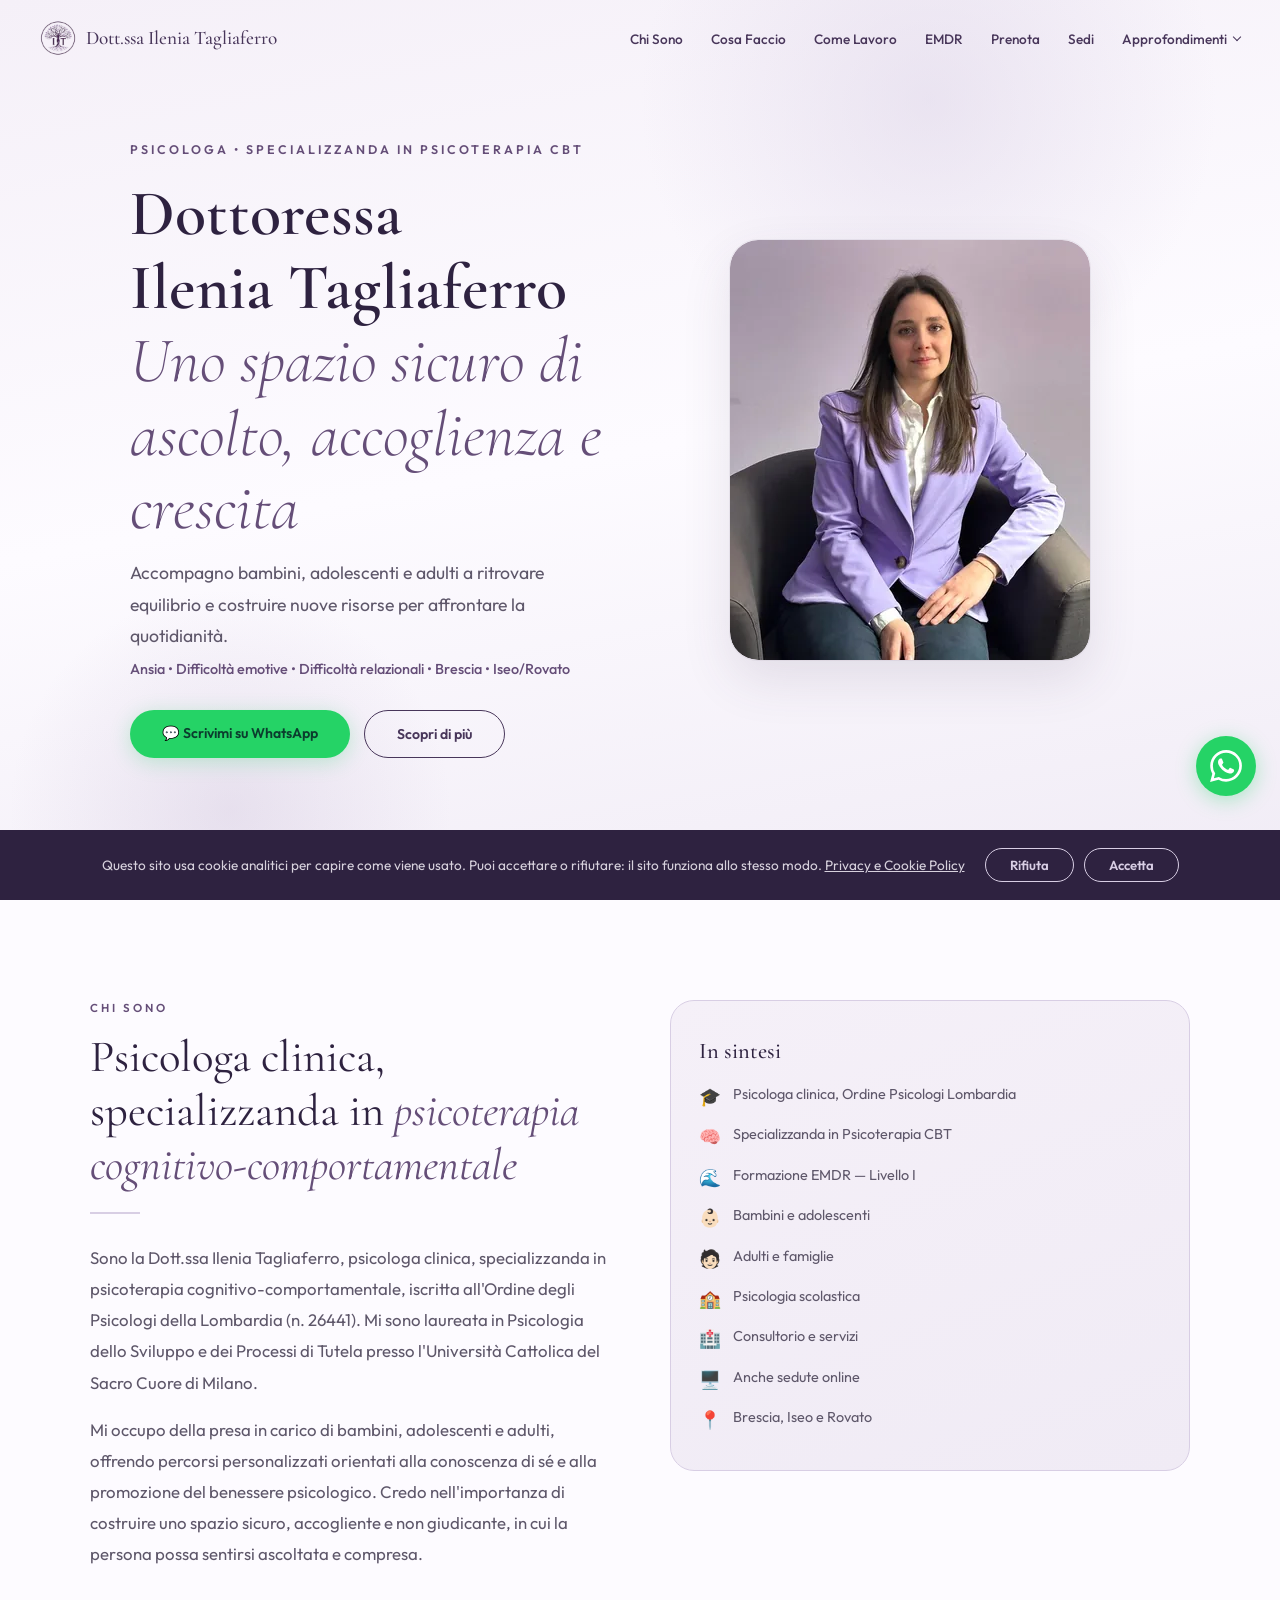
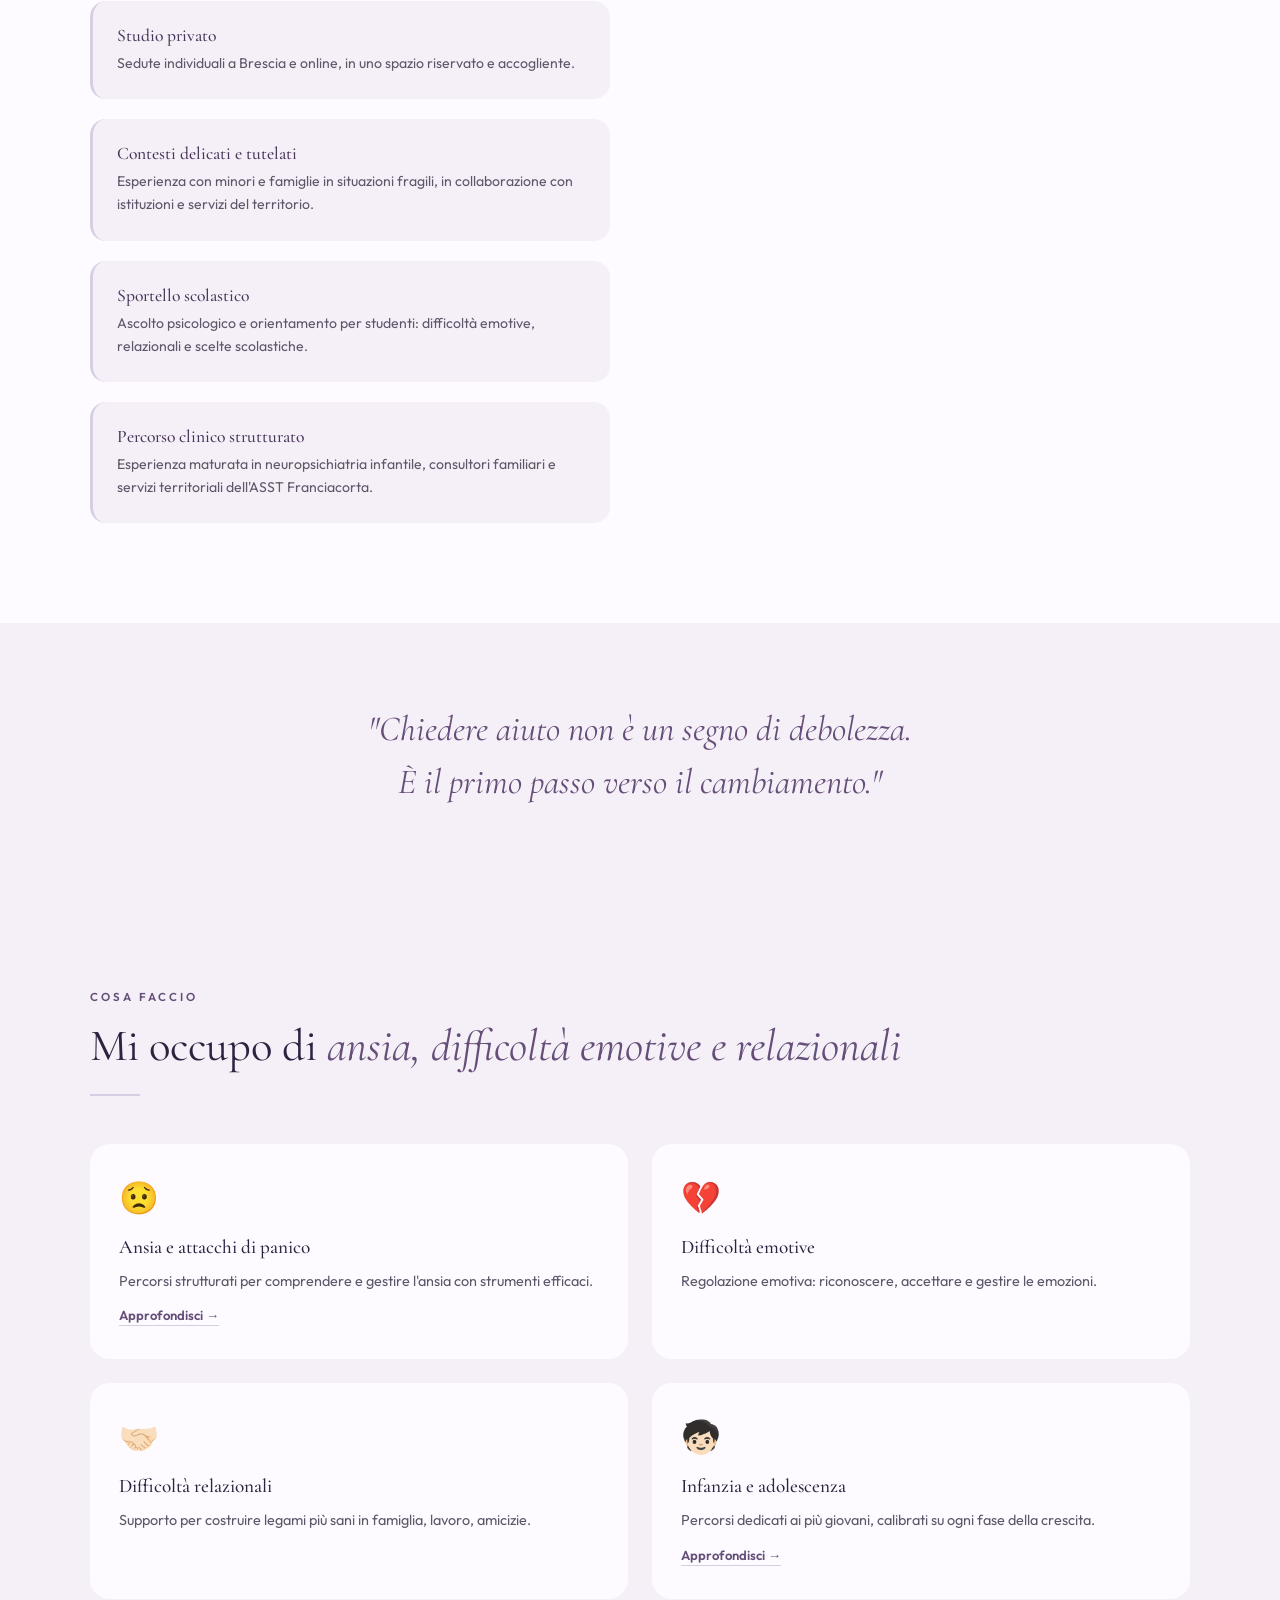
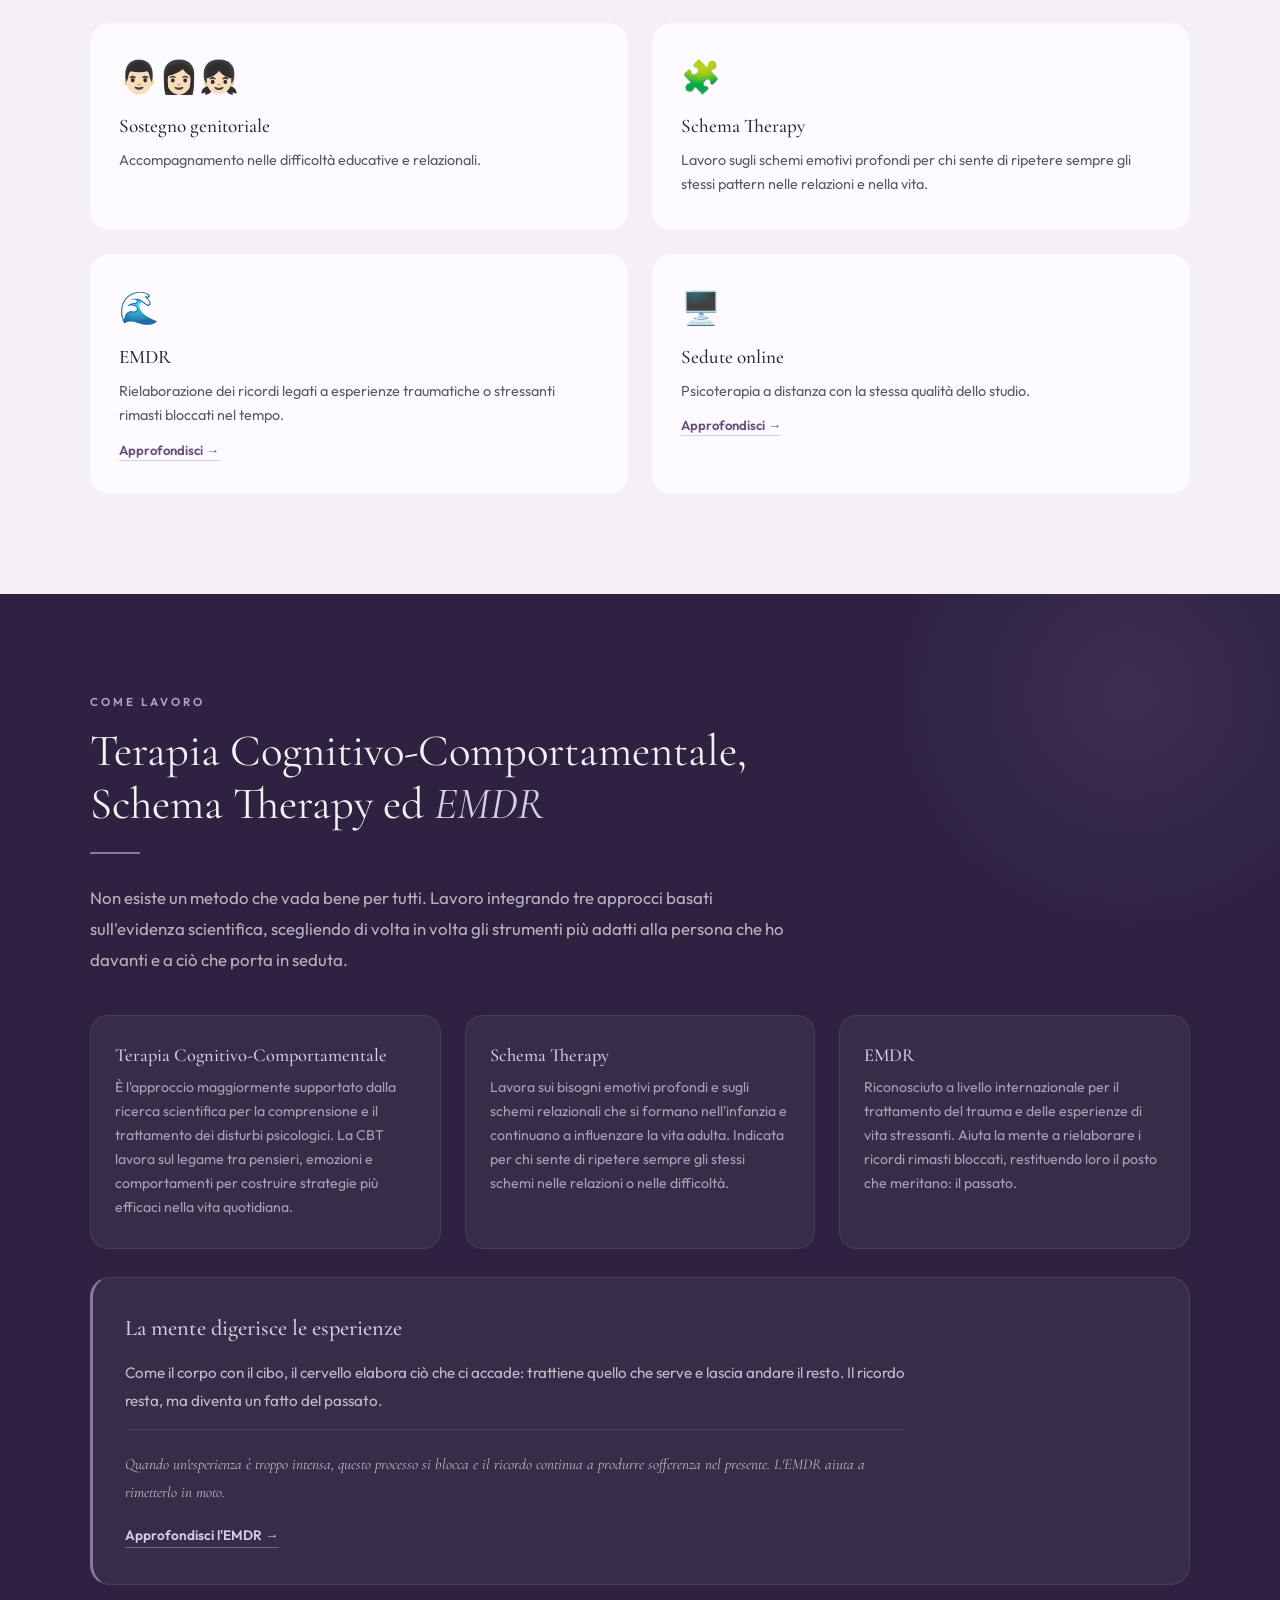
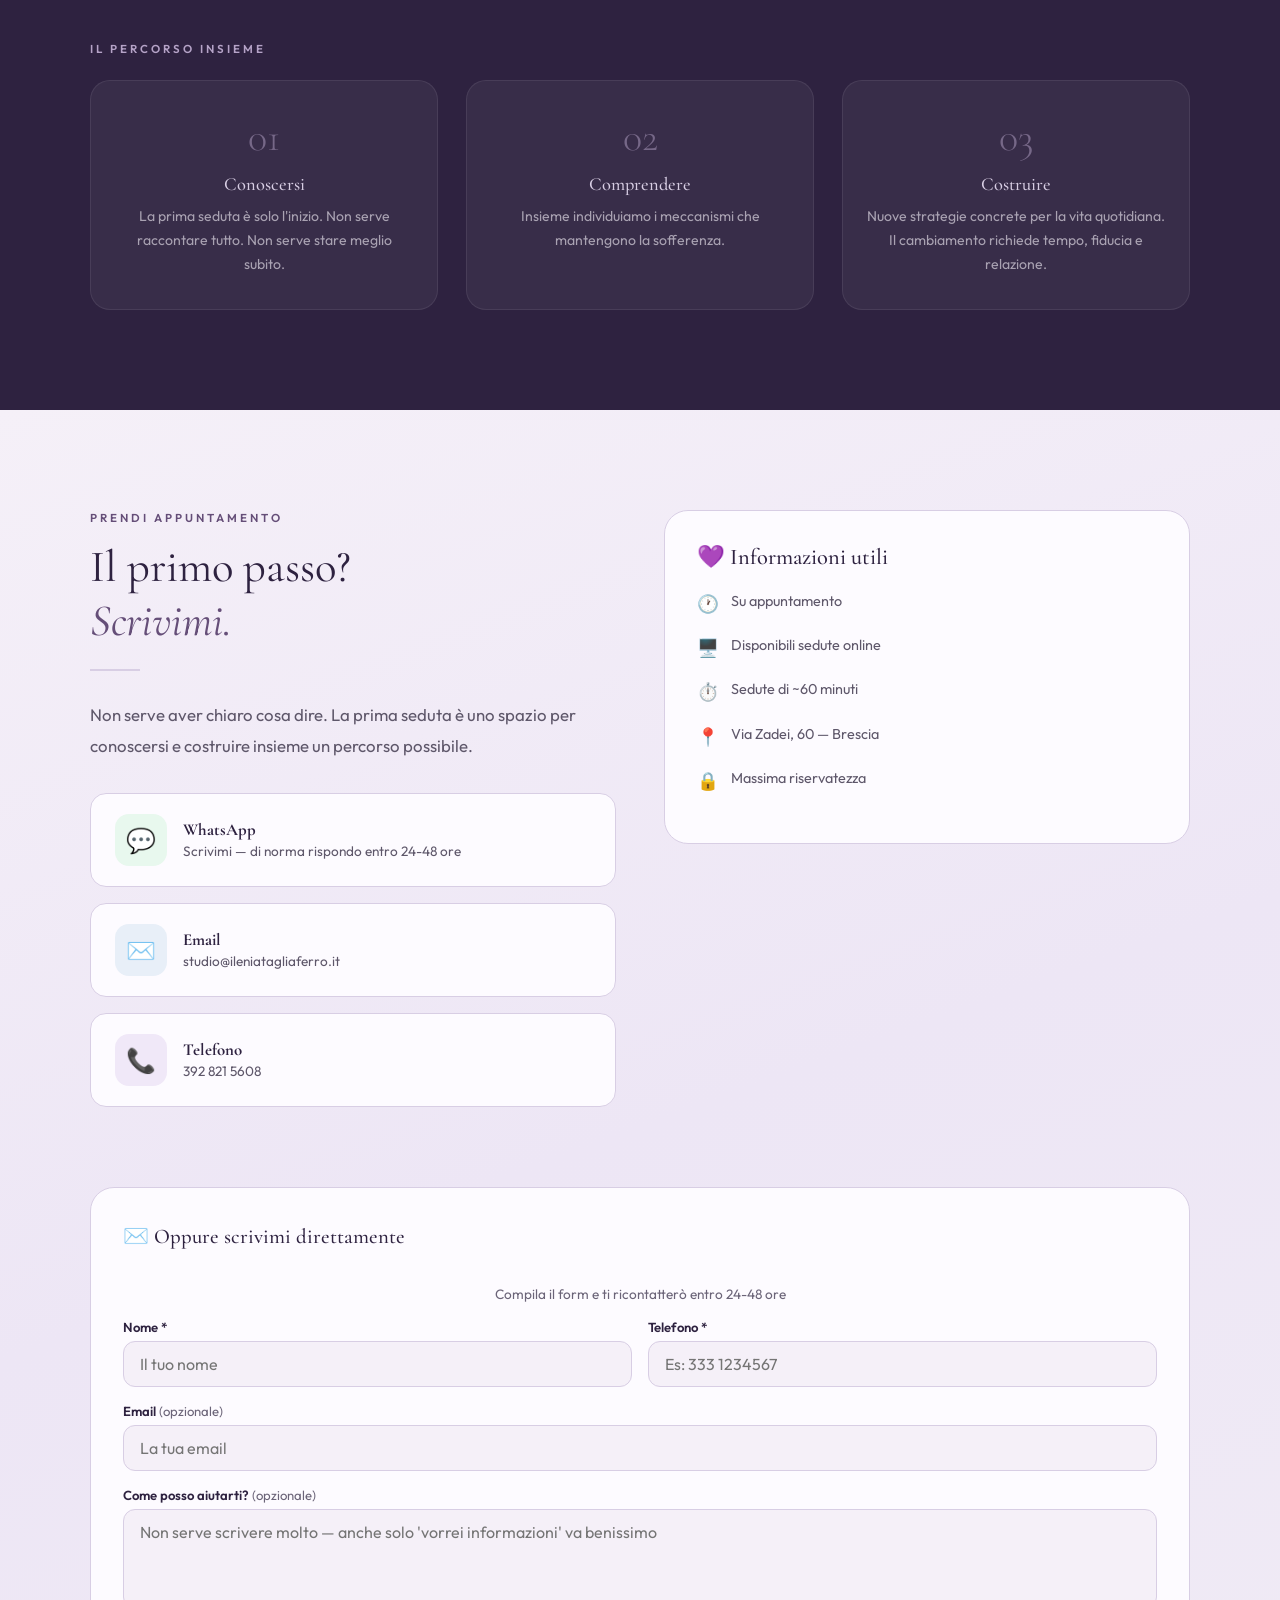
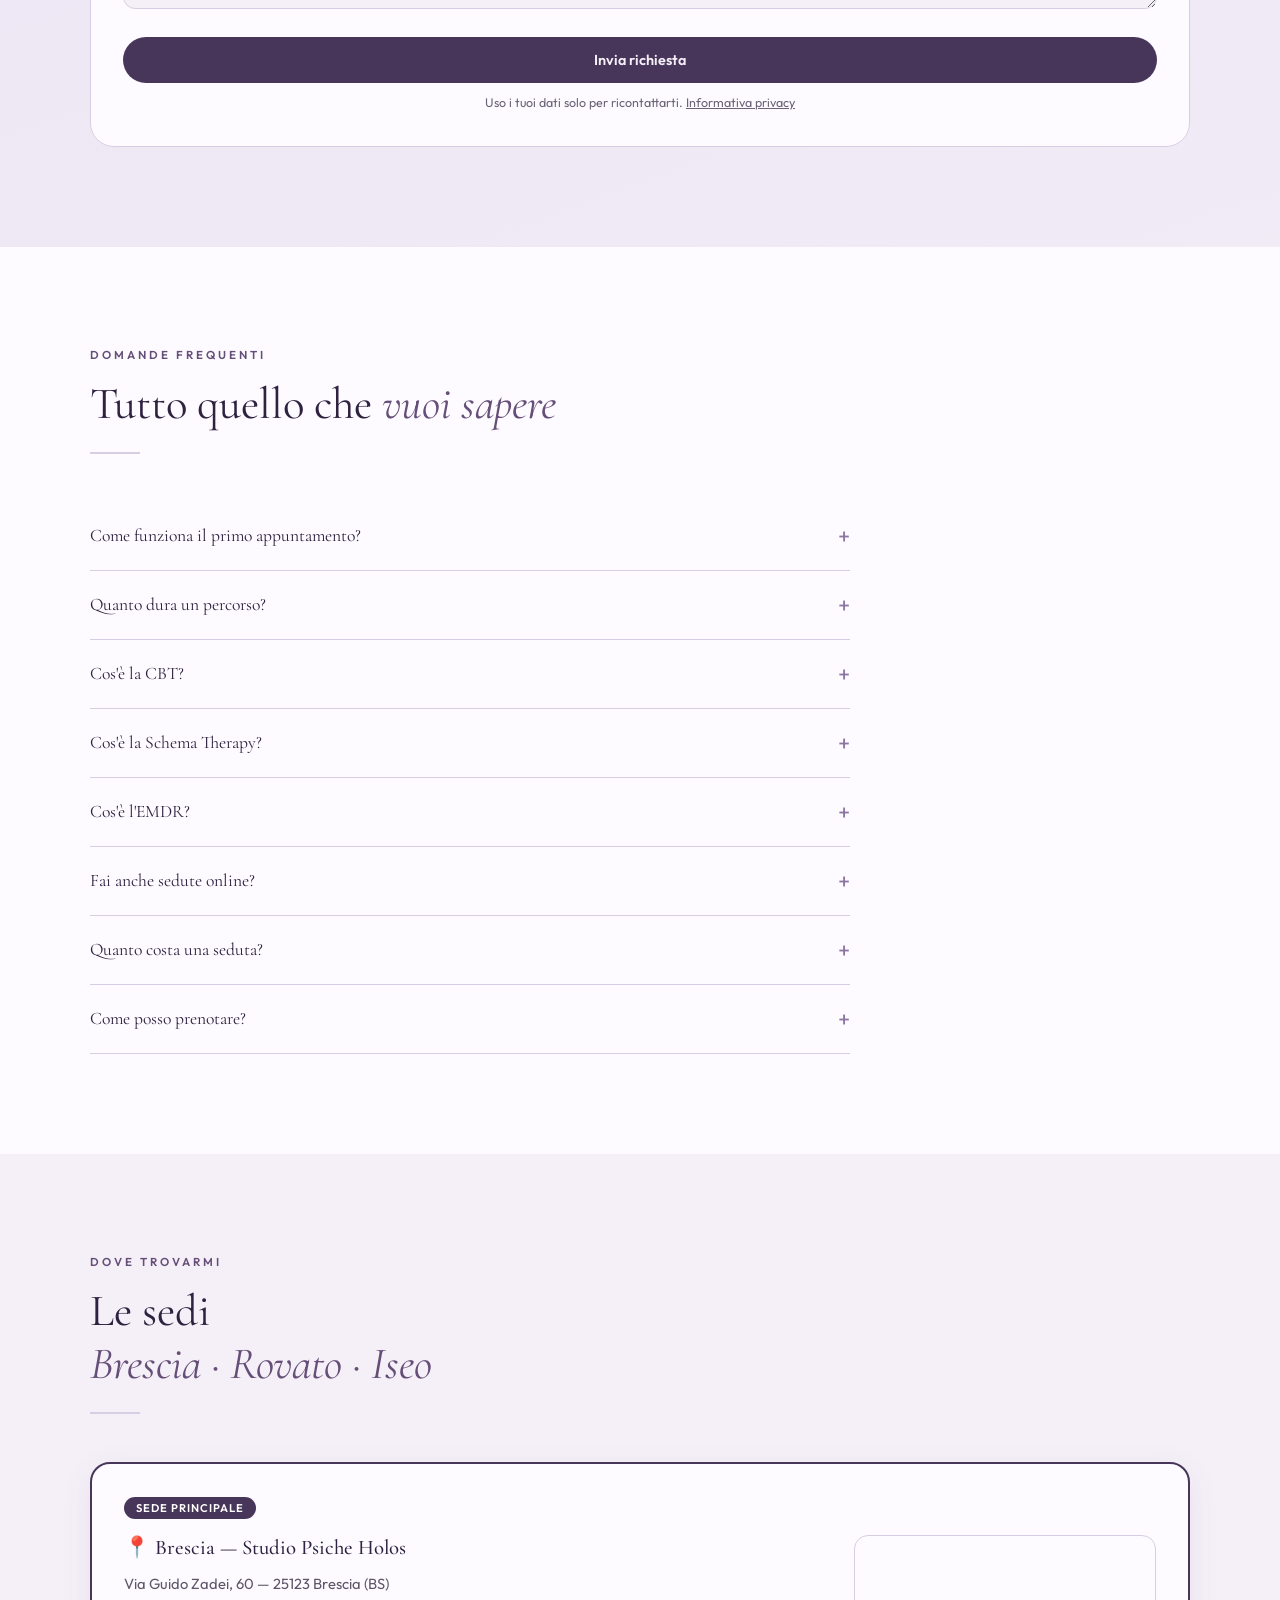
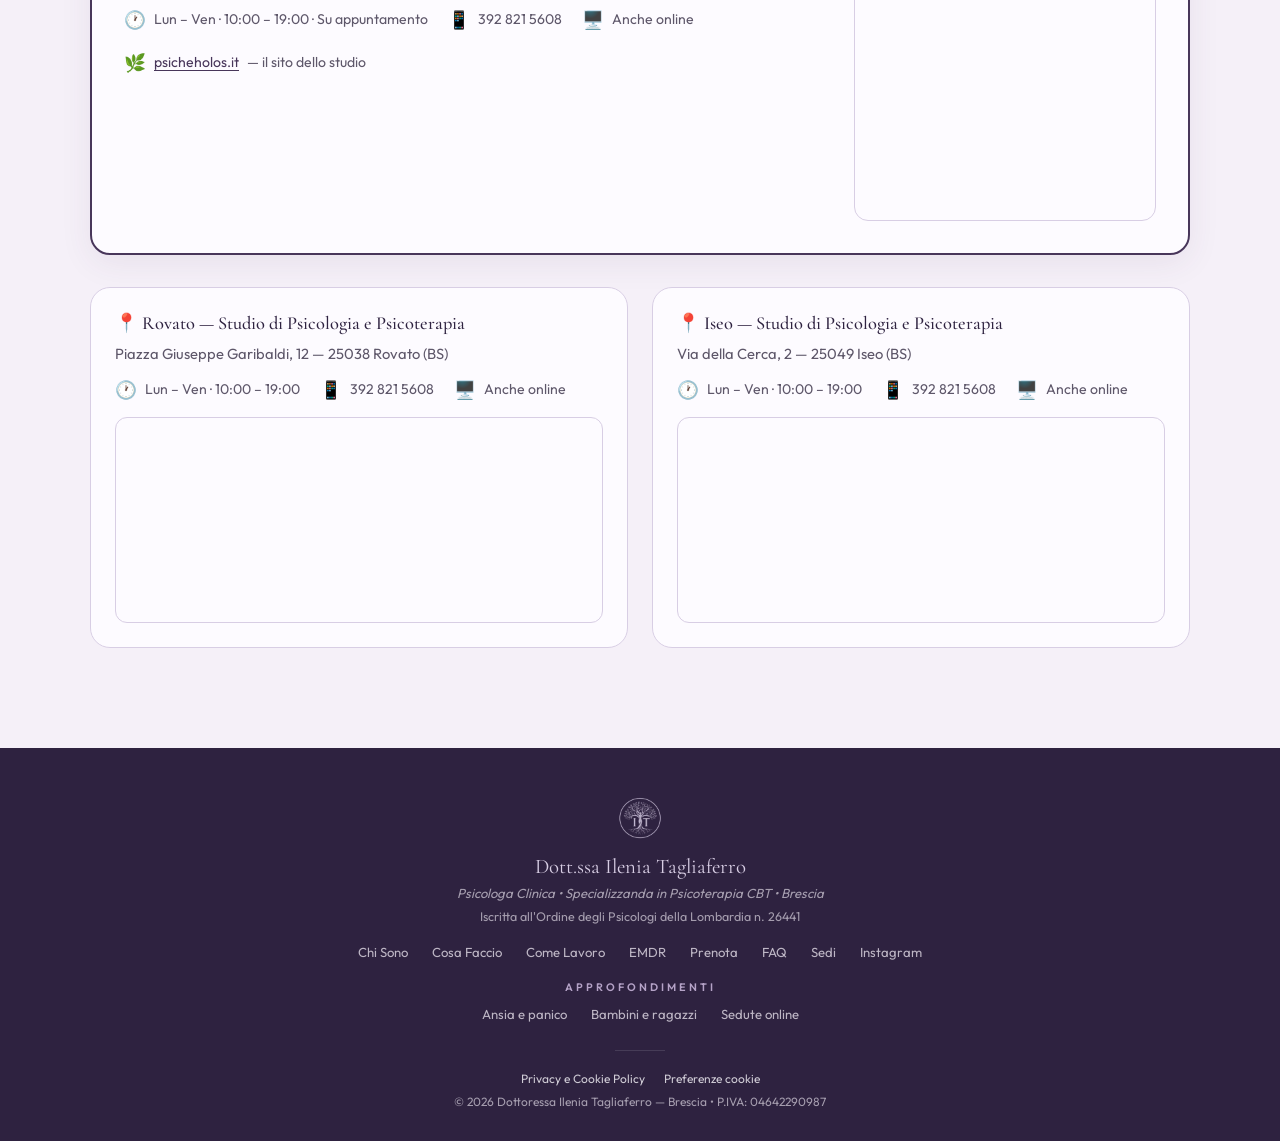
<file: index.html>
<!DOCTYPE html>
<html lang="it">
<head>
<meta charset="UTF-8">
<meta name="viewport" content="width=device-width, initial-scale=1.0">

<!-- TITLE: keyword prima del nome = più peso SEO | 60 caratteri visibili -->
<title>Psicologa Clinica a Brescia | Dott.ssa Ilenia Tagliaferro</title>

<!-- META DESCRIPTION: include città target + specializzazione + CTA -->
<meta name="description" content="Psicologa clinica a Brescia, Rovato, Iseo e online: ansia, difficoltà emotive e relazionali per bambini, adolescenti e adulti. Scrivimi su WhatsApp.">

<!-- CANONICAL: previene frammentazione autorità pagina su Google -->
<link rel="canonical" href="https://ileniatagliaferro.it/">

<!-- OPEN GRAPH (Social / WhatsApp preview) -->
<meta property="og:title" content="Psicologa Clinica a Brescia | Dott.ssa Ilenia Tagliaferro">
<meta property="og:description" content="Psicologa clinica a Brescia, Iseo e Rovato, specializzanda in psicoterapia cognitivo-comportamentale (CBT). Percorsi per ansia, difficoltà emotive e relazionali. Prenota su WhatsApp.">
<meta property="og:image" content="https://ileniatagliaferro.it/images/og-home.jpg">
<meta property="og:image:alt" content="Dott.ssa Ilenia Tagliaferro, psicologa clinica a Brescia">
<meta property="og:image:width" content="1200">
<meta property="og:image:height" content="630">
<meta property="og:type" content="website">
<meta property="og:url" content="https://ileniatagliaferro.it/">
<meta property="og:locale" content="it_IT">
<meta property="og:site_name" content="Dott.ssa Ilenia Tagliaferro">
<meta name="twitter:card" content="summary_large_image">

<meta name="theme-color" content="#FDFBFF">
<meta name="referrer" content="strict-origin-when-cross-origin">
<link rel="icon" href="/favicon.ico" sizes="any">
<link rel="icon" type="image/png" sizes="96x96" href="/images/favicon.png">
<link rel="apple-touch-icon" href="/images/apple-touch-icon.png">
<link rel="preload" as="font" type="font/woff2" href="assets/fonts/cormorant-garamond-latin-600-normal.woff2" crossorigin>
<link rel="preload" as="font" type="font/woff2" href="assets/fonts/cormorant-garamond-latin-300-italic.woff2" crossorigin>
<link rel="preload" as="font" type="font/woff2" href="assets/fonts/outfit-latin-400-normal.woff2" crossorigin>
<link rel="preload" as="font" type="font/woff2" href="assets/fonts/outfit-latin-600-normal.woff2" crossorigin>
<link rel="stylesheet" href="css/fonts.css?v=20261010">

<!-- GOOGLE ANALYTICS 4 — caricato SOLO dopo il consenso (vedi js/main.js) -->
<script>
  window.dataLayer = window.dataLayer || [];
  function gtag(){dataLayer.push(arguments);}
  window.GA_ID = 'G-Z0CZXPLDKG';
  window.gaLoaded = false;

  // Prima del consenso il sito non contatta googletagmanager.com in alcun modo.
  function loadGA(){
    // GA4 solo sul dominio vero: anteprime (github.io) e prove in locale non vengono contate
    if (!/(^|\.)ileniatagliaferro\.it$/.test(location.hostname)) return;
    if (window.gaLoaded) return;
    window.gaLoaded = true;
    var s = document.createElement('script');
    s.async = true;
    s.src = 'https://www.googletagmanager.com/gtag/js?id=' + window.GA_ID;
    document.head.appendChild(s);
    gtag('js', new Date());
    gtag('consent', 'default', {
      ad_storage: 'denied', ad_user_data: 'denied', ad_personalization: 'denied',
      analytics_storage: 'granted', functionality_storage: 'granted', security_storage: 'granted'
    });
    gtag('config', window.GA_ID, { anonymize_ip: true });
  }

  function trackEv(n,p){ if (window.gaLoaded) { gtag('event', n, p || {}); } }
  function trackWA(l)    { trackEv('whatsapp_click',{event_category:'contatto',event_label:l}); }
  function trackEmail(l) { trackEv('email_click',{event_category:'contatto',event_label:l}); }
  function trackPhone(l) { trackEv('phone_click',{event_category:'contatto',event_label:l}); }
</script>

<link rel="stylesheet" href="css/style.css?v=20261014">

<!--
  SCHEMA.ORG — Dati strutturati per SEO locale
  Tipo MedicalBusiness (sottotipo di LocalBusiness): "Psychologist" non esiste in schema.org
  e veniva ignorato. LocalBusiness è il segnale più forte per le ricerche locali (psicologa Brescia ecc.)
-->
<script type="application/ld+json">
{
  "@context": "https://schema.org",
  "@type": "MedicalBusiness",
  "name": "Dott.ssa Ilenia Tagliaferro — Psicologa Clinica",
  "description": "Psicologa clinica, specializzanda in psicoterapia cognitivo-comportamentale (CBT), a Brescia, Iseo e Rovato. Percorsi individuali per ansia, difficoltà emotive e relazionali. Bambini, adolescenti e adulti.",
  "url": "https://ileniatagliaferro.it/",
  "telephone": "+393928215608",
  "email": "studio@ileniatagliaferro.it",
  "image": "https://ileniatagliaferro.it/images/foto-ilenia-v2.jpg",
  "priceRange": "€€",
  "currenciesAccepted": "EUR",
  "paymentAccepted": "Cash, Bank Transfer",
  "vatID": "IT04642290987",
  "address": {
    "@type": "PostalAddress",
    "streetAddress": "Via Guido Zadei, 60",
    "addressLocality": "Brescia",
    "postalCode": "25123",
    "addressRegion": "BS",
    "addressCountry": "IT"
  },
  "geo": {
    "@type": "GeoCoordinates",
    "latitude": 45.534,
    "longitude": 10.2175
  },
  "areaServed": [
    { "@type": "City", "name": "Brescia" },
    { "@type": "City", "name": "Iseo" },
    { "@type": "City", "name": "Rovato" },
    { "@type": "City", "name": "Franciacorta" },
    { "@type": "AdministrativeArea", "name": "Provincia di Brescia" }
  ],
  "openingHoursSpecification": [
    {
      "@type": "OpeningHoursSpecification",
      "dayOfWeek": ["Monday","Tuesday","Wednesday","Thursday","Friday"],
      "opens": "10:00",
      "closes": "19:00"
    }
  ],
  "hasOfferCatalog": {
    "@type": "OfferCatalog",
    "name": "Servizi psicologici",
    "itemListElement": [
      {
        "@type": "Offer",
        "itemOffered": {
          "@type": "MedicalTherapy",
          "name": "Percorsi a orientamento cognitivo-comportamentale (CBT)",
          "description": "Percorsi individuali per ansia, attacchi di panico, difficoltà emotive e relazionali a Brescia"
        }
      },
      {
        "@type": "Offer",
        "itemOffered": {
          "@type": "MedicalTherapy",
          "name": "Schema Therapy",
          "description": "Terapia degli schemi emotivi profondi per adulti"
        }
      },
      {
        "@type": "Offer",
        "itemOffered": {
          "@type": "MedicalTherapy",
          "name": "Supporto psicologico bambini e adolescenti",
          "description": "Sostegno psicologico per età evolutiva a Brescia e Iseo"
        }
      },
      {
        "@type": "Offer",
        "itemOffered": {
          "@type": "MedicalTherapy",
          "name": "Sedute online",
          "description": "Sedute in videochiamata a orientamento cognitivo-comportamentale, per tutta la provincia di Brescia"
        }
      }
    ]
  },
  "knowsAbout": [
    "Psicoterapia Cognitivo-Comportamentale",
    "Psicologia Clinica",
    "Ansia",
    "Attacchi di panico",
    "Schema Therapy",
    "Difficoltà emotive",
    "Psicologia dell'età evolutiva",
    "Psicologia scolastica",
    "Sostegno genitoriale"
  ],
  "founder": {
    "@type": "Person",
    "name": "Dott.ssa Ilenia Tagliaferro",
    "jobTitle": "Psicologa Clinica · Specializzanda in Psicoterapia CBT",
    "image": "https://ileniatagliaferro.it/images/foto-ilenia-v2.jpg",
    "url": "https://ileniatagliaferro.it/",
    "alumniOf": { "@type": "CollegeOrUniversity", "name": "Università Cattolica del Sacro Cuore" },
    "memberOf": { "@type": "Organization", "name": "Ordine degli Psicologi della Lombardia"
      },
      "identifier": {
        "@type": "PropertyValue",
        "propertyID": "Numero iscrizione Ordine degli Psicologi della Lombardia",
        "value": "26441" },
    "knowsAbout": [
      "Psicoterapia Cognitivo-Comportamentale",
      "Schema Therapy",
      "Ansia e attacchi di panico",
      "Difficoltà emotive e relazionali",
      "Psicologia dell'età evolutiva"
    ],
    "sameAs": [ "https://www.instagram.com/psicologa_ileniatagliaferro/" ],
    "worksFor": { "@type": "MedicalBusiness", "name": "Psiche Holos", "url": "https://www.psicheholos.it/" }
  },
  "sameAs": [
    "https://www.instagram.com/psicologa_ileniatagliaferro/",
    "https://www.guidapsicologi.it/studio/ilenia-tagliaferro"
  ],
  "memberOf": {
    "@type": "MedicalBusiness",
    "name": "Psiche Holos",
    "url": "https://www.psicheholos.it/"
  }
}
</script>

<!--
  FAQPAGE SCHEMA — Le FAQ diventano rich snippet in Google
  Effetto visivo: il sito occupa il doppio dello spazio nei risultati di ricerca
  con le domande espandibili direttamente nella SERP
-->
<script type="application/ld+json">
{
  "@context": "https://schema.org",
  "@type": "FAQPage",
  "mainEntity": [
    {
      "@type": "Question",
      "name": "Come funziona il primo appuntamento?",
      "acceptedAnswer": {
        "@type": "Answer",
        "text": "Il primo colloquio è un momento di conoscenza. Si racconta il motivo per cui si è chiesto aiuto, con i propri tempi. Dura circa 60 minuti. Con i minori, bambini e adolescenti, il primo colloquio è sempre con i genitori."
      }
    },
    {
      "@type": "Question",
      "name": "Quanto dura un percorso?",
      "acceptedAnswer": {
        "@type": "Answer",
        "text": "Non esiste una durata standard. La frequenza delle sedute viene concordata in base alle esigenze individuali, nel rispetto dei tempi di ciascuno."
      }
    },
    {
      "@type": "Question",
      "name": "Cos'è la CBT?",
      "acceptedAnswer": {
        "@type": "Answer",
        "text": "La Terapia Cognitivo-Comportamentale è un approccio scientificamente validato che lavora sul legame tra pensieri, emozioni e comportamenti per costruire strategie più funzionali."
      }
    },
    {
      "@type": "Question",
      "name": "Cos'è la Schema Therapy?",
      "acceptedAnswer": {
        "@type": "Answer",
        "text": "La Schema Therapy aiuta a capire perché certi schemi emotivi e relazionali si ripetono nella nostra vita, anche quando vorremmo che le cose andassero diversamente. Lavora sulle radici profonde del disagio: i modelli emotivi sviluppati nel tempo che, senza che ce ne accorgiamo, continuano a guidare le nostre reazioni da adulti. È particolarmente utile per chi fatica nelle relazioni, con l'autostima o si ritrova in situazioni di blocco difficili da spiegare."
      }
    },
    {
      "@type": "Question",
      "name": "Cos'è l'EMDR?",
      "acceptedAnswer": {
        "@type": "Answer",
        "text": "Un approccio psicoterapeutico riconosciuto a livello internazionale per il trattamento del trauma e delle esperienze di vita stressanti. Aiuta la mente a rielaborare i ricordi rimasti bloccati, riducendo il disagio che continuano a provocare nel presente."
      }
    },
    {
      "@type": "Question",
      "name": "Fai anche sedute online?",
      "acceptedAnswer": {
        "@type": "Answer",
        "text": "Sì, in videochiamata, con la stessa cura e la stessa riservatezza degli incontri in studio. Non è la modalità più adatta a ogni situazione: ne parliamo insieme e ti aiuto a capire qual è la scelta migliore per te."
      }
    },
    {
      "@type": "Question",
      "name": "Quanto costa una seduta?",
      "acceptedAnswer": {
        "@type": "Answer",
        "text": "Una seduta costa 70 €."
      }
    },
    {
      "@type": "Question",
      "name": "Come posso prenotare?",
      "acceptedAnswer": {
        "@type": "Answer",
        "text": "Scrivimi su WhatsApp, email o chiamami. Di norma ti rispondo entro 24-48 ore per fissare un primo appuntamento."
      }
    }
  ]
}
</script>

<noscript><style>.reveal{opacity:1!important;transform:none!important}</style></noscript>
</head>
  <body>
<a class="skip-link" href="#contenuto">Vai al contenuto</a>

<!-- COOKIE -->
<div class="cookie-banner" id="cookieBanner" role="dialog" aria-label="Consenso cookie">
  <span>Questo sito usa cookie analitici per capire come viene usato. Puoi accettare o rifiutare: il sito funziona allo stesso modo. <a href="privacy.html" style="color:inherit;text-decoration:underline">Privacy e Cookie Policy</a></span>
  <div class="cookie-actions">
    <button type="button" class="cookie-reject" onclick="setConsent(false)">Rifiuta</button>
    <button type="button" class="cookie-accept" onclick="setConsent(true)">Accetta</button>
  </div>
</div>


<!-- NAV -->
<nav id="nav">
  <a href="#" class="nav-brand">
    <picture><source type="image/webp" srcset="images/logo-ilenia-sm.webp"><img src="images/logo-ilenia-sm.png" width="120" height="120" alt="Logo Dott.ssa Ilenia Tagliaferro — Psicologa a Brescia" class="nav-logo-img"></picture>
    <span class="nav-name">Dott.ssa Ilenia Tagliaferro</span>
  </a>
  <ul class="nav-links" id="navLinks">
    <li><a href="#chi-sono" onclick="closeNav()">Chi Sono</a></li>
    <li><a href="#cosa-faccio" onclick="closeNav()">Cosa Faccio</a></li>
    <li><a href="#come-lavoro" onclick="closeNav()">Come Lavoro</a></li>
    <li><a href="emdr.html">EMDR</a></li>
    <li><a href="#prenota" onclick="closeNav()">Prenota</a></li>

    <!-- <li><a href="#blog" onclick="closeNav()">Blog</a></li> -->
    <li><a href="#dove-siamo" onclick="closeNav()">Sedi</a></li>
    <li class="nav-drop">
      <button type="button" class="nav-drop-btn" onclick="toggleDrop(this)" aria-expanded="false" aria-controls="navSub">Approfondimenti</button>
      <ul class="nav-sub" id="navSub">
        <li><a href="ansia-attacchi-di-panico.html">Ansia e panico</a></li>
        <li><a href="psicologa-bambini-adolescenti.html">Bambini e ragazzi</a></li>
        <li><a href="psicologa-online.html">Sedute online</a></li>
      </ul>
    </li>
  </ul>
  <button type="button" class="hamburger" onclick="toggleNav()" aria-label="Menu" aria-expanded="false" aria-controls="navLinks"><span></span><span></span><span></span></button>
</nav>

<main id="contenuto">

<!-- HERO -->
<section class="hero">
  <div class="hero-orb hero-orb-1"></div>
  <div class="hero-orb hero-orb-2"></div>
  <div class="hero-inner">
    <div class="hero-text">
      <p class="hero-intro">Psicologa &bull; Specializzanda in Psicoterapia CBT</p>
      <h1><strong>Dottoressa<br>Ilenia Tagliaferro</strong><em>Uno spazio sicuro di ascolto, accoglienza e crescita</em></h1>
      <p class="hero-desc">Accompagno bambini, adolescenti e adulti a ritrovare equilibrio e costruire nuove risorse per affrontare la quotidianità.</p>
      <p class="hero-spec">Ansia &bull; Difficoltà emotive &bull; Difficoltà relazionali &bull; Brescia &bull; Iseo/Rovato</p>
      <div class="hero-cta">
        <a href="https://wa.me/393928215608?text=Buongiorno%20Dott.ssa%20Tagliaferro,%20vorrei%20prenotare%20un%20appuntamento" target="_blank" rel="noopener noreferrer" class="btn btn-wa" onclick="trackWA('hero')">💬 Scrivimi su WhatsApp</a>
        <a href="#chi-sono" class="btn btn-ghost">Scopri di più</a>
      </div>
    </div>
    <div class="hero-visual">
      <div class="hero-card has-photo">
        <picture>
          <source type="image/webp" srcset="images/foto-ilenia-v2-360.webp 360w, images/foto-ilenia-v2-540.webp 540w, images/foto-ilenia-v2-720.webp 720w" sizes="(max-height:500px) and (orientation:landscape) 160px, (max-width:900px) 270px, 360px">
          <img src="images/foto-ilenia-v2.jpg" width="720" height="840" fetchpriority="high" class="hero-card-photo" alt="Dott.ssa Ilenia Tagliaferro, psicologa clinica a Brescia">
        </picture>
        <div class="hero-card-placeholder">
          <svg viewBox="0 0 24 24"><circle cx="12" cy="8" r="4"/><path d="M20 21a8 8 0 1 0-16 0"/></svg>
        </div>
        <span class="hero-card-name">Dottoressa Ilenia<br>Tagliaferro</span>
        <span class="hero-card-role">SPECIALIZZANDA IN PSICOTERAPIA CBT</span>
      </div>
    </div>
  </div>
</section>

<!-- CHI SONO -->
<section class="chi-sono" id="chi-sono">
  <div class="container">
    <div class="chi-content">
      <div>
        <div class="section-label reveal">Chi Sono</div>
        <h2 class="section-title reveal">Psicologa clinica,<br>specializzanda in <em>psicoterapia cognitivo-comportamentale</em></h2>
        <div class="section-line reveal"></div>
        <p class="section-text reveal">Sono la Dott.ssa Ilenia Tagliaferro, psicologa clinica, specializzanda in psicoterapia cognitivo-comportamentale, iscritta all'Ordine degli Psicologi della Lombardia (n. 26441). Mi sono laureata in Psicologia dello Sviluppo e dei Processi di Tutela presso l'Università Cattolica del Sacro Cuore di Milano.</p>
        <p class="section-text reveal" style="margin-top:16px">Mi occupo della presa in carico di bambini, adolescenti e adulti, offrendo percorsi personalizzati orientati alla conoscenza di sé e alla promozione del benessere psicologico. Credo nell'importanza di costruire uno spazio sicuro, accogliente e non giudicante, in cui la persona possa sentirsi ascoltata e compresa.</p>
        <div class="chi-highlights">
          <div class="chi-highlight reveal"><h3>Studio privato</h3><p>Sedute individuali a Brescia e online, in uno spazio riservato e accogliente.</p></div>
          <div class="chi-highlight reveal rd1"><h3>Contesti delicati e tutelati</h3><p>Esperienza con minori e famiglie in situazioni fragili, in collaborazione con istituzioni e servizi del territorio.</p></div>
          <div class="chi-highlight reveal rd2"><h3>Sportello scolastico</h3><p>Ascolto psicologico e orientamento per studenti: difficoltà emotive, relazionali e scelte scolastiche.</p></div>
          <div class="chi-highlight reveal rd3"><h3>Percorso clinico strutturato</h3><p>Esperienza maturata in neuropsichiatria infantile, consultori familiari e servizi territoriali dell'ASST Franciacorta.</p></div>
        </div>
      </div>
      <div class="chi-sidebar reveal">
        <div class="chi-detail-card">
          <h3>In sintesi</h3>
          <ul class="chi-detail-list">
            <li><span>🎓</span> Psicologa clinica, Ordine Psicologi Lombardia</li>
            <li><span>🧠</span> Specializzanda in Psicoterapia CBT</li>
            <li><span>🌊</span> Formazione EMDR — Livello I</li>
            <li><span>👶🏻</span> Bambini e adolescenti</li>
            <li><span>🧑🏻</span> Adulti e famiglie</li>
            <li><span>🏫</span> Psicologia scolastica</li>
            <li><span>🏥</span> Consultorio e servizi</li>
            <li><span>🖥️</span> Anche sedute online</li>
            <li><span>📍</span> Brescia, Iseo e Rovato</li>
          </ul>
        </div>
      </div>
    </div>
  </div>
</section>

<!-- QUOTE -->
<div class="quote-section">
  <p class="quote-text reveal">"Chiedere aiuto non è un segno di debolezza.<br>È il primo passo verso il cambiamento."</p>
</div>

<!-- COSA FACCIO -->
<section class="cosa-faccio" id="cosa-faccio">
  <div class="container">
    <div class="section-label reveal">Cosa faccio</div>
    <h2 class="section-title reveal">Mi occupo di <em>ansia, difficoltà emotive e relazionali</em></h2>
    <div class="section-line reveal"></div>
    <div class="cosa-grid">
      <div class="cosa-card reveal"><span class="cosa-card-icon" aria-hidden="true">😟</span><h3>Ansia e attacchi di panico</h3><p>Percorsi strutturati per comprendere e gestire l'ansia con strumenti efficaci.</p><a href="ansia-attacchi-di-panico.html" class="cosa-card-link">Approfondisci &rarr;</a></div>
      <div class="cosa-card reveal rd1"><span class="cosa-card-icon" aria-hidden="true">💔</span><h3>Difficoltà emotive</h3><p>Regolazione emotiva: riconoscere, accettare e gestire le emozioni.</p></div>
      <div class="cosa-card reveal rd2"><span class="cosa-card-icon" aria-hidden="true">🤝🏻</span><h3>Difficoltà relazionali</h3><p>Supporto per costruire legami più sani in famiglia, lavoro, amicizie.</p></div>
      <div class="cosa-card reveal rd3"><span class="cosa-card-icon" aria-hidden="true">🧒🏻</span><h3>Infanzia e adolescenza</h3><p>Percorsi dedicati ai più giovani, calibrati su ogni fase della crescita.</p><a href="psicologa-bambini-adolescenti.html" class="cosa-card-link">Approfondisci &rarr;</a></div>
      <div class="cosa-card reveal"><span class="cosa-card-icon" aria-hidden="true">👨🏻‍👩🏻‍👧🏻</span><h3>Sostegno genitoriale</h3><p>Accompagnamento nelle difficoltà educative e relazionali.</p></div>
      <div class="cosa-card reveal rd1"><span class="cosa-card-icon" aria-hidden="true">🧩</span><h3>Schema Therapy</h3><p>Lavoro sugli schemi emotivi profondi per chi sente di ripetere sempre gli stessi pattern nelle relazioni e nella vita.</p></div>
      <div class="cosa-card reveal rd2"><span class="cosa-card-icon" aria-hidden="true">🌊</span><h3>EMDR</h3><p>Rielaborazione dei ricordi legati a esperienze traumatiche o stressanti rimasti bloccati nel tempo.</p><a href="emdr.html" class="cosa-card-link">Approfondisci &rarr;</a></div>
      <div class="cosa-card reveal rd3"><span class="cosa-card-icon" aria-hidden="true">🖥️</span><h3>Sedute online</h3><p>Psicoterapia a distanza con la stessa qualità dello studio.</p><a href="psicologa-online.html" class="cosa-card-link">Approfondisci &rarr;</a></div>
    </div>
  </div>
</section>

<!-- COME LAVORO -->
<section class="come-lavoro" id="come-lavoro">
  <div class="container">
    <div class="section-label reveal">Come lavoro</div>
    <h2 class="section-title reveal">Terapia Cognitivo-Comportamentale,<br>Schema Therapy ed <em>EMDR</em></h2>
    <div class="section-line reveal"></div>
    <p class="section-text reveal">Non esiste un metodo che vada bene per tutti. Lavoro integrando tre approcci basati sull'evidenza scientifica, scegliendo di volta in volta gli strumenti più adatti alla persona che ho davanti e a ciò che porta in seduta.</p>
    <div class="approcci">
      <div class="approccio reveal">
        <h3>Terapia Cognitivo-Comportamentale</h3>
        <p>È l'approccio maggiormente supportato dalla ricerca scientifica per la comprensione e il trattamento dei disturbi psicologici. La CBT lavora sul legame tra pensieri, emozioni e comportamenti per costruire strategie più efficaci nella vita quotidiana.</p>
      </div>
      <div class="approccio reveal rd1">
        <h3>Schema Therapy</h3>
        <p>Lavora sui bisogni emotivi profondi e sugli schemi relazionali che si formano nell'infanzia e continuano a influenzare la vita adulta. Indicata per chi sente di ripetere sempre gli stessi schemi nelle relazioni o nelle difficoltà.</p>
      </div>
      <div class="approccio reveal rd2">
        <h3>EMDR</h3>
        <p>Riconosciuto a livello internazionale per il trattamento del trauma e delle esperienze di vita stressanti. Aiuta la mente a rielaborare i ricordi rimasti bloccati, restituendo loro il posto che meritano: il passato.</p>
      </div>
    </div>
    <div class="metafora reveal">
      <h3>La mente digerisce le esperienze</h3>
      <p>Come il corpo con il cibo, il cervello elabora ciò che ci accade: trattiene quello che serve e lascia andare il resto. Il ricordo resta, ma diventa un fatto del passato.</p>
      <p class="metafora-quote">Quando un'esperienza è troppo intensa, questo processo si blocca e il ricordo continua a produrre sofferenza nel presente. L'EMDR aiuta a rimetterlo in moto.</p>
      <a href="emdr.html" class="metafora-link">Approfondisci l'EMDR &rarr;</a>
    </div>
    <div class="come-sub-label reveal">Il percorso insieme</div>
    <div class="come-steps">
      <div class="come-step reveal"><span class="come-step-num">01</span><h3>Conoscersi</h3><p>La prima seduta è solo l'inizio. Non serve raccontare tutto. Non serve stare meglio subito.</p></div>
      <div class="come-step reveal rd1"><span class="come-step-num">02</span><h3>Comprendere</h3><p>Insieme individuiamo i meccanismi che mantengono la sofferenza.</p></div>
      <div class="come-step reveal rd2"><span class="come-step-num">03</span><h3>Costruire</h3><p>Nuove strategie concrete per la vita quotidiana. Il cambiamento richiede tempo, fiducia e relazione.</p></div>
    </div>
  </div>
</section>

<!-- PRENOTA -->
<section class="prenota" id="prenota">
  <div class="container">
    <div class="prenota-inner">
      <div>
        <div class="section-label reveal">Prendi appuntamento</div>
        <h2 class="section-title reveal">Il primo passo?<br><em>Scrivimi.</em></h2>
        <div class="section-line reveal"></div>
        <p class="section-text reveal">Non serve aver chiaro cosa dire. La prima seduta è uno spazio per conoscersi e costruire insieme un percorso possibile.</p>
        <div class="prenota-methods">
          <a href="https://wa.me/393928215608?text=Buongiorno%20Dott.ssa%20Tagliaferro,%20vorrei%20prenotare%20un%20primo%20appuntamento" target="_blank" rel="noopener noreferrer" class="prenota-method reveal" onclick="trackWA('prenota')">
            <div class="pm-icon pm-wa">💬</div>
            <div><h3>WhatsApp</h3><p>Scrivimi — di norma rispondo entro 24-48 ore</p></div>
          </a>
          <a href="mailto:studio@ileniatagliaferro.it?subject=Richiesta%20appuntamento" class="prenota-method reveal rd1" onclick="trackEmail('prenota')">
            <div class="pm-icon pm-email">✉️</div>
            <div><h3>Email</h3><p>studio@ileniatagliaferro.it</p></div>
          </a>
          <a href="tel:+393928215608" class="prenota-method reveal rd2" onclick="trackPhone('prenota')">
            <div class="pm-icon pm-phone">📞</div>
            <div><h3>Telefono</h3><p>392 821 5608</p></div>
          </a>
        </div>
      </div>
      <div class="prenota-card reveal">
        <h3>💜 Informazioni utili</h3>
        <div class="prenota-card-item"><span aria-hidden="true">🕐</span> Su appuntamento</div>
        <div class="prenota-card-item"><span aria-hidden="true">🖥️</span> Disponibili sedute online</div>
        <div class="prenota-card-item"><span aria-hidden="true">⏱️</span> Sedute di ~60 minuti</div>
        <div class="prenota-card-item"><span aria-hidden="true">📍</span> Via Zadei, 60 — Brescia</div>
        <div class="prenota-card-item"><span aria-hidden="true">🔒</span> Massima riservatezza</div>
      </div>
      <!-- CONTACT FORM -->
      <div class="contact-form reveal" style="grid-column: 1 / -1;">
        <h3>✉️ Oppure scrivimi direttamente</h3>
        <p class="form-or">Compila il form e ti ricontatterò entro 24-48 ore</p>
        <form id="contactForm" action="https://api.web3forms.com/submit" method="POST">
          <input type="hidden" name="access_key" value="058f3650-1477-492c-8735-48a339006c4c">
          <input type="hidden" name="subject" value="Nuovo contatto dal sito - Dott.ssa Tagliaferro">
          <input type="hidden" name="from_name" value="Sito ileniatagliaferro.it">
          <input type="checkbox" name="botcheck" style="display:none">
          <div class="form-row">
            <div class="form-group">
              <label for="f-name">Nome *</label>
              <input id="f-name" type="text" name="name" required placeholder="Il tuo nome" autocomplete="name">
            </div>
            <div class="form-group">
              <label for="f-phone">Telefono *</label>
              <input id="f-phone" type="tel" name="phone" required placeholder="Es: 333 1234567" autocomplete="tel" pattern="[0-9\s\+]{6,20}" title="Inserisci un numero di telefono valido">
            </div>
          </div>
          <div class="form-group">
            <label for="f-email">Email <span style="font-weight:400;color:var(--text-muted)">(opzionale)</span></label>
            <input id="f-email" type="email" name="email" placeholder="La tua email" autocomplete="email">
          </div>
          <div class="form-group">
            <label for="f-msg">Come posso aiutarti? <span style="font-weight:400;color:var(--text-muted)">(opzionale)</span></label>
            <textarea id="f-msg" name="message" placeholder="Non serve scrivere molto — anche solo 'vorrei informazioni' va benissimo"></textarea>
          </div>
          <button type="submit" class="form-submit">Invia richiesta</button>
          <p class="form-privacy">Uso i tuoi dati solo per ricontattarti. <a href="privacy.html">Informativa privacy</a></p>
        </form>
        <div class="form-error" id="formError" role="alert"></div>
        <div class="form-success" id="formSuccess" role="status" aria-live="polite">💜 Messaggio inviato! Ti ricontatterò presto.</div>
      </div>
    </div>
  </div>
</section>


<!-- FAQ -->
<section class="faq" id="faq">
  <div class="container">
    <div class="section-label reveal">Domande frequenti</div>
    <h2 class="section-title reveal">Tutto quello che <em>vuoi sapere</em></h2>
    <div class="section-line reveal"></div>
    <div class="faq-list">
      <div class="faq-item reveal"><button type="button" class="faq-q" onclick="toggleFaq(this)" aria-expanded="false">Come funziona il primo appuntamento?</button><div class="faq-a">Il primo colloquio è un momento di conoscenza. Si racconta il motivo per cui si è chiesto aiuto, con i propri tempi. Dura circa 60 minuti. Con i minori, <a href="psicologa-bambini-adolescenti.html" style="color:var(--lilla-mid)">bambini e adolescenti</a>, il primo colloquio è sempre con i genitori.</div></div>
      <div class="faq-item reveal"><button type="button" class="faq-q" onclick="toggleFaq(this)" aria-expanded="false">Quanto dura un percorso?</button><div class="faq-a">Non esiste una durata standard. La frequenza delle sedute viene concordata in base alle esigenze individuali, nel rispetto dei tempi di ciascuno.</div></div>
      <div class="faq-item reveal"><button type="button" class="faq-q" onclick="toggleFaq(this)" aria-expanded="false">Cos'è la CBT?</button><div class="faq-a">La Terapia Cognitivo-Comportamentale è un approccio scientificamente validato che lavora sul legame tra pensieri, emozioni e comportamenti per costruire strategie più funzionali.</div></div>
      <div class="faq-item reveal"><button type="button" class="faq-q" onclick="toggleFaq(this)" aria-expanded="false">Cos'è la Schema Therapy?</button><div class="faq-a">La Schema Therapy aiuta a capire perché certi schemi emotivi e relazionali si ripetono nella nostra vita, anche quando vorremmo che le cose andassero diversamente. Lavora sulle radici profonde del disagio: i modelli emotivi sviluppati nel tempo che, senza che ce ne accorgiamo, continuano a guidare le nostre reazioni da adulti. È particolarmente utile per chi fatica nelle relazioni, con l'autostima o si ritrova in situazioni di blocco difficili da spiegare.</div></div>
      <div class="faq-item reveal"><button type="button" class="faq-q" onclick="toggleFaq(this)" aria-expanded="false">Cos'è l'EMDR?</button><div class="faq-a">Un approccio psicoterapeutico riconosciuto a livello internazionale per il trattamento del trauma e delle esperienze di vita stressanti. Aiuta la mente a rielaborare i ricordi rimasti bloccati, riducendo il disagio che continuano a provocare nel presente. <a href="emdr.html" style="color:var(--lilla-mid)">Approfondisci</a></div></div>
      <div class="faq-item reveal"><button type="button" class="faq-q" onclick="toggleFaq(this)" aria-expanded="false">Fai anche sedute online?</button><div class="faq-a">Sì, in videochiamata, con la stessa cura e la stessa riservatezza degli incontri in studio. Non è la modalità più adatta a ogni situazione: ne parliamo insieme e ti aiuto a capire qual è la scelta migliore per te. <a href="psicologa-online.html" style="color:var(--lilla-mid)">Come funzionano le sedute online</a></div></div>
      <div class="faq-item reveal"><button type="button" class="faq-q" onclick="toggleFaq(this)" aria-expanded="false">Quanto costa una seduta?</button><div class="faq-a">Una seduta costa 70 €.</div></div>
      <div class="faq-item reveal"><button type="button" class="faq-q" onclick="toggleFaq(this)" aria-expanded="false">Come posso prenotare?</button><div class="faq-a">Scrivimi su WhatsApp, email o chiamami. Di norma ti rispondo entro 24-48 ore per fissare un primo appuntamento.</div></div>
    </div>
  </div>
</section>

<!-- BLOG: rimosso temporaneamente, vedi sezioni_nascoste.html -->

<!-- STUDIO LINK: rimosso temporaneamente, vedi sezioni_nascoste.html -->

<!-- DOVE TROVARMI -->
<section class="dove-siamo" id="dove-siamo">
  <div class="container">
    <div class="section-label reveal">Dove trovarmi</div>
    <h2 class="section-title reveal">Le sedi<br><em>Brescia · Rovato · Iseo</em></h2>
    <div class="section-line reveal"></div>

    <div class="dove-sedi">

      <!-- BRESCIA - Sede principale -->
      <div class="sede-card sede-principale reveal">
        <span class="sede-badge">Sede principale</span>
        <div class="sede-header">
          <div class="sede-info">
            <h3>📍 Brescia — Studio Psiche Holos</h3>
            <p style="font-size:.92rem;color:var(--text-light);line-height:1.6">Via Guido Zadei, 60 — 25123 Brescia (BS)</p>
            <div class="sede-details">
              <div class="sede-detail"><span class="sede-detail-icon" aria-hidden="true">🕐</span> Lun – Ven · 10:00 – 19:00 · Su appuntamento</div>
              <div class="sede-detail"><span class="sede-detail-icon" aria-hidden="true">📱</span> <a href="tel:+393928215608" style="color:inherit;text-decoration:none">392 821 5608</a></div>
              <div class="sede-detail"><span class="sede-detail-icon" aria-hidden="true">🖥️</span> Anche online</div>
              <div class="sede-detail"><span class="sede-detail-icon" aria-hidden="true">🌿</span> <a href="https://www.psicheholos.it/" target="_blank" rel="noopener" style="color:var(--lilla-primary);text-decoration:underline;text-underline-offset:3px">psicheholos.it</a> — il sito dello studio</div>
            </div>
          </div>
          <div class="sede-map">
            <iframe src="https://www.google.com/maps/embed?pb=!1m18!1m12!1m3!1d2789.8!2d10.2175!3d45.534!2m3!1f0!2f0!3f0!3m2!1i1024!2i768!4f13.1!3m3!1m2!1s0x4781538e7e8fba39%3A0xc7c9f0c3e8e3d4a!2sVia+Guido+Zadei%2C+60%2C+25123+Brescia+BS!5e0!3m2!1sit!2sit!4v1" title="Mappa dello studio di Brescia" allowfullscreen loading="lazy"></iframe>
          </div>
        </div>
      </div>

      <!-- SEDI SECONDARIE: Rovato e Iseo -->
      <div class="sedi-secondarie">
        <div class="sede-card sede-secondaria reveal">
          <div class="sede-info">
            <h3>📍 Rovato — Studio di Psicologia e Psicoterapia</h3>
            <p style="font-size:.92rem;color:var(--text-light);line-height:1.6">Piazza Giuseppe Garibaldi, 12 — 25038 Rovato (BS)</p>
            <div class="sede-details">
              <div class="sede-detail"><span class="sede-detail-icon" aria-hidden="true">🕐</span> Lun – Ven · 10:00 – 19:00</div>
              <div class="sede-detail"><span class="sede-detail-icon" aria-hidden="true">📱</span> <a href="tel:+393928215608" style="color:inherit;text-decoration:none">392 821 5608</a></div>
              <div class="sede-detail"><span class="sede-detail-icon" aria-hidden="true">🖥️</span> Anche online</div>
            </div>
          </div>
          <div class="sede-map sede-map-small">
            <iframe src="https://www.google.com/maps/embed?pb=!1m18!1m12!1m3!1d2790.5!2d10.0787!3d45.5636!2m3!1f0!2f0!3f0!3m2!1i1024!2i768!4f13.1!3m3!1m2!1s0x4781772e5a6e6c3b%3A0x5e8f2e0a1c8b4d0!2sPiazza+Giuseppe+Garibaldi%2C+12%2C+Rovato+BS!5e0!3m2!1sit!2sit!4v1" title="Mappa dello studio di Rovato" allowfullscreen loading="lazy"></iframe>
          </div>
        </div>
        <div class="sede-card sede-secondaria reveal rd1">
          <div class="sede-info">
            <h3>📍 Iseo — Studio di Psicologia e Psicoterapia</h3>
            <p style="font-size:.92rem;color:var(--text-light);line-height:1.6">Via della Cerca, 2 — 25049 Iseo (BS)</p>
            <div class="sede-details">
              <div class="sede-detail"><span class="sede-detail-icon" aria-hidden="true">🕐</span> Lun – Ven · 10:00 – 19:00</div>
              <div class="sede-detail"><span class="sede-detail-icon" aria-hidden="true">📱</span> <a href="tel:+393928215608" style="color:inherit;text-decoration:none">392 821 5608</a></div>
              <div class="sede-detail"><span class="sede-detail-icon" aria-hidden="true">🖥️</span> Anche online</div>
            </div>
          </div>
          <div class="sede-map sede-map-small"><iframe src="https://www.google.com/maps?q=Via+della+Cerca,+2,+25049+Iseo+BS&output=embed" title="Mappa dello studio di Iseo" allowfullscreen loading="lazy"></iframe></div>
        </div>
      </div>

    </div>
  </div>
</section>

</main>

<!-- FOOTER -->
<footer>
  <picture><source type="image/webp" srcset="images/logo-ilenia-footer-sm.webp"><img src="images/logo-ilenia-footer-sm.png" width="140" height="140" alt="Logo studio Dott.ssa Ilenia Tagliaferro" class="footer-logo-img" loading="lazy" decoding="async"></picture>
  <div class="footer-name">Dott.ssa Ilenia Tagliaferro</div>
  <p class="footer-role">Psicologa Clinica &bull; Specializzanda in Psicoterapia CBT &bull; Brescia</p>
  <p class="footer-albo">Iscritta all'Ordine degli Psicologi della Lombardia n. 26441</p>
  <div class="footer-links">
    <a href="#chi-sono">Chi Sono</a><a href="#cosa-faccio">Cosa Faccio</a><a href="#come-lavoro">Come Lavoro</a><a href="emdr.html">EMDR</a>
    <a href="#prenota">Prenota</a><!-- <a href="#blog">Blog</a> --><a href="#faq">FAQ</a><a href="#dove-siamo">Sedi</a>
    <a href="https://www.instagram.com/psicologa_ileniatagliaferro/" target="_blank" rel="noopener noreferrer">Instagram</a>
  </div>
  <p class="footer-label">Approfondimenti</p>
  <div class="footer-links footer-links-sub">
    <a href="ansia-attacchi-di-panico.html">Ansia e panico</a><a href="psicologa-bambini-adolescenti.html">Bambini e ragazzi</a><a href="psicologa-online.html">Sedute online</a>
  </div>
  <div class="footer-line"></div>
  <a href="privacy.html" style="font-size:.75rem;color:rgba(253,251,255,.78);text-decoration:none;display:inline-block;margin-bottom:8px">Privacy e Cookie Policy</a>
  <a href="#" onclick="revokeConsent();return false;" style="font-size:.75rem;color:rgba(253,251,255,.78);text-decoration:none;display:inline-block;margin-bottom:8px;margin-left:16px">Preferenze cookie</a>
  <p class="footer-copy">&copy; 2026 Dottoressa Ilenia Tagliaferro — Brescia &bull; P.IVA: 04642290987</p>
</footer>

<!-- WA FLOAT -->
<a href="https://wa.me/393928215608?text=Buongiorno%20Dott.ssa%20Tagliaferro,%20vorrei%20informazioni%20per%20un%20appuntamento" target="_blank" rel="noopener noreferrer" class="wa-float" onclick="trackWA('float')">
  <span class="wa-float-label">Scrivimi su WhatsApp</span>
  <svg viewBox="0 0 24 24"><path d="M17.472 14.382c-.297-.149-1.758-.867-2.03-.967-.273-.099-.471-.148-.67.15-.197.297-.767.966-.94 1.164-.173.199-.347.223-.644.075-.297-.15-1.255-.463-2.39-1.475-.883-.788-1.48-1.761-1.653-2.059-.173-.297-.018-.458.13-.606.134-.133.298-.347.446-.52.149-.174.198-.298.298-.497.099-.198.05-.371-.025-.52-.075-.149-.669-1.612-.916-2.207-.242-.579-.487-.5-.669-.51-.173-.008-.371-.01-.57-.01-.198 0-.52.074-.792.372-.272.297-1.04 1.016-1.04 2.479 0 1.462 1.065 2.875 1.213 3.074.149.198 2.096 3.2 5.077 4.487.709.306 1.262.489 1.694.625.712.227 1.36.195 1.871.118.571-.085 1.758-.719 2.006-1.413.248-.694.248-1.289.173-1.413-.074-.124-.272-.198-.57-.347m-5.421 7.403h-.004a9.87 9.87 0 01-5.031-1.378l-.361-.214-3.741.982.998-3.648-.235-.374a9.86 9.86 0 01-1.51-5.26c.001-5.45 4.436-9.884 9.888-9.884 2.64 0 5.122 1.03 6.988 2.898a9.825 9.825 0 012.893 6.994c-.003 5.45-4.437 9.884-9.885 9.884m8.413-18.297A11.815 11.815 0 0012.05 0C5.495 0 .16 5.335.157 11.892c0 2.096.547 4.142 1.588 5.945L.057 24l6.305-1.654a11.882 11.882 0 005.683 1.448h.005c6.554 0 11.89-5.335 11.893-11.893a11.821 11.821 0 00-3.48-8.413z"/></svg>
</a>
<script src="js/main.js?v=20261010b"></script>
</body>
</html>
</file>
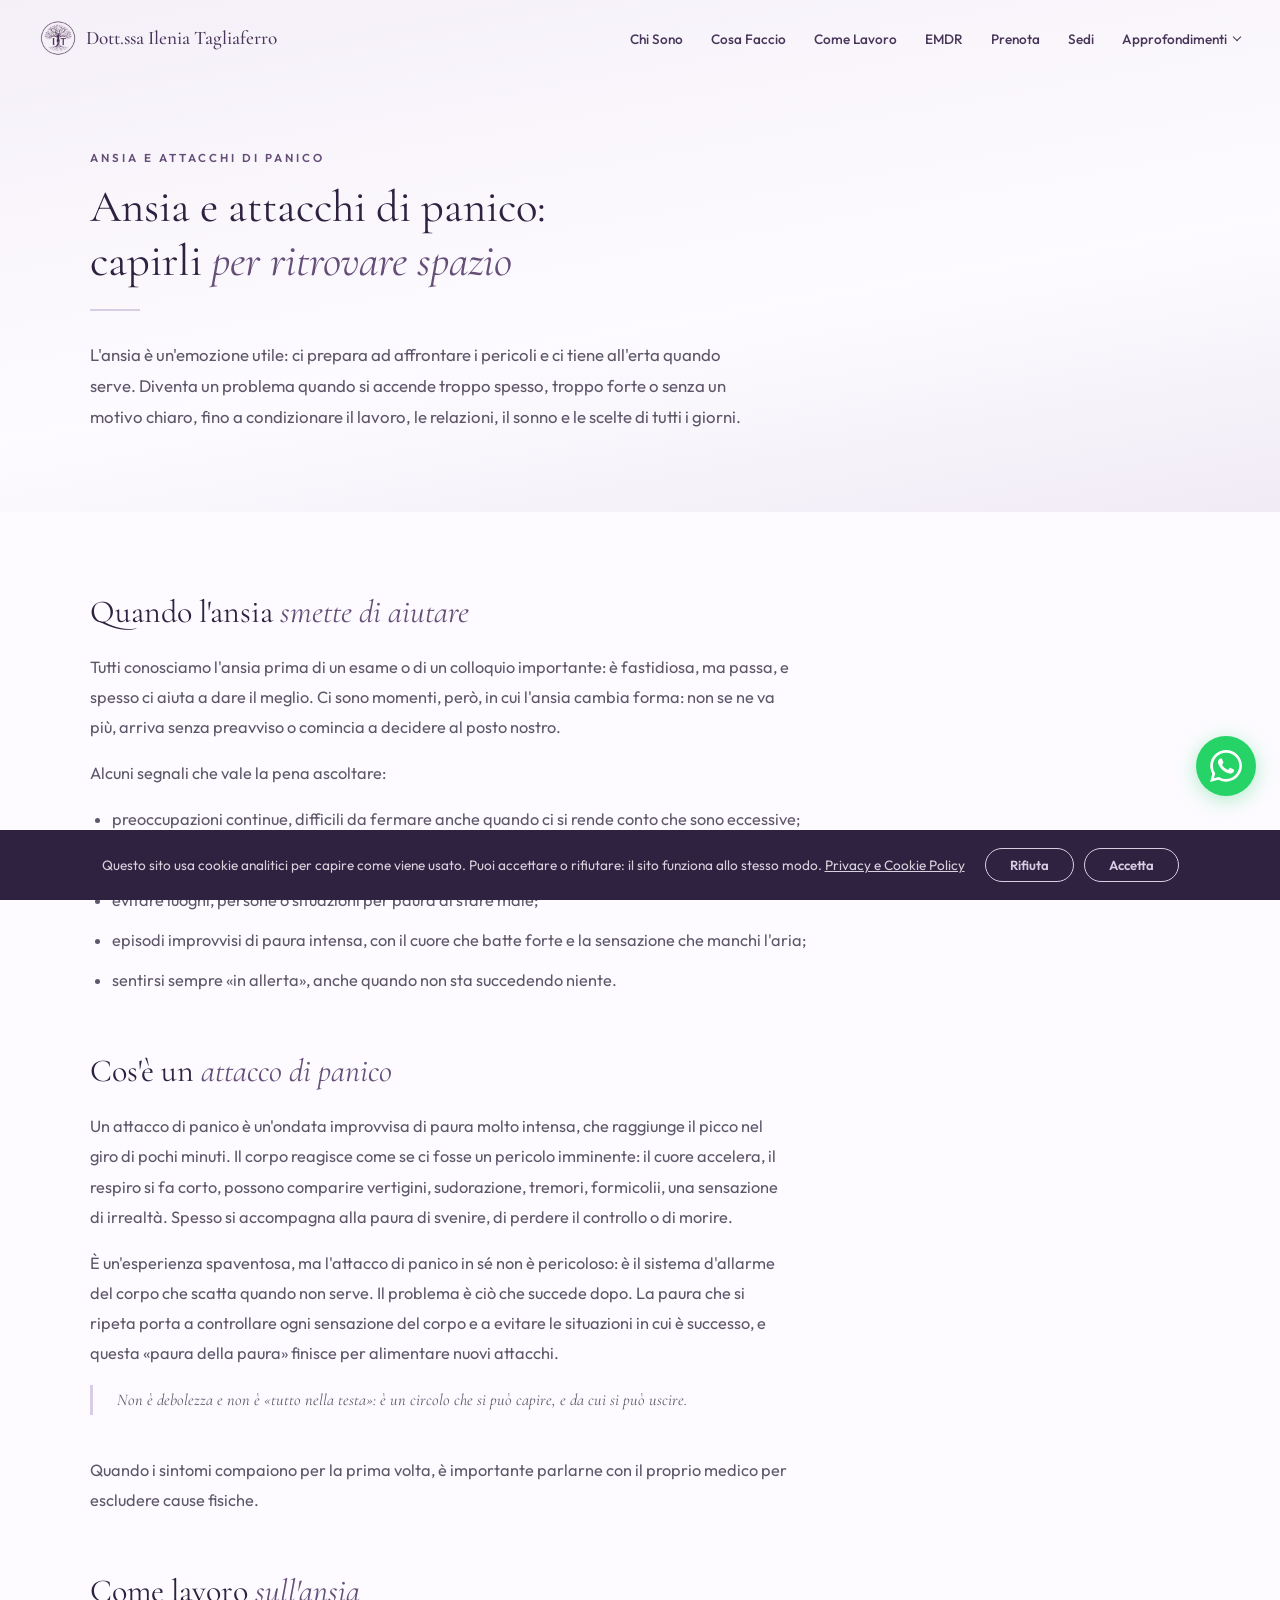
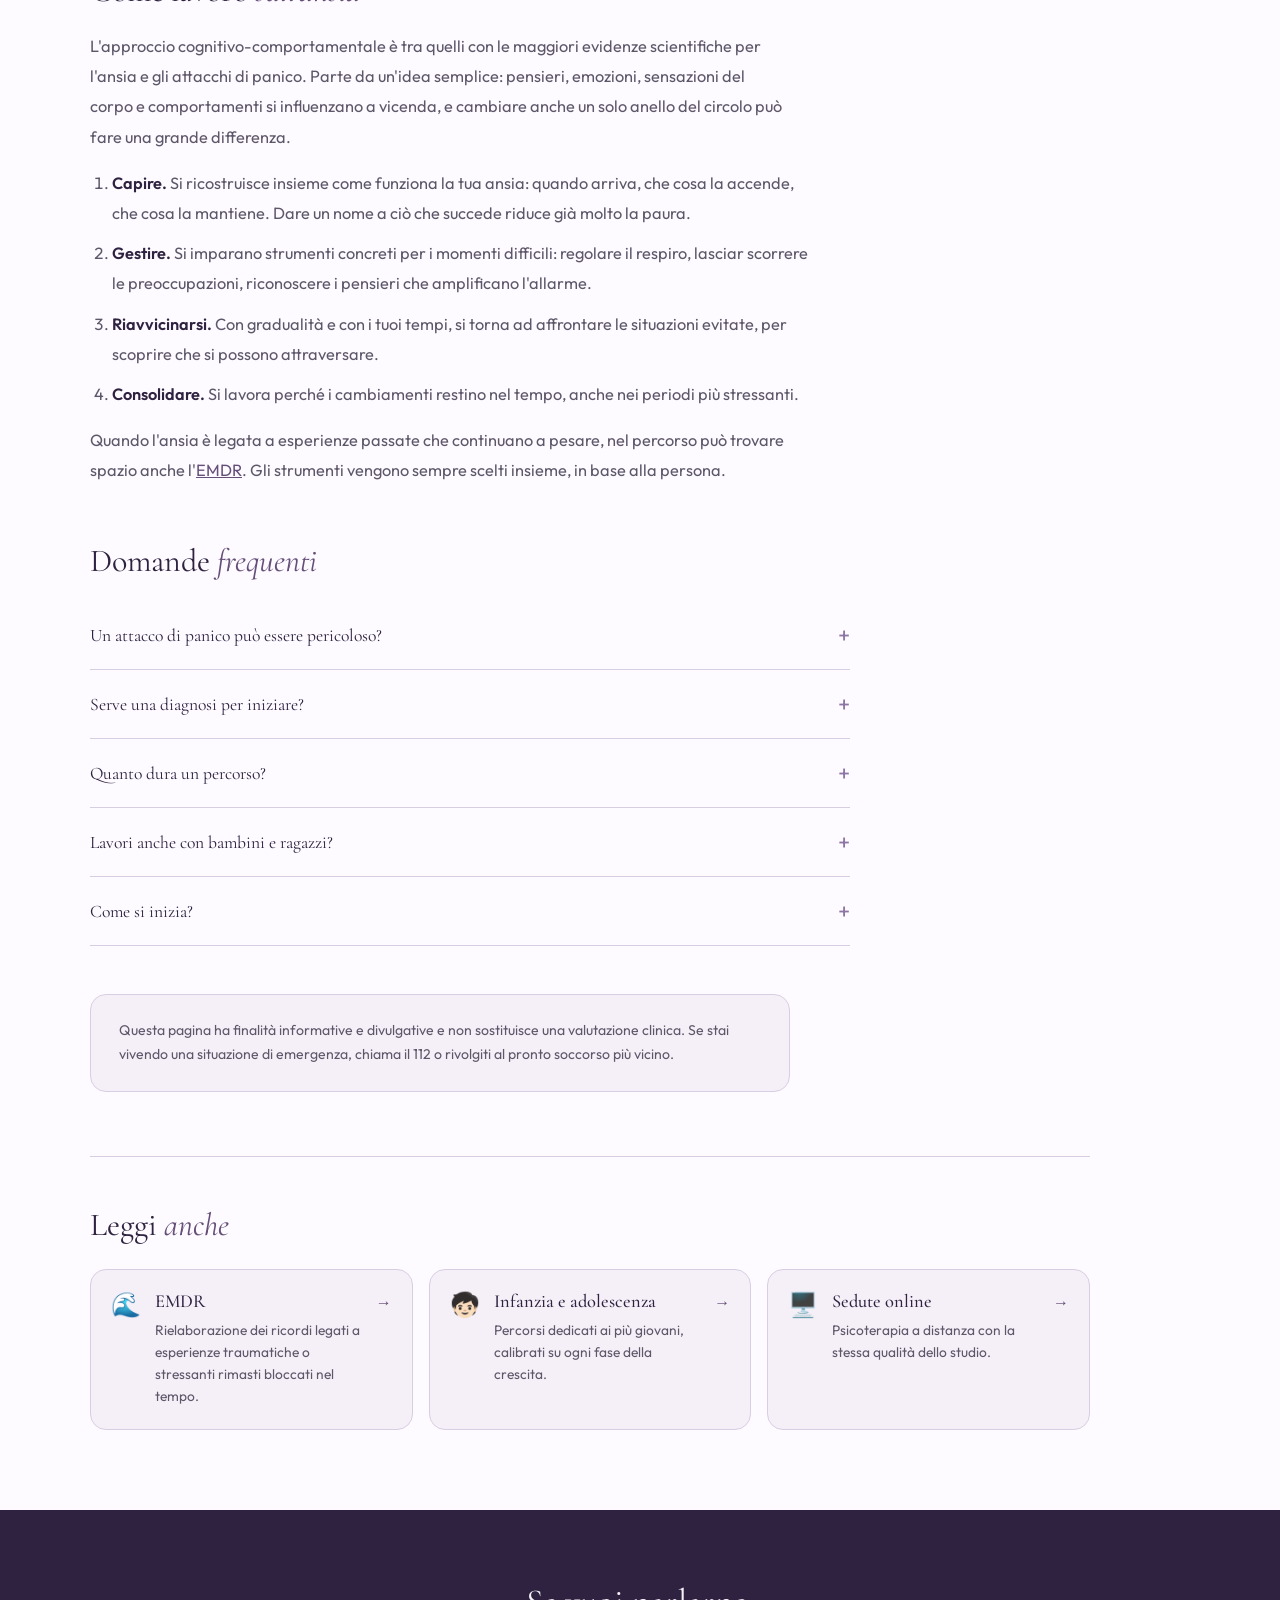
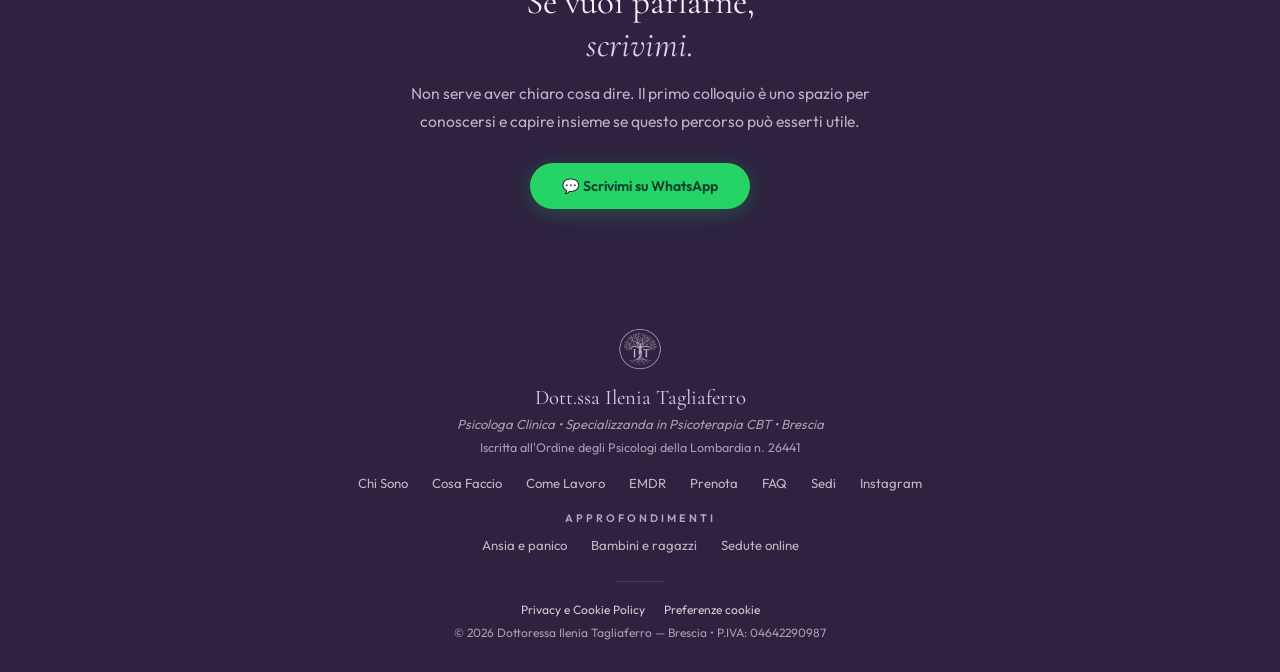
<file: ansia-attacchi-di-panico.html>
<!DOCTYPE html>
<html lang="it">
<head>
<meta charset="UTF-8">
<meta name="viewport" content="width=device-width, initial-scale=1.0">

<title>Ansia e attacchi di panico a Brescia | Dott.ssa Ilenia Tagliaferro</title>
<meta name="description" content="Ansia e attacchi di panico: come riconoscerli, come si lavora con l'approccio cognitivo-comportamentale, domande frequenti. Brescia, Rovato, Iseo e online.">

<link rel="canonical" href="https://ileniatagliaferro.it/ansia-attacchi-di-panico.html">

<meta property="og:title" content="Ansia e attacchi di panico a Brescia | Dott.ssa Ilenia Tagliaferro">
<meta property="og:description" content="Quando l'ansia smette di aiutare: segnali, attacchi di panico e come si esce dal circolo della paura.">
<meta property="og:image" content="https://ileniatagliaferro.it/images/og-ansia.jpg">
<meta property="og:image:alt" content="Dott.ssa Ilenia Tagliaferro, psicologa clinica: ansia e attacchi di panico">
<meta property="og:image:width" content="1200">
<meta property="og:image:height" content="630">
<meta property="og:type" content="article">
<meta property="og:url" content="https://ileniatagliaferro.it/ansia-attacchi-di-panico.html">
<meta property="og:locale" content="it_IT">
<meta property="og:site_name" content="Dott.ssa Ilenia Tagliaferro">
<meta name="twitter:card" content="summary_large_image">

<meta name="theme-color" content="#FDFBFF">
<meta name="referrer" content="strict-origin-when-cross-origin">
<link rel="icon" href="/favicon.ico" sizes="any">
<link rel="icon" type="image/png" sizes="96x96" href="/images/favicon.png">
<link rel="apple-touch-icon" href="/images/apple-touch-icon.png">
<link rel="preload" as="font" type="font/woff2" href="assets/fonts/cormorant-garamond-latin-600-normal.woff2" crossorigin>
<link rel="preload" as="font" type="font/woff2" href="assets/fonts/cormorant-garamond-latin-300-italic.woff2" crossorigin>
<link rel="preload" as="font" type="font/woff2" href="assets/fonts/outfit-latin-400-normal.woff2" crossorigin>
<link rel="stylesheet" href="css/fonts.css?v=20261010">

<!-- GOOGLE ANALYTICS 4 — caricato SOLO dopo il consenso (vedi js/main.js) -->
<script>
  window.dataLayer = window.dataLayer || [];
  function gtag(){dataLayer.push(arguments);}
  window.GA_ID = 'G-Z0CZXPLDKG';
  window.gaLoaded = false;

  // Prima del consenso il sito non contatta googletagmanager.com in alcun modo.
  function loadGA(){
    // GA4 solo sul dominio vero: anteprime (github.io) e prove in locale non vengono contate
    if (!/(^|\.)ileniatagliaferro\.it$/.test(location.hostname)) return;
    if (window.gaLoaded) return;
    window.gaLoaded = true;
    var s = document.createElement('script');
    s.async = true;
    s.src = 'https://www.googletagmanager.com/gtag/js?id=' + window.GA_ID;
    document.head.appendChild(s);
    gtag('js', new Date());
    gtag('consent', 'default', {
      ad_storage: 'denied', ad_user_data: 'denied', ad_personalization: 'denied',
      analytics_storage: 'granted', functionality_storage: 'granted', security_storage: 'granted'
    });
    gtag('config', window.GA_ID, { anonymize_ip: true });
  }

  function trackEv(n,p){ if (window.gaLoaded) { gtag('event', n, p || {}); } }
  function trackWA(l)    { trackEv('whatsapp_click',{event_category:'contatto',event_label:l}); }
  function trackEmail(l) { trackEv('email_click',{event_category:'contatto',event_label:l}); }
  function trackPhone(l) { trackEv('phone_click',{event_category:'contatto',event_label:l}); }
</script>

<link rel="stylesheet" href="css/style.css?v=20261014">

<style>
/* Pagina di approfondimento (stessi stili della pagina EMDR). Palette e font invariati (variabili da style.css) */
.sub-hero{background:linear-gradient(170deg,var(--blush) 0%,var(--warm-white) 60%,#F0EBF5 100%);padding:150px 24px 80px}
.sub-hero h1{font-family:var(--serif);font-size:clamp(2rem,4vw,2.8rem);font-weight:400;color:var(--lilla-dark);line-height:1.2;margin-bottom:20px}
.sub-hero h1 em{font-style:italic;color:var(--lilla-mid)}
.emdr-body{background:var(--warm-white);padding:80px 24px}
.emdr-body h2{font-family:var(--serif);font-size:clamp(1.5rem,3vw,2rem);font-weight:400;color:var(--lilla-dark);line-height:1.25;margin-bottom:20px}
.emdr-body h2 em{font-style:italic;color:var(--lilla-mid)}
.emdr-body h2:not(:first-of-type){margin-top:56px}
.emdr-body p{font-size:1.02rem;line-height:1.85;color:var(--text-light);max-width:700px}
.emdr-body p+p{margin-top:16px}
.emdr-pull{font-family:var(--serif);font-style:italic;font-size:clamp(1.2rem,2.4vw,1.6rem);color:var(--lilla-mid);line-height:1.5;max-width:700px;margin:40px 0;padding-left:24px;border-left:3px solid var(--lavanda)}
.emdr-note{background:var(--blush);border-radius:16px;padding:24px 28px;border:1px solid var(--lavanda);max-width:700px;margin-top:48px}
.emdr-note p{font-size:.88rem;line-height:1.7;color:var(--text-light);margin:0}
.emdr-cta{background:var(--lilla-dark);padding:70px 24px;text-align:center}
.emdr-cta h2{font-family:var(--serif);font-size:clamp(1.6rem,3vw,2.2rem);font-weight:400;color:var(--blush);margin-bottom:14px}
.emdr-cta h2 em{font-style:italic;color:var(--lavanda)}
.emdr-cta p{font-size:.98rem;color:rgba(245,240,248,.7);max-width:520px;margin:0 auto 28px;line-height:1.75}
@media(max-width:900px){
  .sub-hero{padding:120px 20px 60px}
  .emdr-body{padding:60px 20px}
  .emdr-pull{padding-left:18px;margin:32px 0}
}
.emdr-body ul.emdr-list,.emdr-body ol.emdr-steps{max-width:700px;margin:16px 0 0 22px;font-size:1.02rem;line-height:1.85;color:var(--text-light)}
.emdr-body ul.emdr-list{list-style:disc}
.emdr-body ol.emdr-steps{list-style:decimal}
.emdr-body ul.emdr-list li+li,.emdr-body ol.emdr-steps li+li{margin-top:10px}
.emdr-body ol.emdr-steps strong{color:var(--lilla-dark);font-weight:600}
.emdr-body ul.emdr-list+p,.emdr-body ol.emdr-steps+p{margin-top:16px}
.emdr-faq{margin-top:8px;max-width:760px}
</style>

<script type="application/ld+json">
{
  "@context": "https://schema.org",
  "@type": "MedicalWebPage",
  "name": "Ansia e attacchi di panico — Dott.ssa Ilenia Tagliaferro",
  "url": "https://ileniatagliaferro.it/ansia-attacchi-di-panico.html",
  "description": "Quando l'ansia smette di aiutare: segnali, attacchi di panico e come si esce dal circolo della paura.",
  "inLanguage": "it-IT",
  "about": {
    "@type": "MedicalCondition",
    "name": "Ansia e attacchi di panico"
  },
  "author": {
    "@type": "Person",
    "name": "Dott.ssa Ilenia Tagliaferro",
    "jobTitle": "Psicologa Clinica · Specializzanda in Psicoterapia CBT",
    "url": "https://ileniatagliaferro.it/"
  },
  "isPartOf": {
    "@type": "WebSite",
    "name": "Dott.ssa Ilenia Tagliaferro — Psicologa Clinica",
    "url": "https://ileniatagliaferro.it/"
  }
}
</script>

<script type="application/ld+json">
{
  "@context": "https://schema.org",
  "@type": "BreadcrumbList",
  "itemListElement": [
    {
      "@type": "ListItem",
      "position": 1,
      "name": "Home",
      "item": "https://ileniatagliaferro.it/"
    },
    {
      "@type": "ListItem",
      "position": 2,
      "name": "Ansia e attacchi di panico",
      "item": "https://ileniatagliaferro.it/ansia-attacchi-di-panico.html"
    }
  ]
}
</script>

<script type="application/ld+json">
{
  "@context": "https://schema.org",
  "@type": "FAQPage",
  "mainEntity": [
    {
      "@type": "Question",
      "name": "Un attacco di panico può essere pericoloso?",
      "acceptedAnswer": {
        "@type": "Answer",
        "text": "Di per sé no: è una reazione d'allarme del corpo, molto intensa, che si esaurisce da sola. Proprio perché i sintomi possono somigliare a quelli di altri disturbi, la prima volta è bene rivolgersi al medico per escludere cause fisiche."
      }
    },
    {
      "@type": "Question",
      "name": "Serve una diagnosi per iniziare?",
      "acceptedAnswer": {
        "@type": "Answer",
        "text": "No. Non serve sapere già come si chiama ciò che si prova: capirlo fa parte del lavoro che si fa insieme nei primi incontri."
      }
    },
    {
      "@type": "Question",
      "name": "Quanto dura un percorso?",
      "acceptedAnswer": {
        "@type": "Answer",
        "text": "Dipende dalla persona e da quanto l'ansia è presente nella sua vita. Nei primi incontri si costruisce una comprensione condivisa di ciò che succede; la durata si valuta insieme e si rivede strada facendo."
      }
    },
    {
      "@type": "Question",
      "name": "Lavori anche con bambini e ragazzi?",
      "acceptedAnswer": {
        "@type": "Answer",
        "text": "Sì. L'ansia può comparire a qualsiasi età: con bambini e adolescenti il percorso coinvolge anche i genitori, con modalità adatte all'età."
      }
    },
    {
      "@type": "Question",
      "name": "Come si inizia?",
      "acceptedAnswer": {
        "@type": "Answer",
        "text": "Con un primo colloquio di conoscenza, in studio a Brescia, Rovato o Iseo oppure online. È il momento per raccontare cosa ti porta, fare domande e capire insieme come procedere."
      }
    }
  ]
}
</script>

<noscript><style>.reveal{opacity:1!important;transform:none!important}</style></noscript>
</head>
<body>

<a class="skip-link" href="#main-ansia">Vai al contenuto</a>

<!-- COOKIE -->
<div class="cookie-banner" id="cookieBanner" role="dialog" aria-label="Consenso cookie">
  <span>Questo sito usa cookie analitici per capire come viene usato. Puoi accettare o rifiutare: il sito funziona allo stesso modo. <a href="privacy.html" style="color:inherit;text-decoration:underline">Privacy e Cookie Policy</a></span>
  <div class="cookie-actions">
    <button type="button" class="cookie-reject" onclick="setConsent(false)">Rifiuta</button>
    <button type="button" class="cookie-accept" onclick="setConsent(true)">Accetta</button>
  </div>
</div>


<!-- NAV -->
<nav id="nav">
  <a href="index.html" class="nav-brand">
    <picture><source type="image/webp" srcset="images/logo-ilenia-sm.webp"><img src="images/logo-ilenia-sm.png" width="120" height="120" alt="Logo Dott.ssa Ilenia Tagliaferro — Psicologa a Brescia" class="nav-logo-img"></picture>
    <span class="nav-name">Dott.ssa Ilenia Tagliaferro</span>
  </a>
  <ul class="nav-links" id="navLinks">
    <li><a href="index.html#chi-sono" onclick="closeNav()">Chi Sono</a></li>
    <li><a href="index.html#cosa-faccio" onclick="closeNav()">Cosa Faccio</a></li>
    <li><a href="index.html#come-lavoro" onclick="closeNav()">Come Lavoro</a></li>
    <li><a href="emdr.html">EMDR</a></li>
    <li><a href="index.html#prenota" onclick="closeNav()">Prenota</a></li>
    <li><a href="index.html#dove-siamo" onclick="closeNav()">Sedi</a></li>
    <li class="nav-drop">
      <button type="button" class="nav-drop-btn" onclick="toggleDrop(this)" aria-expanded="false" aria-controls="navSub">Approfondimenti</button>
      <ul class="nav-sub" id="navSub">
        <li><a href="ansia-attacchi-di-panico.html" aria-current="page">Ansia e panico</a></li>
        <li><a href="psicologa-bambini-adolescenti.html">Bambini e ragazzi</a></li>
        <li><a href="psicologa-online.html">Sedute online</a></li>
      </ul>
    </li>
  </ul>
  <button type="button" class="hamburger" onclick="toggleNav()" aria-label="Menu" aria-expanded="false" aria-controls="navLinks"><span></span><span></span><span></span></button>
</nav>

<main>

<!-- HERO -->
<header class="sub-hero" id="main-ansia">
  <div class="container">
    <div class="section-label reveal">Ansia e attacchi di panico</div>
    <h1 class="reveal">Ansia e attacchi di panico:<br>capirli <em>per ritrovare spazio</em></h1>
    <div class="section-line reveal"></div>
    <p class="section-text reveal">L'ansia è un'emozione utile: ci prepara ad affrontare i pericoli e ci tiene all'erta quando serve. Diventa un problema quando si accende troppo spesso, troppo forte o senza un motivo chiaro, fino a condizionare il lavoro, le relazioni, il sonno e le scelte di tutti i giorni.</p>
  </div>
</header>

<!-- CORPO -->
<section class="emdr-body">
  <div class="container">

    <h2 class="reveal">Quando l'ansia <em>smette di aiutare</em></h2>
    <p class="reveal">Tutti conosciamo l'ansia prima di un esame o di un colloquio importante: è fastidiosa, ma passa, e spesso ci aiuta a dare il meglio. Ci sono momenti, però, in cui l'ansia cambia forma: non se ne va più, arriva senza preavviso o comincia a decidere al posto nostro.</p>
    <p class="reveal">Alcuni segnali che vale la pena ascoltare:</p>
    <ul class="emdr-list reveal">
      <li>preoccupazioni continue, difficili da fermare anche quando ci si rende conto che sono eccessive;</li>
      <li>tensione nel corpo, stanchezza, difficoltà a dormire o a concentrarsi;</li>
      <li>evitare luoghi, persone o situazioni per paura di stare male;</li>
      <li>episodi improvvisi di paura intensa, con il cuore che batte forte e la sensazione che manchi l'aria;</li>
      <li>sentirsi sempre «in allerta», anche quando non sta succedendo niente.</li>
    </ul>

    <h2 class="reveal">Cos'è un <em>attacco di panico</em></h2>
    <p class="reveal">Un attacco di panico è un'ondata improvvisa di paura molto intensa, che raggiunge il picco nel giro di pochi minuti. Il corpo reagisce come se ci fosse un pericolo imminente: il cuore accelera, il respiro si fa corto, possono comparire vertigini, sudorazione, tremori, formicolii, una sensazione di irrealtà. Spesso si accompagna alla paura di svenire, di perdere il controllo o di morire.</p>
    <p class="reveal">È un'esperienza spaventosa, ma l'attacco di panico in sé non è pericoloso: è il sistema d'allarme del corpo che scatta quando non serve. Il problema è ciò che succede dopo. La paura che si ripeta porta a controllare ogni sensazione del corpo e a evitare le situazioni in cui è successo, e questa «paura della paura» finisce per alimentare nuovi attacchi.</p>
    <p class="emdr-pull reveal">Non è debolezza e non è «tutto nella testa»: è un circolo che si può capire, e da cui si può uscire.</p>
    <p class="reveal">Quando i sintomi compaiono per la prima volta, è importante parlarne con il proprio medico per escludere cause fisiche.</p>

    <h2 class="reveal">Come lavoro <em>sull'ansia</em></h2>
    <p class="reveal">L'approccio cognitivo-comportamentale è tra quelli con le maggiori evidenze scientifiche per l'ansia e gli attacchi di panico. Parte da un'idea semplice: pensieri, emozioni, sensazioni del corpo e comportamenti si influenzano a vicenda, e cambiare anche un solo anello del circolo può fare una grande differenza.</p>
    <ol class="emdr-steps reveal">
      <li><strong>Capire.</strong> Si ricostruisce insieme come funziona la tua ansia: quando arriva, che cosa la accende, che cosa la mantiene. Dare un nome a ciò che succede riduce già molto la paura.</li>
      <li><strong>Gestire.</strong> Si imparano strumenti concreti per i momenti difficili: regolare il respiro, lasciar scorrere le preoccupazioni, riconoscere i pensieri che amplificano l'allarme.</li>
      <li><strong>Riavvicinarsi.</strong> Con gradualità e con i tuoi tempi, si torna ad affrontare le situazioni evitate, per scoprire che si possono attraversare.</li>
      <li><strong>Consolidare.</strong> Si lavora perché i cambiamenti restino nel tempo, anche nei periodi più stressanti.</li>
    </ol>
    <p class="reveal">Quando l'ansia è legata a esperienze passate che continuano a pesare, nel percorso può trovare spazio anche l'<a href="emdr.html" style="color:var(--lilla-mid)">EMDR</a>. Gli strumenti vengono sempre scelti insieme, in base alla persona.</p>

    <h2 class="reveal" id="domande">Domande <em>frequenti</em></h2>
    <div class="emdr-faq reveal">
      <div class="faq-item"><button type="button" class="faq-q" onclick="toggleFaq(this)" aria-expanded="false">Un attacco di panico può essere pericoloso?</button><div class="faq-a">Di per sé no: è una reazione d'allarme del corpo, molto intensa, che si esaurisce da sola. Proprio perché i sintomi possono somigliare a quelli di altri disturbi, la prima volta è bene rivolgersi al medico per escludere cause fisiche.</div></div>
      <div class="faq-item"><button type="button" class="faq-q" onclick="toggleFaq(this)" aria-expanded="false">Serve una diagnosi per iniziare?</button><div class="faq-a">No. Non serve sapere già come si chiama ciò che si prova: capirlo fa parte del lavoro che si fa insieme nei primi incontri.</div></div>
      <div class="faq-item"><button type="button" class="faq-q" onclick="toggleFaq(this)" aria-expanded="false">Quanto dura un percorso?</button><div class="faq-a">Dipende dalla persona e da quanto l'ansia è presente nella sua vita. Nei primi incontri si costruisce una comprensione condivisa di ciò che succede; la durata si valuta insieme e si rivede strada facendo.</div></div>
      <div class="faq-item"><button type="button" class="faq-q" onclick="toggleFaq(this)" aria-expanded="false">Lavori anche con bambini e ragazzi?</button><div class="faq-a">Sì. L'ansia può comparire a qualsiasi età: con <a href="psicologa-bambini-adolescenti.html" style="color:var(--lilla-mid)">bambini e adolescenti</a> il percorso coinvolge anche i genitori, con modalità adatte all'età.</div></div>
      <div class="faq-item"><button type="button" class="faq-q" onclick="toggleFaq(this)" aria-expanded="false">Come si inizia?</button><div class="faq-a">Con un primo colloquio di conoscenza, in studio a Brescia, Rovato o Iseo oppure <a href="psicologa-online.html" style="color:var(--lilla-mid)">online</a>. È il momento per raccontare cosa ti porta, fare domande e capire insieme come procedere.</div></div>
    </div>

    <div class="emdr-note reveal">
      <p>Questa pagina ha finalità informative e divulgative e non sostituisce una valutazione clinica. Se stai vivendo una situazione di emergenza, chiama il 112 o rivolgiti al pronto soccorso più vicino.</p>
    </div>

    <!-- LEGGI ANCHE (link interni, 12/10/2026) -->
    <aside class="related reveal" aria-label="Leggi anche">
      <h2>Leggi <em>anche</em></h2>
      <div class="related-grid">
        <a href="emdr.html" class="related-card"><span class="related-icon" aria-hidden="true">🌊</span><span class="related-text"><span class="related-title">EMDR</span><span class="related-desc">Rielaborazione dei ricordi legati a esperienze traumatiche o stressanti rimasti bloccati nel tempo.</span></span><span class="related-arrow" aria-hidden="true">&rarr;</span></a>
        <a href="psicologa-bambini-adolescenti.html" class="related-card"><span class="related-icon" aria-hidden="true">🧒🏻</span><span class="related-text"><span class="related-title">Infanzia e adolescenza</span><span class="related-desc">Percorsi dedicati ai più giovani, calibrati su ogni fase della crescita.</span></span><span class="related-arrow" aria-hidden="true">&rarr;</span></a>
        <a href="psicologa-online.html" class="related-card"><span class="related-icon" aria-hidden="true">🖥️</span><span class="related-text"><span class="related-title">Sedute online</span><span class="related-desc">Psicoterapia a distanza con la stessa qualità dello studio.</span></span><span class="related-arrow" aria-hidden="true">&rarr;</span></a>
      </div>
    </aside>

  </div>
</section>

<!-- CTA -->
<section class="emdr-cta">
  <h2>Se vuoi parlarne,<br><em>scrivimi.</em></h2>
  <p>Non serve aver chiaro cosa dire. Il primo colloquio è uno spazio per conoscersi e capire insieme se questo percorso può esserti utile.</p>
  <a href="https://wa.me/393928215608?text=Buongiorno%20Dott.ssa%20Tagliaferro,%20vorrei%20informazioni%20per%20un%20appuntamento" target="_blank" rel="noopener noreferrer" class="btn btn-wa" onclick="trackWA('ansia_cta')">💬 Scrivimi su WhatsApp</a>
</section>

</main>

<!-- FOOTER -->
<footer>
  <picture><source type="image/webp" srcset="images/logo-ilenia-footer-sm.webp"><img src="images/logo-ilenia-footer-sm.png" width="140" height="140" alt="Logo studio Dott.ssa Ilenia Tagliaferro" class="footer-logo-img" loading="lazy" decoding="async"></picture>
  <div class="footer-name">Dott.ssa Ilenia Tagliaferro</div>
  <p class="footer-role">Psicologa Clinica &bull; Specializzanda in Psicoterapia CBT &bull; Brescia</p>
  <p class="footer-albo">Iscritta all'Ordine degli Psicologi della Lombardia n. 26441</p>
  <div class="footer-links">
    <a href="index.html#chi-sono">Chi Sono</a><a href="index.html#cosa-faccio">Cosa Faccio</a><a href="index.html#come-lavoro">Come Lavoro</a><a href="emdr.html">EMDR</a>
    <a href="index.html#prenota">Prenota</a><a href="index.html#faq">FAQ</a><a href="index.html#dove-siamo">Sedi</a>
    <a href="https://www.instagram.com/psicologa_ileniatagliaferro/" target="_blank" rel="noopener noreferrer">Instagram</a>
  </div>
  <p class="footer-label">Approfondimenti</p>
  <div class="footer-links footer-links-sub">
    <a href="ansia-attacchi-di-panico.html">Ansia e panico</a><a href="psicologa-bambini-adolescenti.html">Bambini e ragazzi</a><a href="psicologa-online.html">Sedute online</a>
  </div>
  <div class="footer-line"></div>
  <a href="privacy.html" style="font-size:.75rem;color:rgba(253,251,255,.78);text-decoration:none;display:inline-block;margin-bottom:8px">Privacy e Cookie Policy</a>
  <a href="#" onclick="revokeConsent();return false;" style="font-size:.75rem;color:rgba(253,251,255,.78);text-decoration:none;display:inline-block;margin-bottom:8px;margin-left:16px">Preferenze cookie</a>
  <p class="footer-copy">&copy; 2026 Dottoressa Ilenia Tagliaferro — Brescia &bull; P.IVA: 04642290987</p>
</footer>

<!-- WA FLOAT -->
<a href="https://wa.me/393928215608?text=Buongiorno%20Dott.ssa%20Tagliaferro,%20vorrei%20informazioni%20per%20un%20appuntamento" target="_blank" rel="noopener noreferrer" class="wa-float" onclick="trackWA('ansia_float')">
  <span class="wa-float-label">Scrivimi su WhatsApp</span>
  <svg viewBox="0 0 24 24"><path d="M17.472 14.382c-.297-.149-1.758-.867-2.03-.967-.273-.099-.471-.148-.67.15-.197.297-.767.966-.94 1.164-.173.199-.347.223-.644.075-.297-.15-1.255-.463-2.39-1.475-.883-.788-1.48-1.761-1.653-2.059-.173-.297-.018-.458.13-.606.134-.133.298-.347.446-.52.149-.174.198-.298.298-.497.099-.198.05-.371-.025-.52-.075-.149-.669-1.612-.916-2.207-.242-.579-.487-.5-.669-.51-.173-.008-.371-.01-.57-.01-.198 0-.52.074-.792.372-.272.297-1.04 1.016-1.04 2.479 0 1.462 1.065 2.875 1.213 3.074.149.198 2.096 3.2 5.077 4.487.709.306 1.262.489 1.694.625.712.227 1.36.195 1.871.118.571-.085 1.758-.719 2.006-1.413.248-.694.248-1.289.173-1.413-.074-.124-.272-.198-.57-.347m-5.421 7.403h-.004a9.87 9.87 0 01-5.031-1.378l-.361-.214-3.741.982.998-3.648-.235-.374a9.86 9.86 0 01-1.51-5.26c.001-5.45 4.436-9.884 9.888-9.884 2.64 0 5.122 1.03 6.988 2.898a9.825 9.825 0 012.893 6.994c-.003 5.45-4.437 9.884-9.885 9.884m8.413-18.297A11.815 11.815 0 0012.05 0C5.495 0 .16 5.335.157 11.892c0 2.096.547 4.142 1.588 5.945L.057 24l6.305-1.654a11.882 11.882 0 005.683 1.448h.005c6.554 0 11.89-5.335 11.893-11.893a11.821 11.821 0 00-3.48-8.413z"/></svg>
</a>

<script src="js/main.js?v=20261010b"></script>
</body>
</html>
</file>
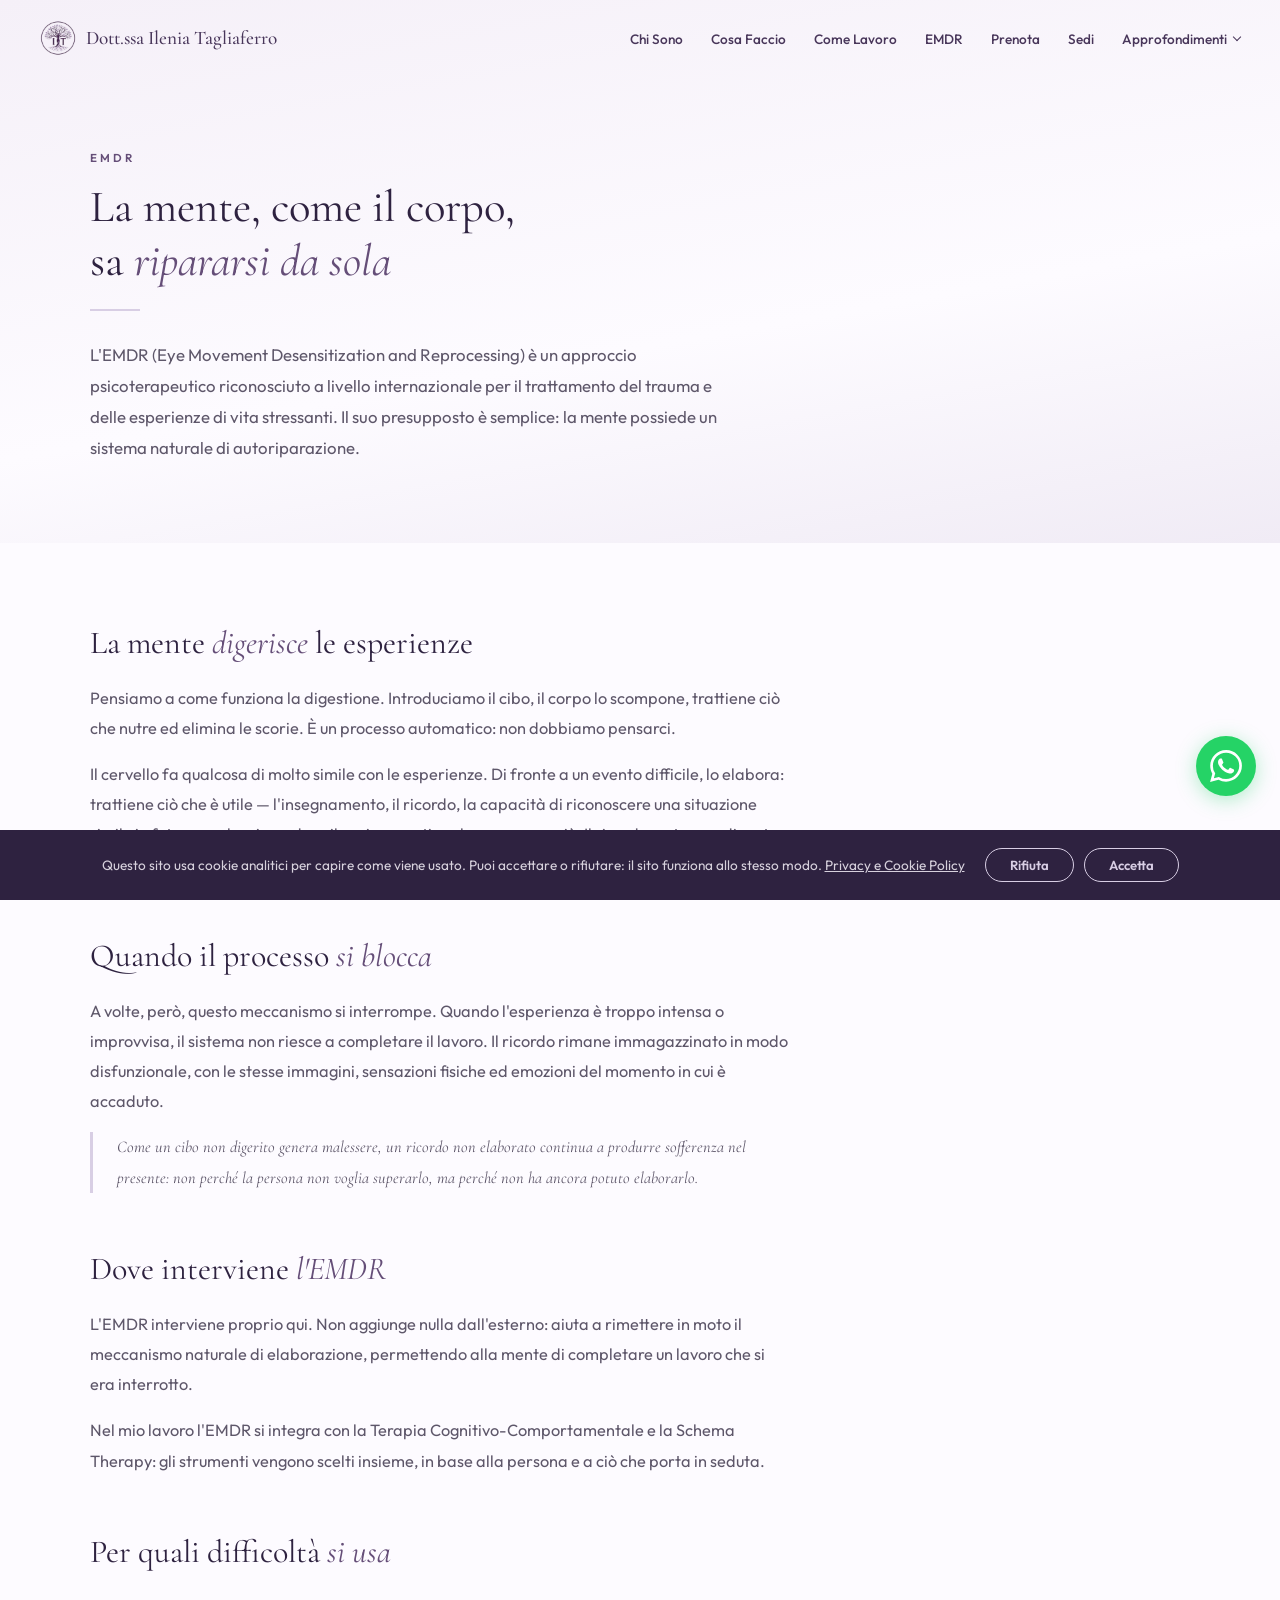
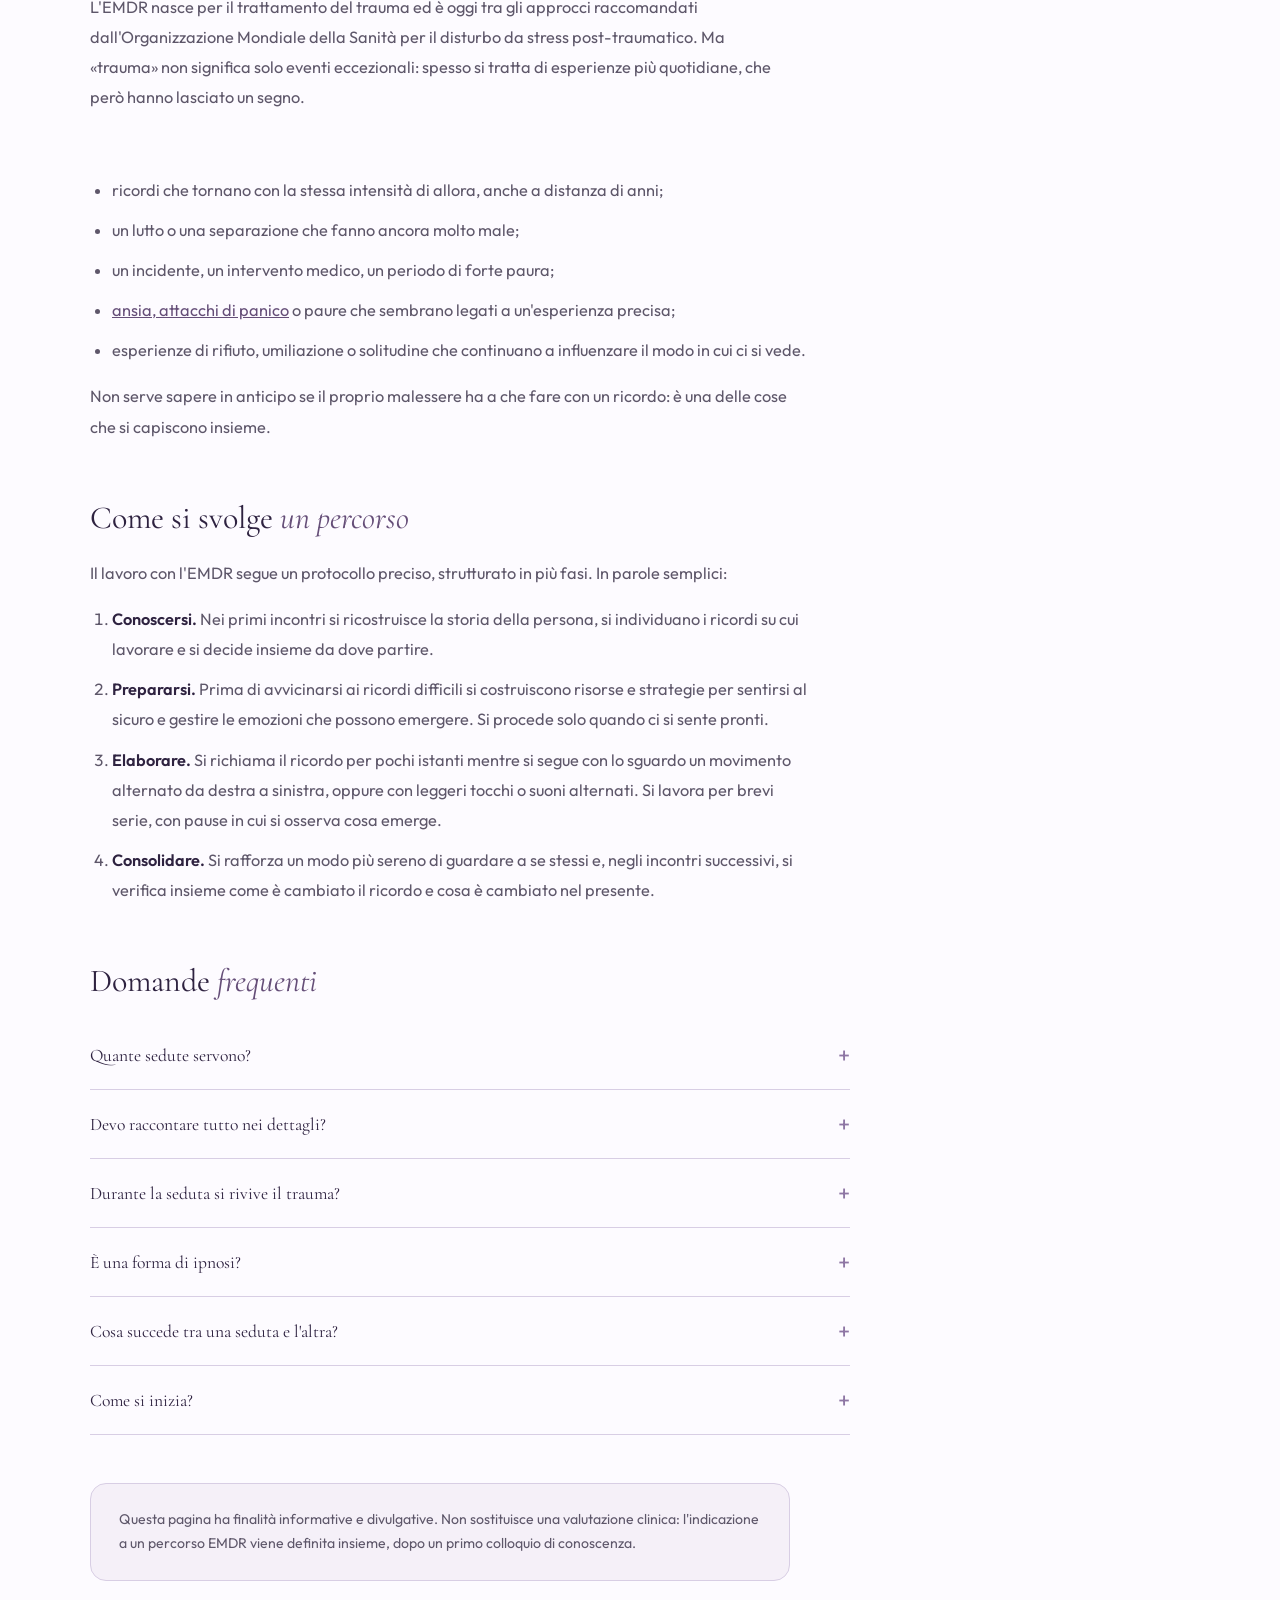
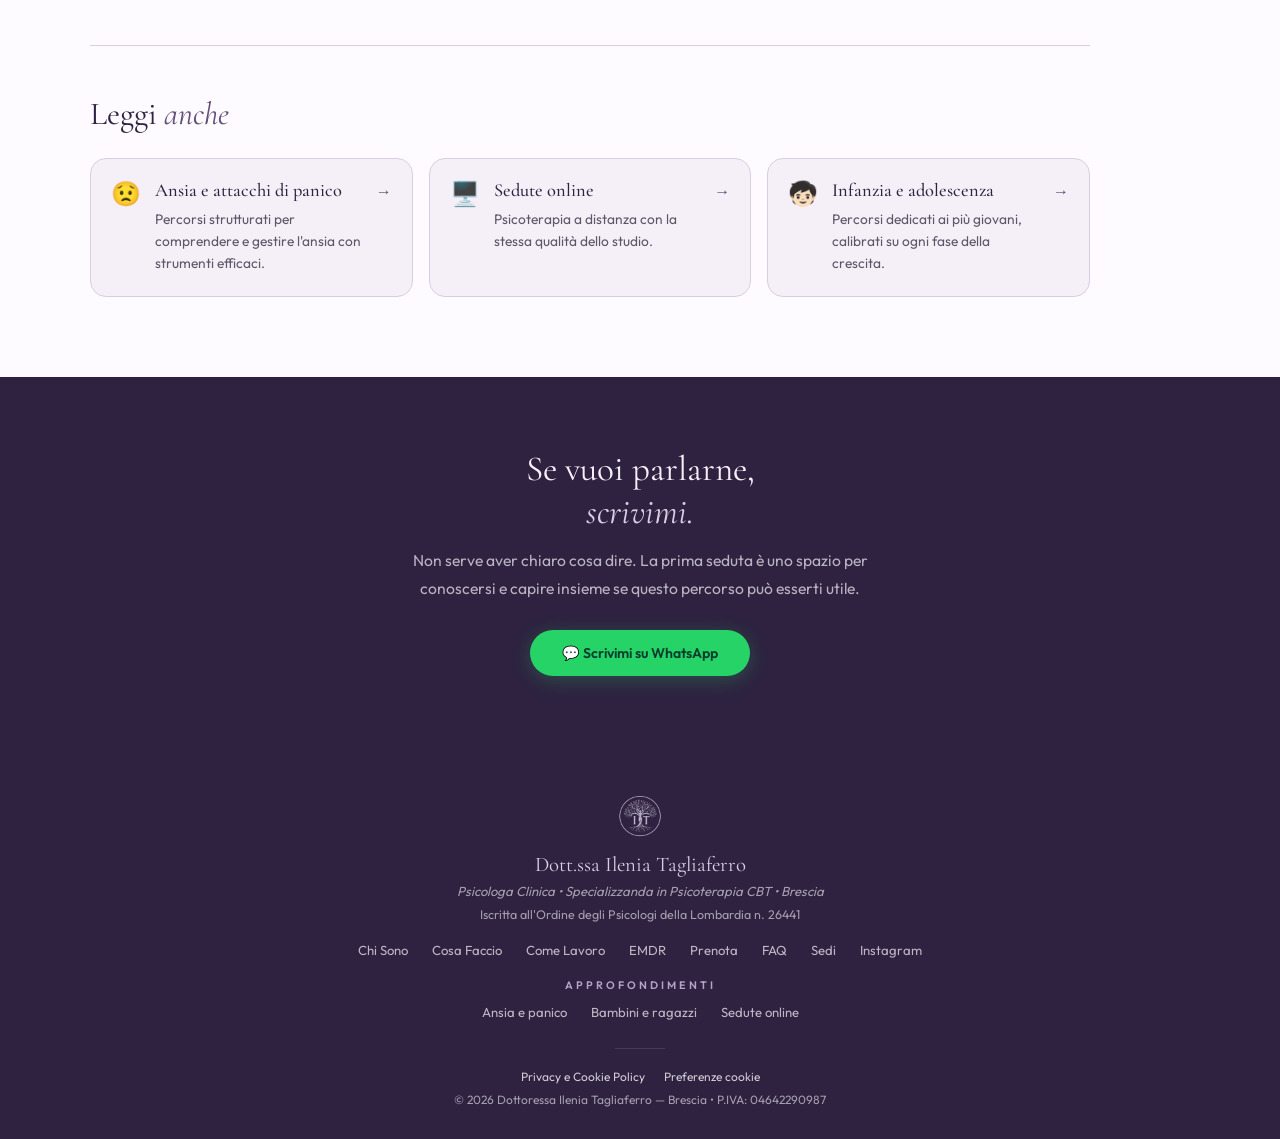
<file: emdr.html>
<!DOCTYPE html>
<html lang="it">
<head>
<meta charset="UTF-8">
<meta name="viewport" content="width=device-width, initial-scale=1.0">

<title>EMDR a Brescia | Dott.ssa Ilenia Tagliaferro</title>
<meta name="description" content="L'EMDR spiegato in modo semplice: a cosa serve, come si svolge e domande frequenti. Dott.ssa Ilenia Tagliaferro, psicologa a Brescia, Rovato e Iseo.">

<link rel="canonical" href="https://ileniatagliaferro.it/emdr.html">

<meta property="og:title" content="EMDR a Brescia | Dott.ssa Ilenia Tagliaferro">
<meta property="og:description" content="Cos'è l'EMDR spiegato in modo semplice: come la mente elabora le esperienze e cosa succede quando il processo si blocca.">
<meta property="og:image" content="https://ileniatagliaferro.it/images/og-emdr.jpg">
<meta property="og:image:alt" content="Dott.ssa Ilenia Tagliaferro, psicologa clinica: EMDR">
<meta property="og:image:width" content="1200">
<meta property="og:image:height" content="630">
<meta property="og:type" content="article">
<meta property="og:url" content="https://ileniatagliaferro.it/emdr.html">
<meta property="og:locale" content="it_IT">
<meta property="og:site_name" content="Dott.ssa Ilenia Tagliaferro">
<meta name="twitter:card" content="summary_large_image">

<meta name="theme-color" content="#FDFBFF">
<meta name="referrer" content="strict-origin-when-cross-origin">
<link rel="icon" href="/favicon.ico" sizes="any">
<link rel="icon" type="image/png" sizes="96x96" href="/images/favicon.png">
<link rel="apple-touch-icon" href="/images/apple-touch-icon.png">
<link rel="preload" as="font" type="font/woff2" href="assets/fonts/cormorant-garamond-latin-600-normal.woff2" crossorigin>
<link rel="preload" as="font" type="font/woff2" href="assets/fonts/cormorant-garamond-latin-300-italic.woff2" crossorigin>
<link rel="preload" as="font" type="font/woff2" href="assets/fonts/outfit-latin-400-normal.woff2" crossorigin>
<link rel="stylesheet" href="css/fonts.css?v=20261010">

<!-- GOOGLE ANALYTICS 4 — caricato SOLO dopo il consenso (vedi js/main.js) -->
<script>
  window.dataLayer = window.dataLayer || [];
  function gtag(){dataLayer.push(arguments);}
  window.GA_ID = 'G-Z0CZXPLDKG';
  window.gaLoaded = false;

  // Prima del consenso il sito non contatta googletagmanager.com in alcun modo.
  function loadGA(){
    // GA4 solo sul dominio vero: anteprime (github.io) e prove in locale non vengono contate
    if (!/(^|\.)ileniatagliaferro\.it$/.test(location.hostname)) return;
    if (window.gaLoaded) return;
    window.gaLoaded = true;
    var s = document.createElement('script');
    s.async = true;
    s.src = 'https://www.googletagmanager.com/gtag/js?id=' + window.GA_ID;
    document.head.appendChild(s);
    gtag('js', new Date());
    gtag('consent', 'default', {
      ad_storage: 'denied', ad_user_data: 'denied', ad_personalization: 'denied',
      analytics_storage: 'granted', functionality_storage: 'granted', security_storage: 'granted'
    });
    gtag('config', window.GA_ID, { anonymize_ip: true });
  }

  function trackEv(n,p){ if (window.gaLoaded) { gtag('event', n, p || {}); } }
  function trackWA(l)    { trackEv('whatsapp_click',{event_category:'contatto',event_label:l}); }
  function trackEmail(l) { trackEv('email_click',{event_category:'contatto',event_label:l}); }
  function trackPhone(l) { trackEv('phone_click',{event_category:'contatto',event_label:l}); }
</script>

<link rel="stylesheet" href="css/style.css?v=20261014">

<style>
/* Pagina EMDR — stili specifici. Palette e font invariati (variabili da style.css) */
.sub-hero{background:linear-gradient(170deg,var(--blush) 0%,var(--warm-white) 60%,#F0EBF5 100%);padding:150px 24px 80px}
.sub-hero h1{font-family:var(--serif);font-size:clamp(2rem,4vw,2.8rem);font-weight:400;color:var(--lilla-dark);line-height:1.2;margin-bottom:20px}
.sub-hero h1 em{font-style:italic;color:var(--lilla-mid)}
.emdr-body{background:var(--warm-white);padding:80px 24px}
.emdr-body h2{font-family:var(--serif);font-size:clamp(1.5rem,3vw,2rem);font-weight:400;color:var(--lilla-dark);line-height:1.25;margin-bottom:20px}
.emdr-body h2 em{font-style:italic;color:var(--lilla-mid)}
.emdr-body h2:not(:first-of-type){margin-top:56px}
.emdr-body p{font-size:1.02rem;line-height:1.85;color:var(--text-light);max-width:700px}
.emdr-body p+p{margin-top:16px}
.emdr-pull{font-family:var(--serif);font-style:italic;font-size:clamp(1.2rem,2.4vw,1.6rem);color:var(--lilla-mid);line-height:1.5;max-width:700px;margin:40px 0;padding-left:24px;border-left:3px solid var(--lavanda)}
.emdr-note{background:var(--blush);border-radius:16px;padding:24px 28px;border:1px solid var(--lavanda);max-width:700px;margin-top:48px}
.emdr-note p{font-size:.88rem;line-height:1.7;color:var(--text-light);margin:0}
.emdr-cta{background:var(--lilla-dark);padding:70px 24px;text-align:center}
.emdr-cta h2{font-family:var(--serif);font-size:clamp(1.6rem,3vw,2.2rem);font-weight:400;color:var(--blush);margin-bottom:14px}
.emdr-cta h2 em{font-style:italic;color:var(--lavanda)}
.emdr-cta p{font-size:.98rem;color:rgba(245,240,248,.7);max-width:520px;margin:0 auto 28px;line-height:1.75}
@media(max-width:900px){
  .sub-hero{padding:120px 20px 60px}
  .emdr-body{padding:60px 20px}
  .emdr-pull{padding-left:18px;margin:32px 0}
}
.emdr-body ul.emdr-list,.emdr-body ol.emdr-steps{max-width:700px;margin:16px 0 0 22px;font-size:1.02rem;line-height:1.85;color:var(--text-light)}
.emdr-body ul.emdr-list{list-style:disc}
.emdr-body ol.emdr-steps{list-style:decimal}
.emdr-body ul.emdr-list li+li,.emdr-body ol.emdr-steps li+li{margin-top:10px}
.emdr-body ol.emdr-steps strong{color:var(--lilla-dark);font-weight:600}
.emdr-body ul.emdr-list+p{margin-top:16px}
.emdr-faq{margin-top:8px;max-width:760px}
</style>

<script type="application/ld+json">
{
  "@context": "https://schema.org",
  "@type": "MedicalWebPage",
  "name": "EMDR a Brescia — Dott.ssa Ilenia Tagliaferro",
  "url": "https://ileniatagliaferro.it/emdr.html",
  "description": "Cos'è l'EMDR spiegato in modo semplice: come la mente elabora le esperienze e cosa succede quando il processo si blocca.",
  "inLanguage": "it-IT",
  "about": {
    "@type": "MedicalTherapy",
    "name": "EMDR (Eye Movement Desensitization and Reprocessing)",
    "description": "Approccio psicoterapeutico riconosciuto a livello internazionale per il trattamento del trauma e delle esperienze di vita stressanti."
  },
  "author": {
    "@type": "Person",
    "name": "Dott.ssa Ilenia Tagliaferro",
    "jobTitle": "Psicologa Clinica · Specializzanda in Psicoterapia CBT",
    "url": "https://ileniatagliaferro.it/"
  },
  "isPartOf": {
    "@type": "WebSite",
    "name": "Dott.ssa Ilenia Tagliaferro — Psicologa Clinica",
    "url": "https://ileniatagliaferro.it/"
  }
}
</script>

<script type="application/ld+json">
{
  "@context": "https://schema.org",
  "@type": "BreadcrumbList",
  "itemListElement": [
    { "@type": "ListItem", "position": 1, "name": "Home", "item": "https://ileniatagliaferro.it/" },
    { "@type": "ListItem", "position": 2, "name": "EMDR", "item": "https://ileniatagliaferro.it/emdr.html" }
  ]
}
</script>

<script type="application/ld+json">
{
  "@context": "https://schema.org",
  "@type": "FAQPage",
  "mainEntity": [
    {
      "@type": "Question",
      "name": "Quante sedute servono?",
      "acceptedAnswer": {
        "@type": "Answer",
        "text": "Dipende dalla persona e da ciò che porta. Quando si lavora su un singolo evento possono bastare poche sedute di elaborazione; quando le esperienze difficili sono tante o si sono ripetute nel tempo, il percorso è più lungo. Se ne parla insieme già nei primi incontri."
      }
    },
    {
      "@type": "Question",
      "name": "Devo raccontare tutto nei dettagli?",
      "acceptedAnswer": {
        "@type": "Answer",
        "text": "No. Non è necessario descrivere l'esperienza in ogni particolare: basta richiamarla per il tempo che serve. Si decide insieme cosa dire e quanto."
      }
    },
    {
      "@type": "Question",
      "name": "Durante la seduta si rivive il trauma?",
      "acceptedAnswer": {
        "@type": "Answer",
        "text": "Possono riaffiorare immagini, emozioni o sensazioni legate al ricordo, ma in modo graduale e in un contesto protetto. Si può fare una pausa o fermarsi in qualsiasi momento."
      }
    },
    {
      "@type": "Question",
      "name": "È una forma di ipnosi?",
      "acceptedAnswer": {
        "@type": "Answer",
        "text": "No. Si resta sempre svegli, presenti e consapevoli di ciò che accade, e si può interrompere quando si vuole."
      }
    },
    {
      "@type": "Question",
      "name": "Cosa succede tra una seduta e l'altra?",
      "acceptedAnswer": {
        "@type": "Answer",
        "text": "Il lavoro di elaborazione può continuare anche dopo l'incontro: a volte affiorano ricordi, sogni o emozioni. È normale, e se ne parla nella seduta successiva."
      }
    },
    {
      "@type": "Question",
      "name": "Come si inizia?",
      "acceptedAnswer": {
        "@type": "Answer",
        "text": "Con un primo colloquio di conoscenza, in studio a Brescia, Rovato o Iseo. È il momento per raccontare cosa ti porta, fare domande e valutare insieme se l'EMDR è lo strumento adatto a te."
      }
    }
  ]
}
</script>

<noscript><style>.reveal{opacity:1!important;transform:none!important}</style></noscript>
</head>
<body>

<a class="skip-link" href="#main-emdr">Vai al contenuto</a>

<!-- COOKIE -->
<div class="cookie-banner" id="cookieBanner" role="dialog" aria-label="Consenso cookie">
  <span>Questo sito usa cookie analitici per capire come viene usato. Puoi accettare o rifiutare: il sito funziona allo stesso modo. <a href="privacy.html" style="color:inherit;text-decoration:underline">Privacy e Cookie Policy</a></span>
  <div class="cookie-actions">
    <button type="button" class="cookie-reject" onclick="setConsent(false)">Rifiuta</button>
    <button type="button" class="cookie-accept" onclick="setConsent(true)">Accetta</button>
  </div>
</div>


<!-- NAV -->
<nav id="nav">
  <a href="index.html" class="nav-brand">
    <picture><source type="image/webp" srcset="images/logo-ilenia-sm.webp"><img src="images/logo-ilenia-sm.png" width="120" height="120" alt="Logo Dott.ssa Ilenia Tagliaferro — Psicologa a Brescia" class="nav-logo-img"></picture>
    <span class="nav-name">Dott.ssa Ilenia Tagliaferro</span>
  </a>
  <ul class="nav-links" id="navLinks">
    <li><a href="index.html#chi-sono" onclick="closeNav()">Chi Sono</a></li>
    <li><a href="index.html#cosa-faccio" onclick="closeNav()">Cosa Faccio</a></li>
    <li><a href="index.html#come-lavoro" onclick="closeNav()">Come Lavoro</a></li>
    <li><a href="emdr.html" aria-current="page">EMDR</a></li>
    <li><a href="index.html#prenota" onclick="closeNav()">Prenota</a></li>
    <li><a href="index.html#dove-siamo" onclick="closeNav()">Sedi</a></li>
    <li class="nav-drop">
      <button type="button" class="nav-drop-btn" onclick="toggleDrop(this)" aria-expanded="false" aria-controls="navSub">Approfondimenti</button>
      <ul class="nav-sub" id="navSub">
        <li><a href="ansia-attacchi-di-panico.html">Ansia e panico</a></li>
        <li><a href="psicologa-bambini-adolescenti.html">Bambini e ragazzi</a></li>
        <li><a href="psicologa-online.html">Sedute online</a></li>
      </ul>
    </li>
  </ul>
  <button type="button" class="hamburger" onclick="toggleNav()" aria-label="Menu" aria-expanded="false" aria-controls="navLinks"><span></span><span></span><span></span></button>
</nav>

<main>

<!-- HERO -->
<header class="sub-hero" id="main-emdr">
  <div class="container">
    <div class="section-label reveal">EMDR</div>
    <h1 class="reveal">La mente, come il corpo,<br>sa <em>ripararsi da sola</em></h1>
    <div class="section-line reveal"></div>
    <p class="section-text reveal">L'EMDR (Eye Movement Desensitization and Reprocessing) è un approccio psicoterapeutico riconosciuto a livello internazionale per il trattamento del trauma e delle esperienze di vita stressanti. Il suo presupposto è semplice: la mente possiede un sistema naturale di autoriparazione.</p>
  </div>
</header>

<!-- CORPO -->
<section class="emdr-body">
  <div class="container">

    <h2 class="reveal">La mente <em>digerisce</em> le esperienze</h2>
    <p class="reveal">Pensiamo a come funziona la digestione. Introduciamo il cibo, il corpo lo scompone, trattiene ciò che nutre ed elimina le scorie. È un processo automatico: non dobbiamo pensarci.</p>
    <p class="reveal">Il cervello fa qualcosa di molto simile con le esperienze. Di fronte a un evento difficile, lo elabora: trattiene ciò che è utile — l'insegnamento, il ricordo, la capacità di riconoscere una situazione simile in futuro — e lascia andare il carico emotivo che non serve più. Il ricordo resta, ma diventa un fatto del passato: possiamo pensarci senza rivivere ogni volta il dolore.</p>

    <h2 class="reveal">Quando il processo <em>si blocca</em></h2>
    <p class="reveal">A volte, però, questo meccanismo si interrompe. Quando l'esperienza è troppo intensa o improvvisa, il sistema non riesce a completare il lavoro. Il ricordo rimane immagazzinato in modo disfunzionale, con le stesse immagini, sensazioni fisiche ed emozioni del momento in cui è accaduto.</p>

    <p class="emdr-pull reveal">Come un cibo non digerito genera malessere, un ricordo non elaborato continua a produrre sofferenza nel presente: non perché la persona non voglia superarlo, ma perché non ha ancora potuto elaborarlo.</p>

    <h2 class="reveal">Dove interviene <em>l'EMDR</em></h2>
    <p class="reveal">L'EMDR interviene proprio qui. Non aggiunge nulla dall'esterno: aiuta a rimettere in moto il meccanismo naturale di elaborazione, permettendo alla mente di completare un lavoro che si era interrotto.</p>
    <p class="reveal">Nel mio lavoro l'EMDR si integra con la Terapia Cognitivo-Comportamentale e la Schema Therapy: gli strumenti vengono scelti insieme, in base alla persona e a ciò che porta in seduta.</p>

    <!-- PER COSA SI USA (aggiunto 2026-09) -->
    <h2 class="reveal" id="per-cosa">Per quali difficoltà <em>si usa</em></h2>
    <p class="reveal">L'EMDR nasce per il trattamento del trauma ed è oggi tra gli approcci raccomandati dall'Organizzazione Mondiale della Sanità per il disturbo da stress post-traumatico. Ma «trauma» non significa solo eventi eccezionali: spesso si tratta di esperienze più quotidiane, che però hanno lasciato un segno.</p>
    <p class="reveal">Può essere utile, ad esempio, quando ci sono:</p>
    <ul class="emdr-list reveal">
      <li>ricordi che tornano con la stessa intensità di allora, anche a distanza di anni;</li>
      <li>un lutto o una separazione che fanno ancora molto male;</li>
      <li>un incidente, un intervento medico, un periodo di forte paura;</li>
      <li><a href="ansia-attacchi-di-panico.html" style="color:var(--lilla-mid)">ansia, attacchi di panico</a> o paure che sembrano legati a un'esperienza precisa;</li>
      <li>esperienze di rifiuto, umiliazione o solitudine che continuano a influenzare il modo in cui ci si vede.</li>
    </ul>
    <p class="reveal">Non serve sapere in anticipo se il proprio malessere ha a che fare con un ricordo: è una delle cose che si capiscono insieme.</p>

    <!-- COME SI SVOLGE -->
    <h2 class="reveal" id="come-si-svolge">Come si svolge <em>un percorso</em></h2>
    <p class="reveal">Il lavoro con l'EMDR segue un protocollo preciso, strutturato in più fasi. In parole semplici:</p>
    <ol class="emdr-steps reveal">
      <li><strong>Conoscersi.</strong> Nei primi incontri si ricostruisce la storia della persona, si individuano i ricordi su cui lavorare e si decide insieme da dove partire.</li>
      <li><strong>Prepararsi.</strong> Prima di avvicinarsi ai ricordi difficili si costruiscono risorse e strategie per sentirsi al sicuro e gestire le emozioni che possono emergere. Si procede solo quando ci si sente pronti.</li>
      <li><strong>Elaborare.</strong> Si richiama il ricordo per pochi istanti mentre si segue con lo sguardo un movimento alternato da destra a sinistra, oppure con leggeri tocchi o suoni alternati. Si lavora per brevi serie, con pause in cui si osserva cosa emerge.</li>
      <li><strong>Consolidare.</strong> Si rafforza un modo più sereno di guardare a se stessi e, negli incontri successivi, si verifica insieme come è cambiato il ricordo e cosa è cambiato nel presente.</li>
    </ol>

    <!-- DOMANDE FREQUENTI -->
    <h2 class="reveal" id="domande">Domande <em>frequenti</em></h2>
    <div class="emdr-faq reveal">
      <div class="faq-item"><button type="button" class="faq-q" onclick="toggleFaq(this)" aria-expanded="false">Quante sedute servono?</button><div class="faq-a">Dipende dalla persona e da ciò che porta. Quando si lavora su un singolo evento possono bastare poche sedute di elaborazione; quando le esperienze difficili sono tante o si sono ripetute nel tempo, il percorso è più lungo. Se ne parla insieme già nei primi incontri.</div></div>
      <div class="faq-item"><button type="button" class="faq-q" onclick="toggleFaq(this)" aria-expanded="false">Devo raccontare tutto nei dettagli?</button><div class="faq-a">No. Non è necessario descrivere l'esperienza in ogni particolare: basta richiamarla per il tempo che serve. Si decide insieme cosa dire e quanto.</div></div>
      <div class="faq-item"><button type="button" class="faq-q" onclick="toggleFaq(this)" aria-expanded="false">Durante la seduta si rivive il trauma?</button><div class="faq-a">Possono riaffiorare immagini, emozioni o sensazioni legate al ricordo, ma in modo graduale e in un contesto protetto. Si può fare una pausa o fermarsi in qualsiasi momento.</div></div>
      <div class="faq-item"><button type="button" class="faq-q" onclick="toggleFaq(this)" aria-expanded="false">È una forma di ipnosi?</button><div class="faq-a">No. Si resta sempre svegli, presenti e consapevoli di ciò che accade, e si può interrompere quando si vuole.</div></div>
      <div class="faq-item"><button type="button" class="faq-q" onclick="toggleFaq(this)" aria-expanded="false">Cosa succede tra una seduta e l'altra?</button><div class="faq-a">Il lavoro di elaborazione può continuare anche dopo l'incontro: a volte affiorano ricordi, sogni o emozioni. È normale, e se ne parla nella seduta successiva.</div></div>
      <div class="faq-item"><button type="button" class="faq-q" onclick="toggleFaq(this)" aria-expanded="false">Come si inizia?</button><div class="faq-a">Con un primo colloquio di conoscenza, in studio a Brescia, Rovato o Iseo. È il momento per raccontare cosa ti porta, fare domande e valutare insieme se l'EMDR è lo strumento adatto a te.</div></div>
    </div>

    <div class="emdr-note reveal">
      <p>Questa pagina ha finalità informative e divulgative. Non sostituisce una valutazione clinica: l'indicazione a un percorso EMDR viene definita insieme, dopo un primo colloquio di conoscenza.</p>
    </div>

    <!-- LEGGI ANCHE (link interni, 12/10/2026) -->
    <aside class="related reveal" aria-label="Leggi anche">
      <h2>Leggi <em>anche</em></h2>
      <div class="related-grid">
        <a href="ansia-attacchi-di-panico.html" class="related-card"><span class="related-icon" aria-hidden="true">😟</span><span class="related-text"><span class="related-title">Ansia e attacchi di panico</span><span class="related-desc">Percorsi strutturati per comprendere e gestire l'ansia con strumenti efficaci.</span></span><span class="related-arrow" aria-hidden="true">&rarr;</span></a>
        <a href="psicologa-online.html" class="related-card"><span class="related-icon" aria-hidden="true">🖥️</span><span class="related-text"><span class="related-title">Sedute online</span><span class="related-desc">Psicoterapia a distanza con la stessa qualità dello studio.</span></span><span class="related-arrow" aria-hidden="true">&rarr;</span></a>
        <a href="psicologa-bambini-adolescenti.html" class="related-card"><span class="related-icon" aria-hidden="true">🧒🏻</span><span class="related-text"><span class="related-title">Infanzia e adolescenza</span><span class="related-desc">Percorsi dedicati ai più giovani, calibrati su ogni fase della crescita.</span></span><span class="related-arrow" aria-hidden="true">&rarr;</span></a>
      </div>
    </aside>

  </div>
</section>

<!-- CTA -->
<section class="emdr-cta">
  <h2>Se vuoi parlarne,<br><em>scrivimi.</em></h2>
  <p>Non serve aver chiaro cosa dire. La prima seduta è uno spazio per conoscersi e capire insieme se questo percorso può esserti utile.</p>
  <a href="https://wa.me/393928215608?text=Buongiorno%20Dott.ssa%20Tagliaferro,%20vorrei%20informazioni%20per%20un%20appuntamento" target="_blank" rel="noopener noreferrer" class="btn btn-wa" onclick="trackWA('emdr_cta')">💬 Scrivimi su WhatsApp</a>
</section>

</main>

<!-- FOOTER -->
<footer>
  <picture><source type="image/webp" srcset="images/logo-ilenia-footer-sm.webp"><img src="images/logo-ilenia-footer-sm.png" width="140" height="140" alt="Logo studio Dott.ssa Ilenia Tagliaferro" class="footer-logo-img" loading="lazy" decoding="async"></picture>
  <div class="footer-name">Dott.ssa Ilenia Tagliaferro</div>
  <p class="footer-role">Psicologa Clinica &bull; Specializzanda in Psicoterapia CBT &bull; Brescia</p>
  <p class="footer-albo">Iscritta all'Ordine degli Psicologi della Lombardia n. 26441</p>
  <div class="footer-links">
    <a href="index.html#chi-sono">Chi Sono</a><a href="index.html#cosa-faccio">Cosa Faccio</a><a href="index.html#come-lavoro">Come Lavoro</a><a href="emdr.html">EMDR</a>
    <a href="index.html#prenota">Prenota</a><a href="index.html#faq">FAQ</a><a href="index.html#dove-siamo">Sedi</a>
    <a href="https://www.instagram.com/psicologa_ileniatagliaferro/" target="_blank" rel="noopener noreferrer">Instagram</a>
  </div>
  <p class="footer-label">Approfondimenti</p>
  <div class="footer-links footer-links-sub">
    <a href="ansia-attacchi-di-panico.html">Ansia e panico</a><a href="psicologa-bambini-adolescenti.html">Bambini e ragazzi</a><a href="psicologa-online.html">Sedute online</a>
  </div>
  <div class="footer-line"></div>
  <a href="privacy.html" style="font-size:.75rem;color:rgba(253,251,255,.78);text-decoration:none;display:inline-block;margin-bottom:8px">Privacy e Cookie Policy</a>
  <a href="#" onclick="revokeConsent();return false;" style="font-size:.75rem;color:rgba(253,251,255,.78);text-decoration:none;display:inline-block;margin-bottom:8px;margin-left:16px">Preferenze cookie</a>
  <p class="footer-copy">&copy; 2026 Dottoressa Ilenia Tagliaferro — Brescia &bull; P.IVA: 04642290987</p>
</footer>

<!-- WA FLOAT -->
<a href="https://wa.me/393928215608?text=Buongiorno%20Dott.ssa%20Tagliaferro,%20vorrei%20informazioni%20per%20un%20appuntamento" target="_blank" rel="noopener noreferrer" class="wa-float" onclick="trackWA('emdr_float')">
  <span class="wa-float-label">Scrivimi su WhatsApp</span>
  <svg viewBox="0 0 24 24"><path d="M17.472 14.382c-.297-.149-1.758-.867-2.03-.967-.273-.099-.471-.148-.67.15-.197.297-.767.966-.94 1.164-.173.199-.347.223-.644.075-.297-.15-1.255-.463-2.39-1.475-.883-.788-1.48-1.761-1.653-2.059-.173-.297-.018-.458.13-.606.134-.133.298-.347.446-.52.149-.174.198-.298.298-.497.099-.198.05-.371-.025-.52-.075-.149-.669-1.612-.916-2.207-.242-.579-.487-.5-.669-.51-.173-.008-.371-.01-.57-.01-.198 0-.52.074-.792.372-.272.297-1.04 1.016-1.04 2.479 0 1.462 1.065 2.875 1.213 3.074.149.198 2.096 3.2 5.077 4.487.709.306 1.262.489 1.694.625.712.227 1.36.195 1.871.118.571-.085 1.758-.719 2.006-1.413.248-.694.248-1.289.173-1.413-.074-.124-.272-.198-.57-.347m-5.421 7.403h-.004a9.87 9.87 0 01-5.031-1.378l-.361-.214-3.741.982.998-3.648-.235-.374a9.86 9.86 0 01-1.51-5.26c.001-5.45 4.436-9.884 9.888-9.884 2.64 0 5.122 1.03 6.988 2.898a9.825 9.825 0 012.893 6.994c-.003 5.45-4.437 9.884-9.885 9.884m8.413-18.297A11.815 11.815 0 0012.05 0C5.495 0 .16 5.335.157 11.892c0 2.096.547 4.142 1.588 5.945L.057 24l6.305-1.654a11.882 11.882 0 005.683 1.448h.005c6.554 0 11.89-5.335 11.893-11.893a11.821 11.821 0 00-3.48-8.413z"/></svg>
</a>

<script src="js/main.js?v=20261010b"></script>
</body>
</html>
</file>
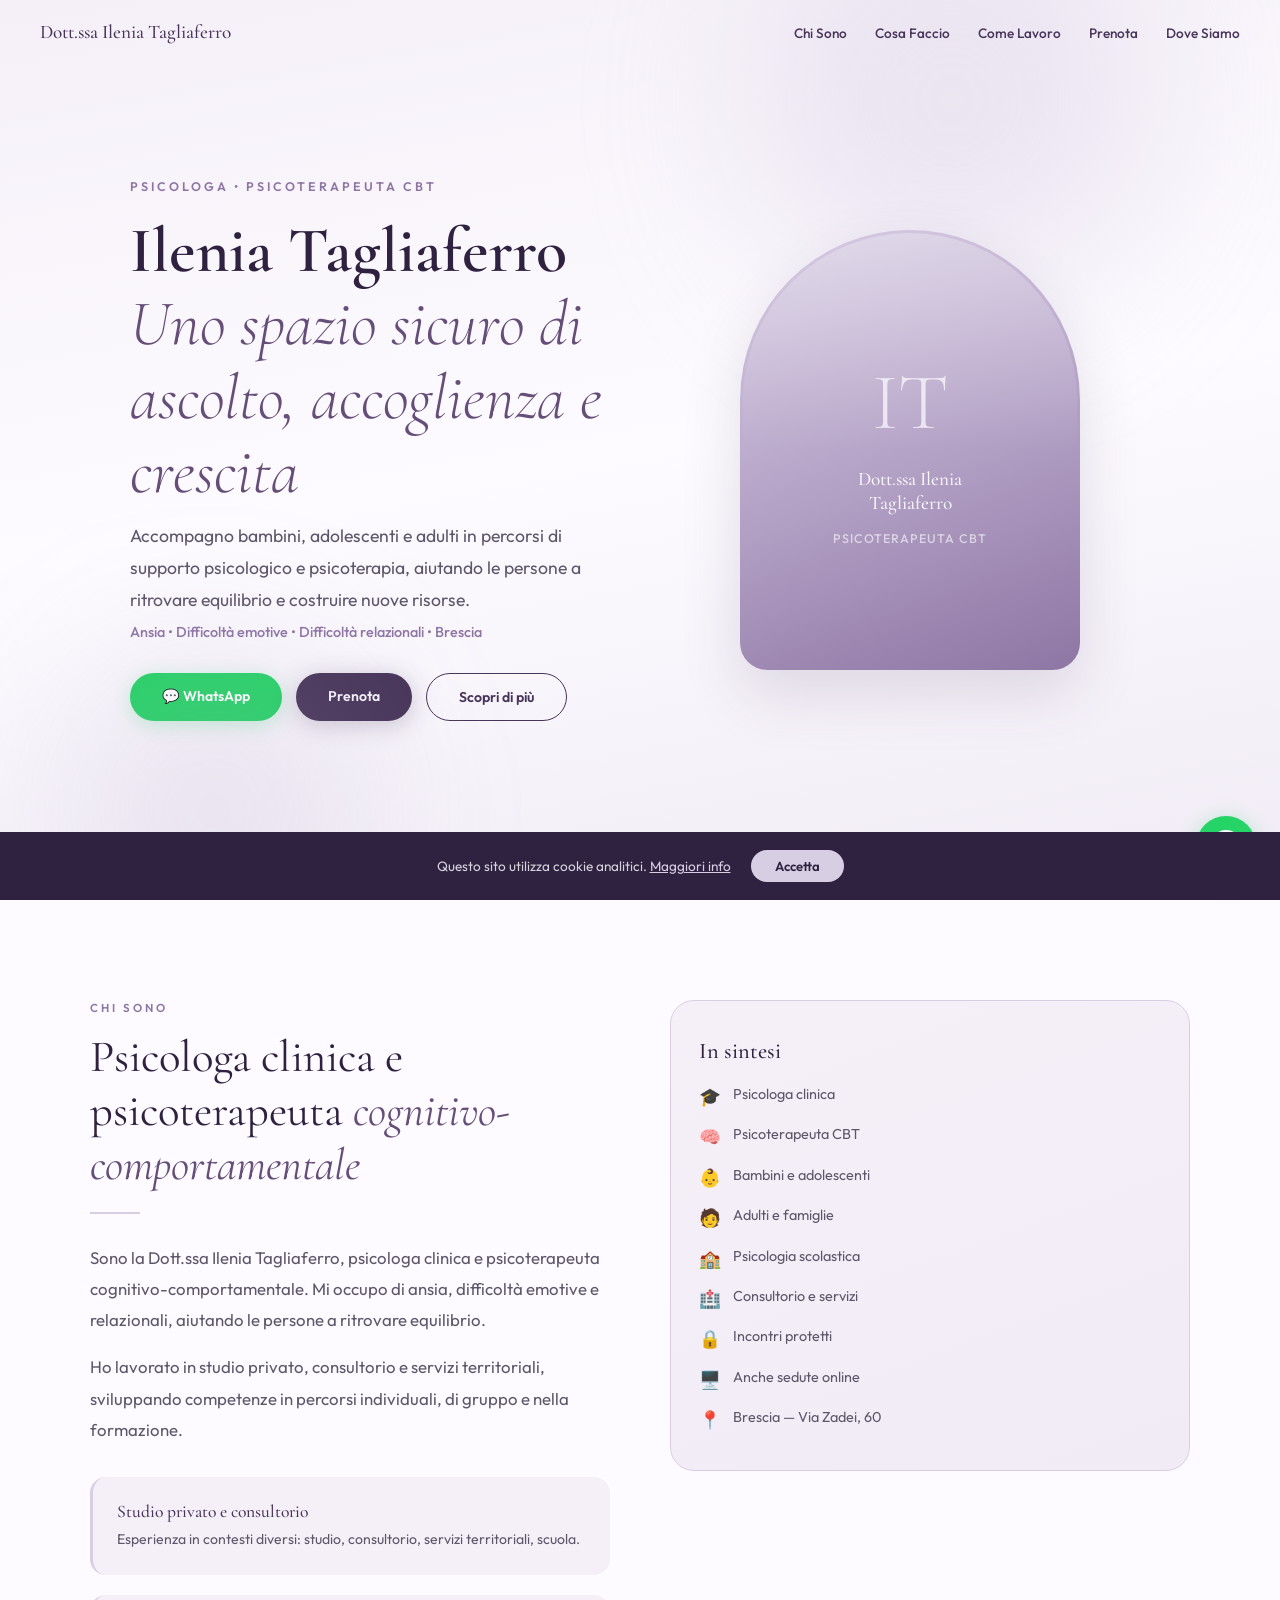
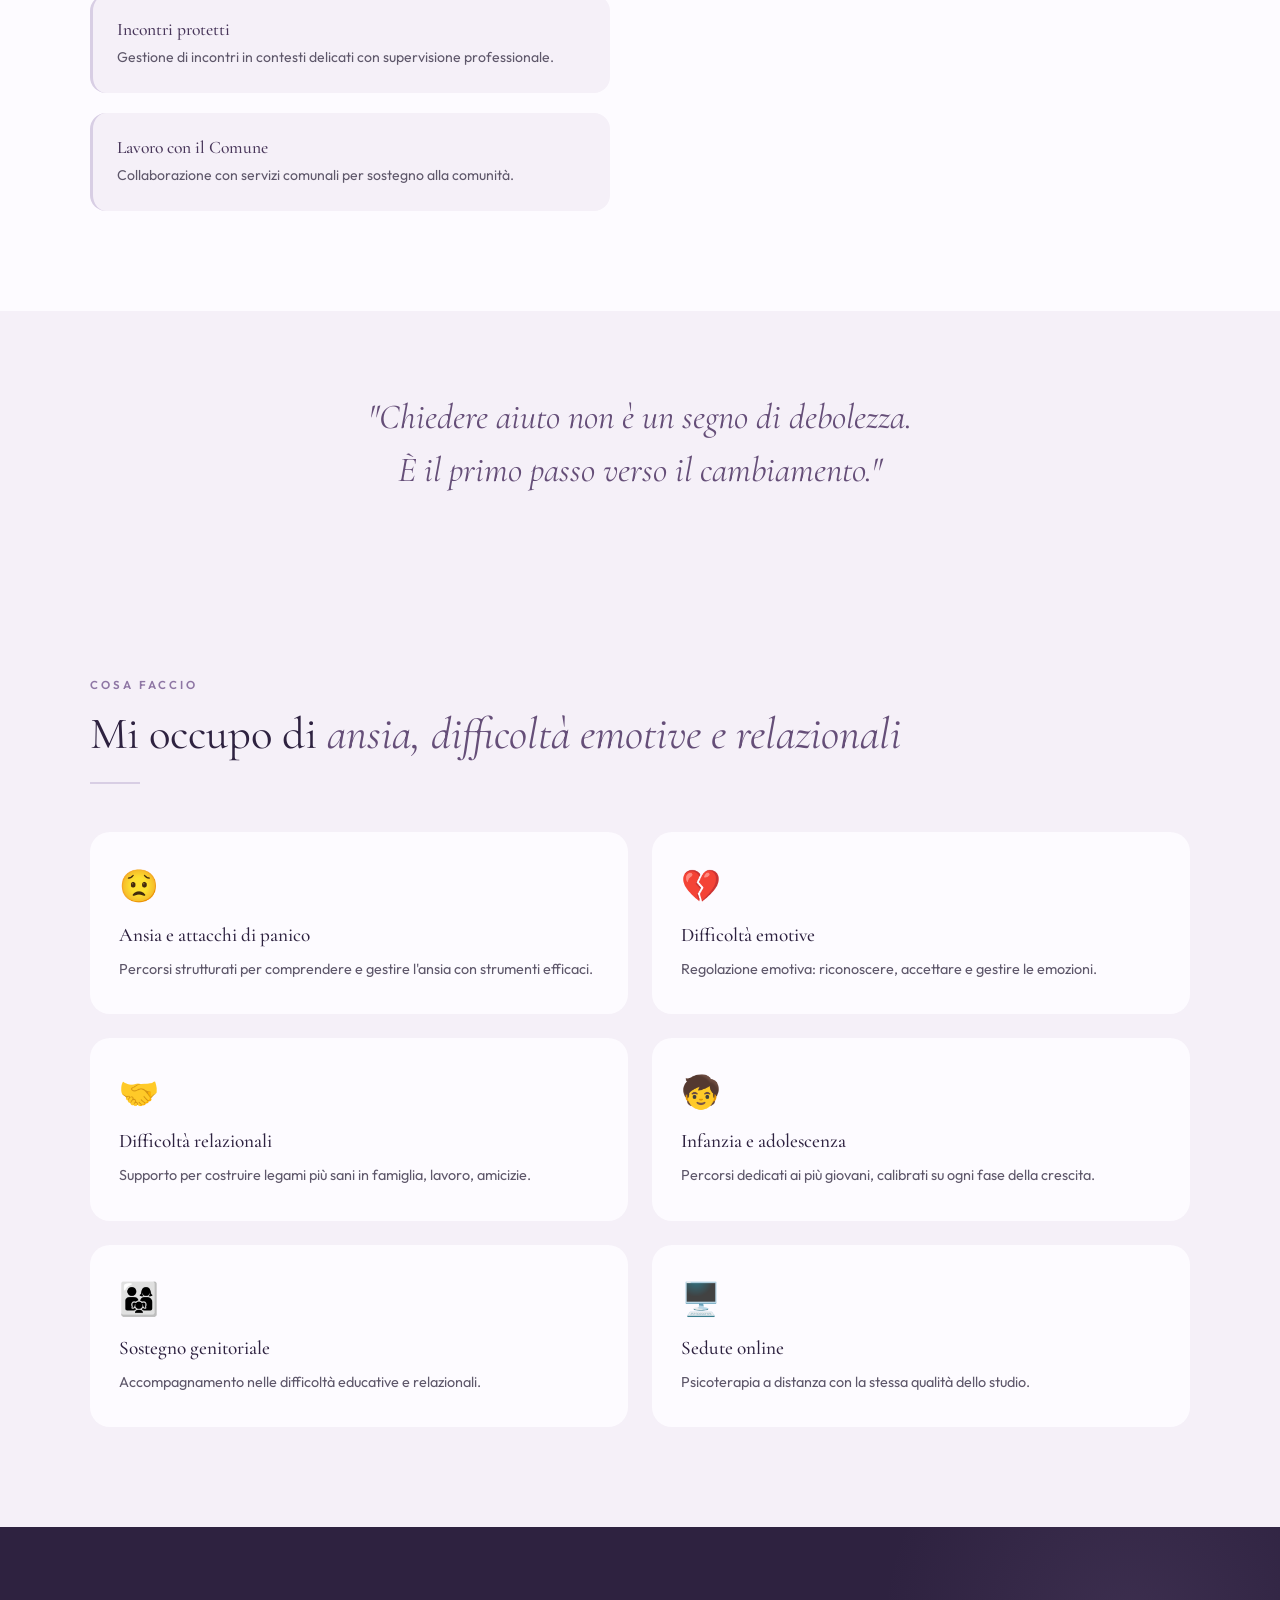
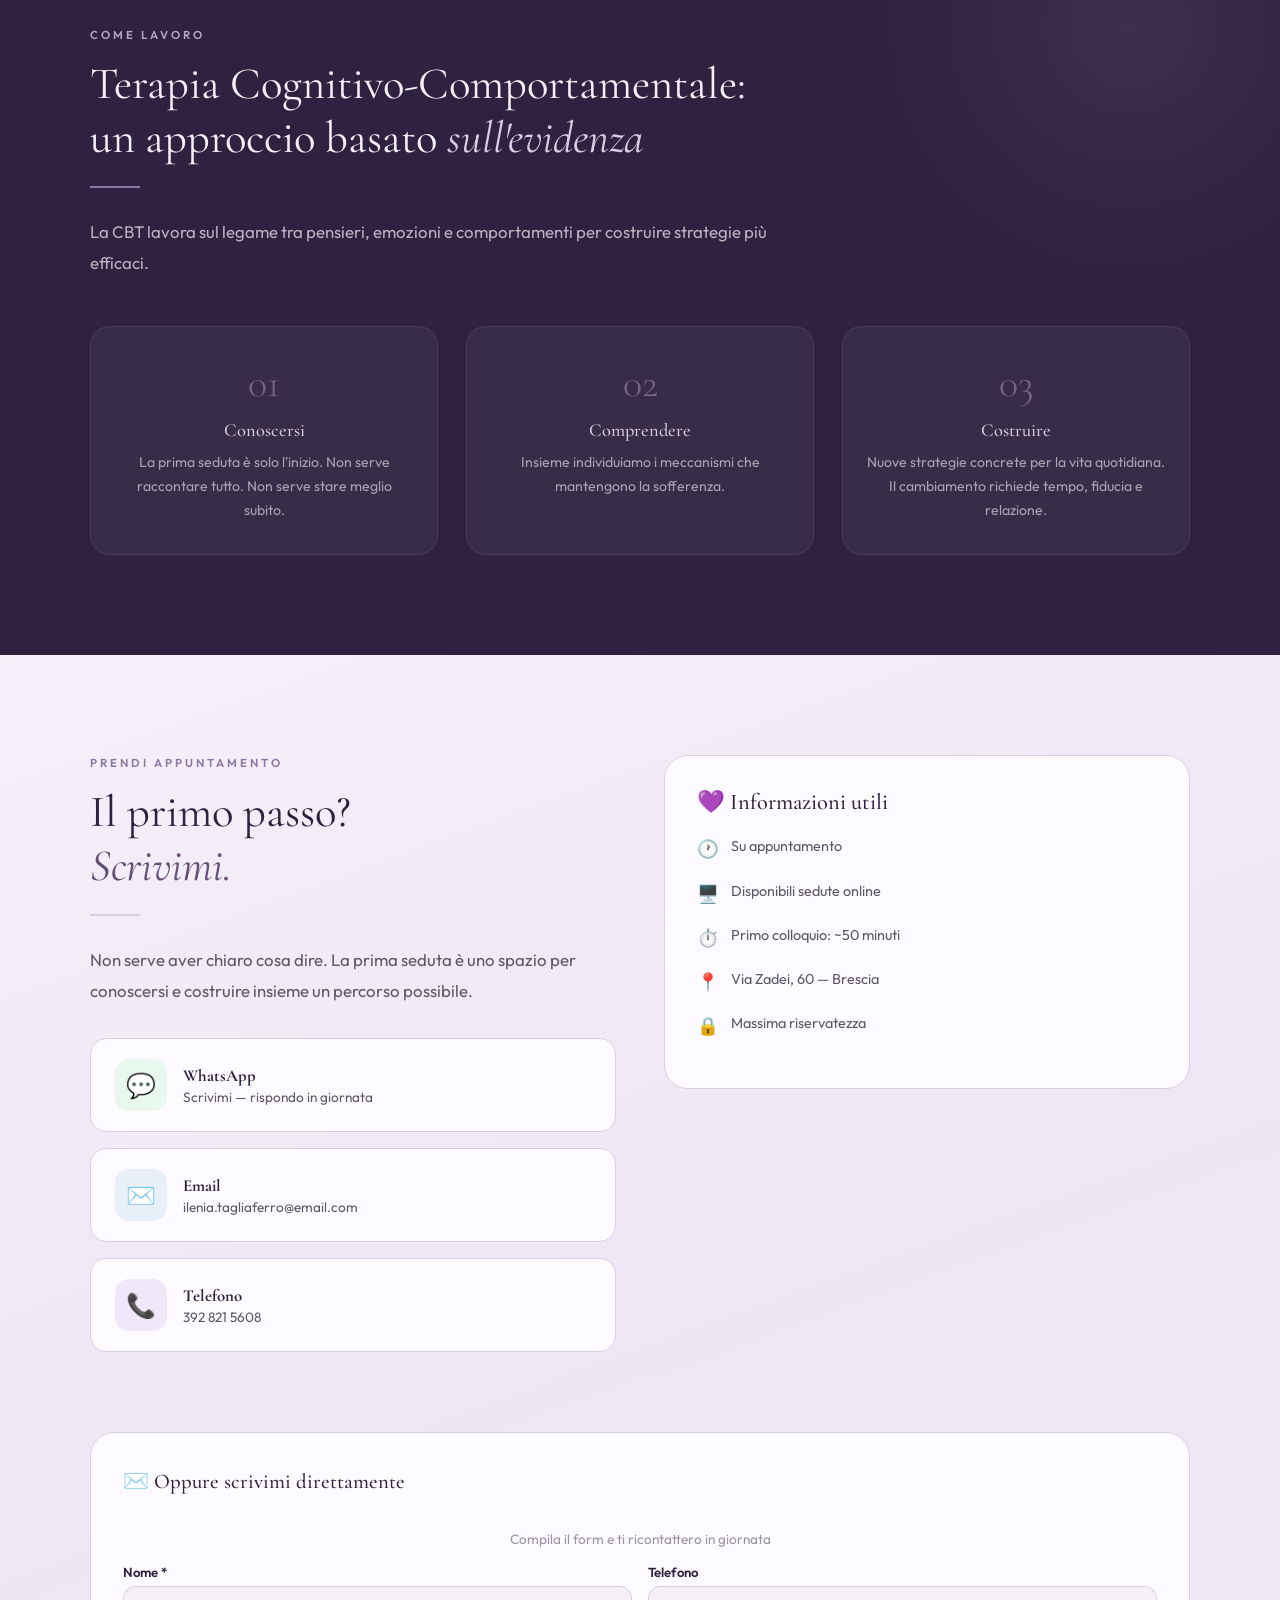
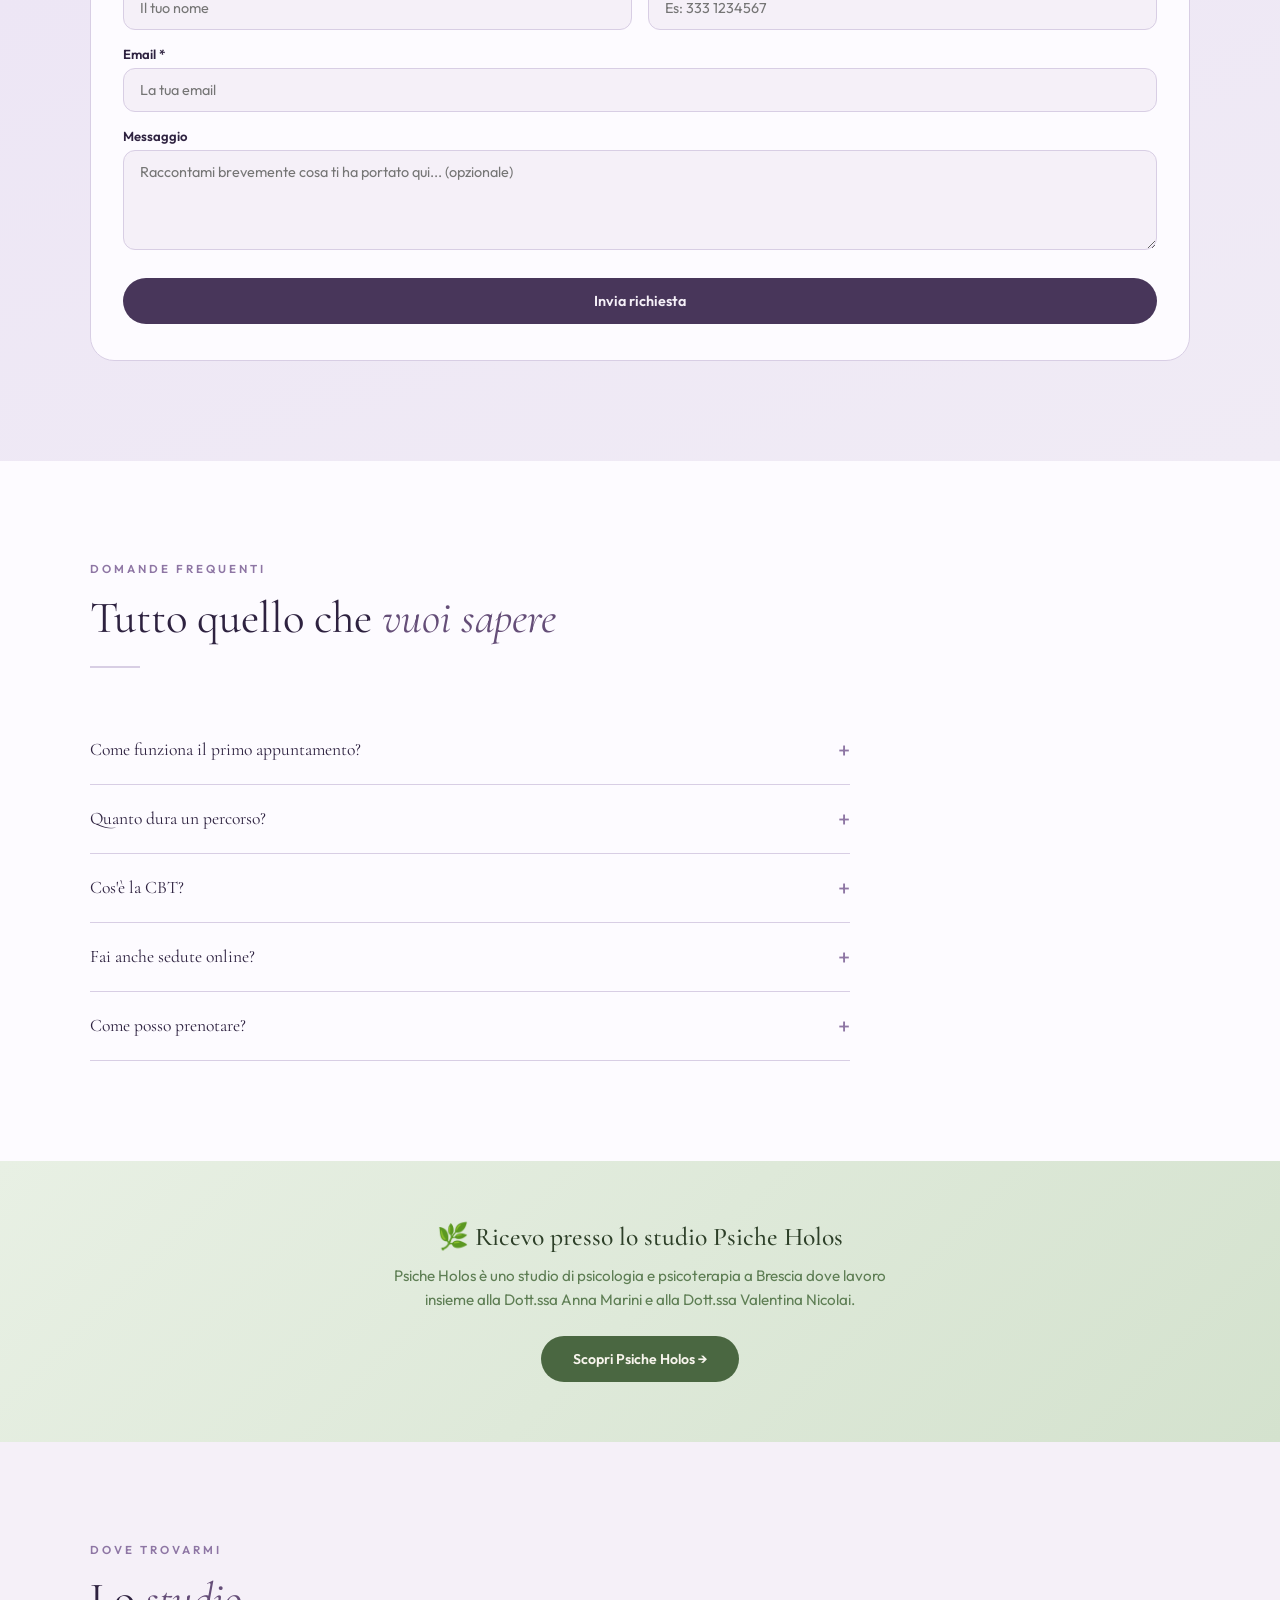
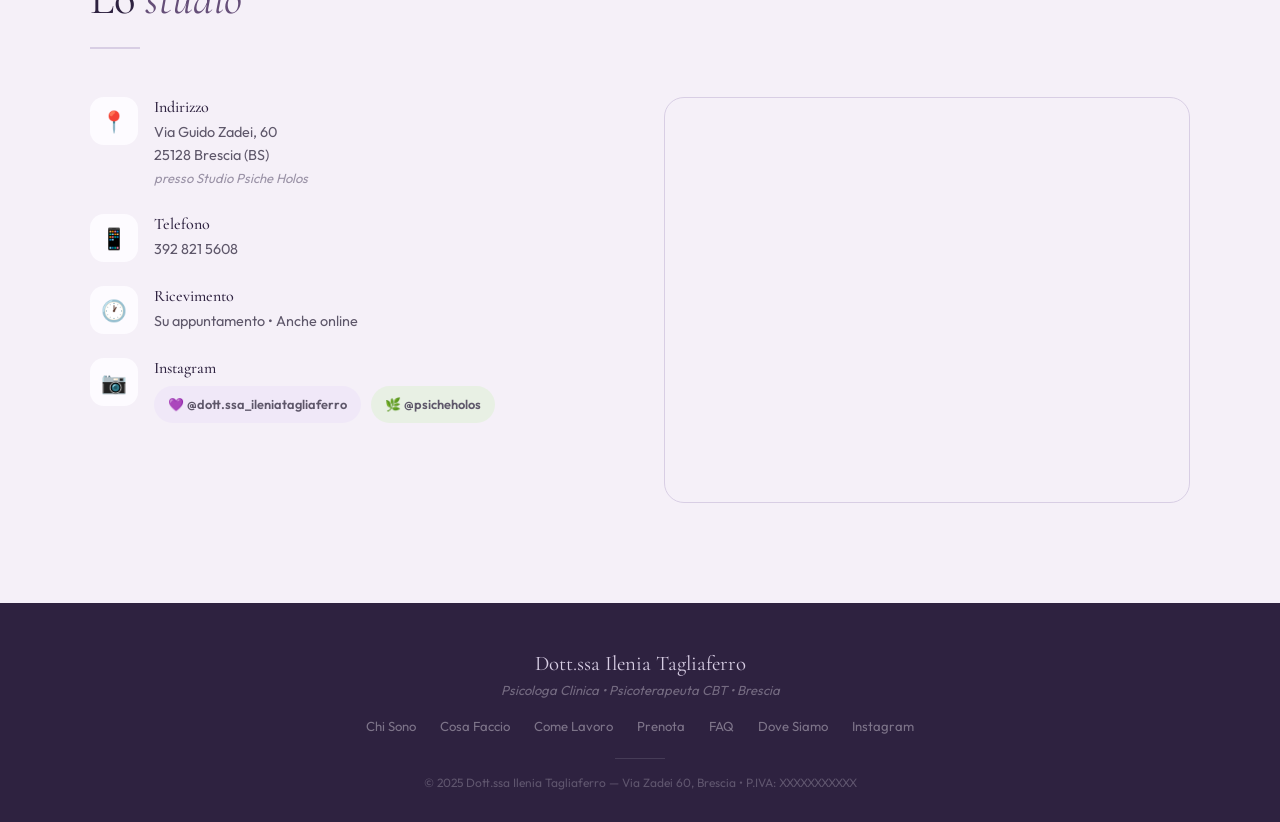
<file: Ilenia_Tagliaferro_Sito_v3.html>
<!DOCTYPE html>
<html lang="it">
<head>
<meta charset="UTF-8">
<meta name="viewport" content="width=device-width, initial-scale=1.0">
<title>Dott.ssa Ilenia Tagliaferro — Psicologa e Psicoterapeuta CBT | Brescia</title>
<meta name="description" content="Dott.ssa Ilenia Tagliaferro - Psicologa clinica e psicoterapeuta cognitivo-comportamentale a Brescia. Bambini, adolescenti, adulti. Prenota su WhatsApp.">
<meta property="og:title" content="Dott.ssa Ilenia Tagliaferro — Psicoterapeuta CBT Brescia">
<meta property="og:description" content="Accompagno bambini, adolescenti e adulti in percorsi di supporto psicologico. Prenota un appuntamento.">
<link rel="preconnect" href="https://fonts.googleapis.com">
<link href="https://fonts.googleapis.com/css2?family=Cormorant+Garamond:ital,wght@0,300;0,400;0,500;0,600;0,700;1,300;1,400;1,500&family=Outfit:wght@300;400;500;600&display=swap" rel="stylesheet">

<!-- GOOGLE ANALYTICS 4 — Sostituisci G-XXXXXXXXXX col tuo ID -->
<script async src="https://www.googletagmanager.com/gtag/js?id=G-XXXXXXXXXX"></script>
<script>
  window.dataLayer = window.dataLayer || [];
  function gtag(){dataLayer.push(arguments);}
  gtag('js', new Date());
  gtag('config', 'G-XXXXXXXXXX');
  function trackWA(l) { gtag('event','whatsapp_click',{event_category:'contatto',event_label:l}); }
  function trackEmail(l) { gtag('event','email_click',{event_category:'contatto',event_label:l}); }
  function trackPhone(l) { gtag('event','phone_click',{event_category:'contatto',event_label:l}); }
</script>

<style>
:root {
  --lilla-dark:#2E2240; --lilla-primary:#48365A; --lilla-mid:#654E78;
  --lilla-light:#8E76A4; --lilla-pale:#B5A3C7; --lavanda:#D8CEE4;
  --blush:#F5F0F8; --warm-white:#FDFBFF; --text:#2A2533;
  --text-light:#5E576A; --text-muted:#9B93A7; --whatsapp:#25D366;
  --serif:'Cormorant Garamond',Georgia,serif;
  --sans:'Outfit','Segoe UI',sans-serif;
}
*,*::before,*::after{margin:0;padding:0;box-sizing:border-box}
html{scroll-behavior:smooth;font-size:16px}
body{font-family:var(--sans);color:var(--text);background:var(--warm-white);overflow-x:hidden;-webkit-font-smoothing:antialiased}

@keyframes fadeUp{from{opacity:0;transform:translateY(40px)}to{opacity:1;transform:translateY(0)}}
@keyframes pulse{0%,100%{opacity:.4}50%{opacity:.7}}
@keyframes waPulse{0%,100%{box-shadow:0 4px 20px rgba(37,211,102,.3)}50%{box-shadow:0 4px 30px rgba(37,211,102,.5)}}

.reveal{opacity:0;transform:translateY(40px);transition:opacity .8s,transform .8s}
.reveal.visible{opacity:1;transform:translateY(0)}
.rd1{transition-delay:.15s}.rd2{transition-delay:.3s}.rd3{transition-delay:.45s}

/* WA FLOAT */
.wa-float{position:fixed;bottom:24px;right:24px;z-index:90;width:60px;height:60px;border-radius:50%;background:var(--whatsapp);display:flex;align-items:center;justify-content:center;box-shadow:0 4px 20px rgba(37,211,102,.35);animation:waPulse 3s ease-in-out infinite;transition:transform .3s;text-decoration:none}
.wa-float:hover{transform:scale(1.1)}
.wa-float svg{width:32px;height:32px;fill:#fff}
.wa-float-label{position:absolute;right:72px;top:50%;transform:translateY(-50%);background:#fff;color:var(--text);padding:8px 16px;border-radius:10px;font-size:.82rem;font-weight:600;box-shadow:0 4px 16px rgba(0,0,0,.1);white-space:nowrap;opacity:0;pointer-events:none;transition:opacity .3s}
.wa-float:hover .wa-float-label{opacity:1}

/* COOKIE */
.cookie-banner{position:fixed;bottom:0;left:0;right:0;z-index:200;background:var(--lilla-dark);color:rgba(245,240,248,.85);padding:18px 24px;display:flex;align-items:center;justify-content:center;gap:20px;font-size:.85rem;transform:translateY(100%);transition:transform .5s;flex-wrap:wrap}
.cookie-banner.show{transform:translateY(0)}
.cookie-banner a{color:var(--lavanda)}
.cookie-accept{padding:8px 24px;border-radius:30px;border:none;font-family:var(--sans);font-size:.82rem;font-weight:600;cursor:pointer;background:var(--lavanda);color:var(--lilla-dark);transition:.3s}
.cookie-accept:hover{background:#fff}

/* NAV */
nav{position:fixed;top:0;left:0;right:0;z-index:100;padding:20px 40px;display:flex;justify-content:space-between;align-items:center;transition:all .4s}
nav.scrolled{background:rgba(253,251,255,.92);backdrop-filter:blur(16px);box-shadow:0 1px 20px rgba(46,34,64,.06);padding:12px 40px}
.nav-name{font-family:var(--serif);font-size:1.2rem;font-weight:500;color:var(--lilla-primary)}
.nav-links{display:flex;gap:28px;list-style:none}
.nav-links a{text-decoration:none;color:var(--lilla-primary);font-size:.85rem;font-weight:500;position:relative;transition:color .3s}
.nav-links a::after{content:'';position:absolute;bottom:-4px;left:0;width:0;height:2px;background:var(--lilla-light);transition:width .3s}
.nav-links a:hover{color:var(--lilla-light)}
.nav-links a:hover::after{width:100%}
.hamburger{display:none;cursor:pointer;background:none;border:none;flex-direction:column;gap:5px;padding:4px}
.hamburger span{display:block;width:24px;height:2px;background:var(--lilla-primary);transition:.3s}

/* HERO */
.hero{min-height:100vh;display:flex;align-items:center;position:relative;background:linear-gradient(170deg,var(--blush) 0%,var(--warm-white) 50%,#F0EBF5 100%);overflow:hidden}
.hero-orb{position:absolute;border-radius:50%;filter:blur(80px);animation:pulse 6s ease-in-out infinite}
.hero-orb-1{width:400px;height:400px;background:rgba(216,206,228,.4);top:-100px;right:10%}
.hero-orb-2{width:300px;height:300px;background:rgba(181,163,199,.2);bottom:-60px;left:5%;animation-delay:-3s}
.hero-inner{max-width:1100px;margin:0 auto;padding:0 40px;display:grid;grid-template-columns:1fr 1fr;gap:60px;align-items:center;width:100%}
.hero-text{animation:fadeUp 1.2s ease-out}
.hero-intro{font-size:.78rem;letter-spacing:3px;text-transform:uppercase;color:var(--lilla-light);font-weight:600;margin-bottom:20px}
.hero h1{font-family:var(--serif);font-size:clamp(2.6rem,5vw,4rem);font-weight:400;color:var(--lilla-dark);line-height:1.15;margin-bottom:12px}
.hero h1 strong{font-weight:600;display:block}
.hero h1 em{font-style:italic;color:var(--lilla-mid);font-weight:300}
.hero-desc{font-size:1.1rem;color:var(--text-light);line-height:1.8;margin-bottom:8px;max-width:480px}
.hero-spec{font-size:.9rem;color:var(--lilla-light);font-weight:500;margin-bottom:32px}
.hero-cta{display:flex;gap:14px;flex-wrap:wrap}
.btn{display:inline-block;padding:14px 32px;border-radius:50px;font-family:var(--sans);font-size:.88rem;font-weight:600;text-decoration:none;transition:all .35s;cursor:pointer;border:none}
.btn-primary{background:var(--lilla-primary);color:var(--blush);box-shadow:0 4px 24px rgba(72,54,90,.25)}
.btn-primary:hover{background:var(--lilla-dark);transform:translateY(-2px);box-shadow:0 8px 32px rgba(72,54,90,.35)}
.btn-ghost{background:transparent;color:var(--lilla-primary);border:1.5px solid var(--lilla-primary)}
.btn-ghost:hover{background:var(--lilla-primary);color:var(--blush);transform:translateY(-2px)}
.btn-wa{background:var(--whatsapp);color:#fff;box-shadow:0 4px 20px rgba(37,211,102,.25)}
.btn-wa:hover{background:#1EBE5A;transform:translateY(-2px)}
.hero-visual{display:flex;justify-content:center;align-items:center;animation:fadeUp 1.2s ease-out .3s both}
.hero-card{width:340px;height:440px;border-radius:200px 200px 32px 32px;background:linear-gradient(160deg,var(--lavanda) 0%,var(--lilla-pale) 50%,var(--lilla-light) 100%);display:flex;flex-direction:column;align-items:center;justify-content:center;gap:16px;position:relative;box-shadow:0 24px 60px rgba(72,54,90,.15);overflow:hidden}
.hero-card::before{content:'';position:absolute;inset:3px;border-radius:197px 197px 29px 29px;background:linear-gradient(180deg,rgba(253,251,255,.3) 0%,transparent 50%)}
.hero-card-initial{font-family:var(--serif);font-size:5rem;font-weight:300;color:rgba(255,255,255,.7)}
.hero-card-name{font-family:var(--serif);font-size:1.2rem;color:rgba(255,255,255,.9);font-weight:500;text-align:center}
.hero-card-role{font-size:.78rem;color:rgba(255,255,255,.6);letter-spacing:1px;font-weight:500}

/* SECTIONS */
section{padding:100px 24px}
.container{max-width:1100px;margin:0 auto}
.section-label{font-size:.72rem;letter-spacing:3px;text-transform:uppercase;color:var(--lilla-light);font-weight:600;margin-bottom:16px}
.section-title{font-family:var(--serif);font-size:clamp(2rem,4vw,2.8rem);font-weight:400;color:var(--lilla-dark);line-height:1.2;margin-bottom:20px}
.section-title em{font-style:italic;color:var(--lilla-mid)}
.section-line{width:50px;height:2px;background:var(--lavanda);margin-bottom:28px}
.section-text{font-size:1.05rem;line-height:1.85;color:var(--text-light);max-width:660px}

/* CHI SONO */
.chi-sono{background:var(--warm-white)}
.chi-content{display:grid;grid-template-columns:1fr 1fr;gap:60px;align-items:start}
.chi-highlights{display:flex;flex-direction:column;gap:20px;margin-top:32px}
.chi-highlight{padding:24px;border-radius:16px;background:var(--blush);border-left:3px solid var(--lavanda);transition:all .3s}
.chi-highlight:hover{border-left-color:var(--lilla-light);transform:translateX(4px)}
.chi-highlight h4{font-family:var(--serif);font-size:1.1rem;color:var(--lilla-primary);margin-bottom:6px;font-weight:500}
.chi-highlight p{font-size:.88rem;color:var(--text-light);line-height:1.65}
.chi-sidebar{position:sticky;top:120px}
.chi-detail-card{background:linear-gradient(160deg,var(--blush) 0%,#F0EBF5 100%);border-radius:24px;padding:36px 28px;border:1px solid var(--lavanda)}
.chi-detail-card h3{font-family:var(--serif);font-size:1.4rem;color:var(--lilla-dark);margin-bottom:20px;font-weight:500}
.chi-detail-list{list-style:none;display:flex;flex-direction:column;gap:14px}
.chi-detail-list li{display:flex;gap:12px;align-items:flex-start;font-size:.9rem;color:var(--text-light);line-height:1.5}
.chi-detail-list li span{flex-shrink:0;font-size:1.1rem}

/* COSA FACCIO */
.cosa-faccio{background:var(--blush)}
.cosa-grid{display:grid;grid-template-columns:repeat(2,1fr);gap:24px;margin-top:48px}
.cosa-card{background:var(--warm-white);border-radius:20px;padding:32px 28px;transition:all .4s;border:1px solid transparent;position:relative;overflow:hidden}
.cosa-card::after{content:'';position:absolute;bottom:0;left:0;right:0;height:3px;background:linear-gradient(90deg,var(--lilla-light),var(--lavanda));transform:scaleX(0);transform-origin:left;transition:transform .4s}
.cosa-card:hover::after{transform:scaleX(1)}
.cosa-card:hover{transform:translateY(-4px);box-shadow:0 12px 36px rgba(72,54,90,.08);border-color:var(--lavanda)}
.cosa-card-icon{font-size:2rem;margin-bottom:18px;display:block}
.cosa-card h3{font-family:var(--serif);font-size:1.2rem;color:var(--lilla-dark);margin-bottom:10px;font-weight:500}
.cosa-card p{font-size:.9rem;color:var(--text-light);line-height:1.7}

/* COME LAVORO */
.come-lavoro{background:var(--lilla-dark);color:var(--blush);position:relative;overflow:hidden}
.come-lavoro::before{content:'';position:absolute;top:-150px;right:-100px;width:500px;height:500px;background:radial-gradient(circle,rgba(142,118,164,.15) 0%,transparent 70%);border-radius:50%}
.come-lavoro .section-label{color:var(--lilla-pale)}
.come-lavoro .section-title{color:var(--blush)}
.come-lavoro .section-title em{color:var(--lavanda)}
.come-lavoro .section-line{background:var(--lilla-light)}
.come-lavoro .section-text{color:rgba(245,240,248,.7);max-width:700px}
.come-steps{display:grid;grid-template-columns:repeat(3,1fr);gap:28px;margin-top:48px}
.come-step{padding:32px 24px;border-radius:20px;background:rgba(255,255,255,.05);border:1px solid rgba(255,255,255,.08);transition:all .35s;text-align:center}
.come-step:hover{background:rgba(255,255,255,.1);border-color:rgba(216,206,228,.2);transform:translateY(-4px)}
.come-step-num{font-family:var(--serif);font-size:2.5rem;font-weight:300;color:var(--lilla-pale);margin-bottom:12px;display:block;opacity:.5}
.come-step h4{font-family:var(--serif);font-size:1.15rem;color:var(--lavanda);margin-bottom:10px;font-weight:500}
.come-step p{font-size:.88rem;color:rgba(245,240,248,.6);line-height:1.7}

/* PRENOTA */
.prenota{background:linear-gradient(160deg,var(--blush) 0%,#EDE6F5 50%,#F0EBF5 100%)}
.prenota-inner{display:grid;grid-template-columns:1fr 1fr;gap:48px;align-items:start}
.prenota-methods{display:flex;flex-direction:column;gap:16px;margin-top:32px}
.prenota-method{display:flex;align-items:center;gap:16px;padding:20px 24px;border-radius:16px;background:var(--warm-white);border:1px solid var(--lavanda);transition:all .35s;text-decoration:none;color:var(--text)}
.prenota-method:hover{transform:translateX(6px);box-shadow:0 8px 28px rgba(72,54,90,.08);border-color:var(--lilla-light)}
.pm-icon{flex-shrink:0;width:52px;height:52px;border-radius:14px;display:flex;align-items:center;justify-content:center;font-size:1.5rem}
.pm-wa{background:#E8F8EE}.pm-email{background:#E8EFF8}.pm-phone{background:#F0E8F8}
.prenota-method h4{font-family:var(--serif);font-size:1.05rem;color:var(--lilla-dark);margin-bottom:2px}
.prenota-method p{font-size:.85rem;color:var(--text-light)}
.prenota-card{background:var(--warm-white);border-radius:24px;padding:32px;border:1px solid var(--lavanda)}
.prenota-card h3{font-family:var(--serif);font-size:1.4rem;color:var(--lilla-dark);margin-bottom:20px;font-weight:500}
.prenota-card-item{display:flex;gap:12px;margin-bottom:16px;font-size:.9rem;color:var(--text-light);line-height:1.6}
.prenota-card-item span{flex-shrink:0;font-size:1.1rem}

/* CONTACT FORM */
.contact-form{background:var(--warm-white);border-radius:24px;padding:36px 32px;border:1px solid var(--lavanda);margin-top:32px}
.contact-form h3{font-family:var(--serif);font-size:1.3rem;color:var(--lilla-dark);margin-bottom:20px;font-weight:500}
.form-group{margin-bottom:16px}
.form-group label{display:block;font-size:.82rem;font-weight:600;color:var(--lilla-dark);margin-bottom:6px}
.form-group input,.form-group textarea{width:100%;padding:12px 16px;border:1.5px solid var(--lavanda);border-radius:12px;font-family:var(--sans);font-size:.9rem;color:var(--text);background:var(--blush);transition:border-color .3s;outline:none;resize:vertical}
.form-group input:focus,.form-group textarea:focus{border-color:var(--lilla-light)}
.form-group textarea{min-height:100px}
.form-row{display:grid;grid-template-columns:1fr 1fr;gap:16px}
.form-submit{width:100%;padding:14px;border-radius:50px;border:none;background:var(--lilla-primary);color:var(--blush);font-family:var(--sans);font-size:.9rem;font-weight:600;cursor:pointer;transition:all .35s;margin-top:8px}
.form-submit:hover{background:var(--lilla-dark);transform:translateY(-2px);box-shadow:0 8px 28px rgba(72,54,90,.25)}
.form-success{display:none;text-align:center;padding:24px;color:var(--lilla-mid);font-weight:600;font-size:1.1rem}
.form-or{text-align:center;padding:16px 0;color:var(--text-muted);font-size:.85rem}

/* HERO PHOTO */
.hero-card-photo{width:100%;height:100%;object-fit:cover;border-radius:200px 200px 32px 32px;position:absolute;inset:0}

/* STUDIO LINK */
.studio-banner{background:linear-gradient(135deg,#E8F0E4,#D4E2CE);padding:60px 24px;text-align:center}
.studio-banner h3{font-family:var(--serif);font-size:1.6rem;color:#2D3F28;margin-bottom:12px;font-weight:500}
.studio-banner p{font-size:.95rem;color:#5E7E54;margin-bottom:24px;max-width:500px;margin-left:auto;margin-right:auto;line-height:1.6}
.btn-studio{background:#4A6741;color:#F7F4EC;padding:14px 32px;border-radius:50px;text-decoration:none;font-weight:600;font-size:.88rem;display:inline-block;transition:all .35s;font-family:var(--sans)}
.btn-studio:hover{background:#2D3F28;transform:translateY(-2px);box-shadow:0 8px 28px rgba(74,103,65,.25)}

/* FAQ */
.faq{background:var(--warm-white)}
.faq-list{margin-top:48px;max-width:760px}
.faq-item{border-bottom:1px solid var(--lavanda)}
.faq-q{width:100%;padding:20px 0;border:none;background:none;text-align:left;cursor:pointer;font-family:var(--serif);font-size:1.1rem;color:var(--lilla-dark);display:flex;justify-content:space-between;align-items:center;transition:color .3s}
.faq-q:hover{color:var(--lilla-light)}
.faq-q::after{content:'+';font-size:1.4rem;color:var(--lilla-light);font-family:var(--sans);transition:transform .3s}
.faq-q.open::after{transform:rotate(45deg)}
.faq-a{max-height:0;overflow:hidden;transition:max-height .4s,padding .4s;font-size:.92rem;color:var(--text-light);line-height:1.8}
.faq-a.open{max-height:300px;padding-bottom:20px}

/* DOVE SIAMO */
.dove-siamo{background:var(--blush)}
.dove-grid{display:grid;grid-template-columns:1fr 1fr;gap:48px;margin-top:48px;align-items:start}
.dove-info{display:flex;flex-direction:column;gap:24px}
.dove-item{display:flex;gap:16px;align-items:flex-start}
.dove-icon{flex-shrink:0;width:48px;height:48px;border-radius:14px;background:var(--warm-white);display:flex;align-items:center;justify-content:center;font-size:1.3rem}
.dove-item h4{font-family:var(--serif);font-size:1rem;color:var(--lilla-dark);margin-bottom:4px;font-weight:500}
.dove-item p,.dove-item a{font-size:.9rem;color:var(--text-light);line-height:1.6;text-decoration:none}
.dove-item a:hover{color:var(--lilla-mid)}
.dove-social{display:flex;gap:10px;margin-top:8px;flex-wrap:wrap}
.dove-social a{display:inline-flex;align-items:center;gap:6px;padding:8px 14px;border-radius:30px;font-size:.8rem;font-weight:600;text-decoration:none;transition:.3s}
.ig-pers{background:#F0E8F8;color:#654E78}.ig-pers:hover{background:#654E78;color:#fff}
.ig-studio{background:#E8F0E4;color:#4A6741}.ig-studio:hover{background:#4A6741;color:#fff}
.dove-map{border-radius:20px;overflow:hidden;min-height:400px;border:1px solid var(--lavanda)}
.dove-map iframe{width:100%;height:400px;border:none}

/* QUOTE */
.quote-section{padding:80px 24px;background:var(--blush);text-align:center}
.quote-text{font-family:var(--serif);font-size:clamp(1.4rem,3vw,2.2rem);font-style:italic;color:var(--lilla-mid);max-width:650px;margin:0 auto;line-height:1.5;font-weight:400}

/* FOOTER */
footer{background:var(--lilla-dark);color:rgba(245,240,248,.5);padding:48px 24px 32px;text-align:center}
.footer-name{font-family:var(--serif);font-size:1.3rem;color:var(--lavanda);margin-bottom:6px;font-weight:400}
.footer-role{font-size:.82rem;margin-bottom:20px;font-style:italic;color:rgba(245,240,248,.35)}
.footer-links{display:flex;justify-content:center;gap:24px;margin-bottom:24px;flex-wrap:wrap}
.footer-links a{color:rgba(245,240,248,.4);text-decoration:none;font-size:.82rem;transition:color .3s}
.footer-links a:hover{color:var(--lavanda)}
.footer-line{width:50px;height:1px;background:rgba(245,240,248,.12);margin:0 auto 16px}
.footer-copy{font-size:.75rem;color:rgba(245,240,248,.25)}

/* MOBILE */
@media(max-width:900px){
  .nav-links{display:none}
  .hamburger{display:flex}
  .nav-links.open{display:flex;flex-direction:column;position:fixed;top:0;left:0;right:0;bottom:0;background:rgba(253,251,255,.98);backdrop-filter:blur(20px);justify-content:center;align-items:center;gap:28px;z-index:99}
  .nav-links.open a{font-size:1.3rem}
  .hero-inner{grid-template-columns:1fr;gap:40px}
  .hero-visual{order:-1}
  .hero-card{width:240px;height:320px}
  .hero-card-initial{font-size:3.5rem}
  .chi-content,.prenota-inner,.dove-grid{grid-template-columns:1fr}
  .chi-sidebar{position:static}
  .cosa-grid,.come-steps{grid-template-columns:1fr}
  nav{padding:14px 20px}
  section{padding:70px 20px}
}
</style>
</head>
<body>

<!-- COOKIE -->
<div class="cookie-banner" id="cookieBanner">
  <span>Questo sito utilizza cookie analitici. <a href="#privacy">Maggiori info</a></span>
  <button class="cookie-accept" onclick="acceptCookies()">Accetta</button>
</div>

<!-- WA FLOAT -->
<a href="https://wa.me/393928215608?text=Buongiorno%20Dott.ssa%20Tagliaferro,%20vorrei%20informazioni%20per%20un%20appuntamento" target="_blank" class="wa-float" onclick="trackWA('float')">
  <span class="wa-float-label">Scrivimi su WhatsApp</span>
  <svg viewBox="0 0 24 24"><path d="M17.472 14.382c-.297-.149-1.758-.867-2.03-.967-.273-.099-.471-.148-.67.15-.197.297-.767.966-.94 1.164-.173.199-.347.223-.644.075-.297-.15-1.255-.463-2.39-1.475-.883-.788-1.48-1.761-1.653-2.059-.173-.297-.018-.458.13-.606.134-.133.298-.347.446-.52.149-.174.198-.298.298-.497.099-.198.05-.371-.025-.52-.075-.149-.669-1.612-.916-2.207-.242-.579-.487-.5-.669-.51-.173-.008-.371-.01-.57-.01-.198 0-.52.074-.792.372-.272.297-1.04 1.016-1.04 2.479 0 1.462 1.065 2.875 1.213 3.074.149.198 2.096 3.2 5.077 4.487.709.306 1.262.489 1.694.625.712.227 1.36.195 1.871.118.571-.085 1.758-.719 2.006-1.413.248-.694.248-1.289.173-1.413-.074-.124-.272-.198-.57-.347m-5.421 7.403h-.004a9.87 9.87 0 01-5.031-1.378l-.361-.214-3.741.982.998-3.648-.235-.374a9.86 9.86 0 01-1.51-5.26c.001-5.45 4.436-9.884 9.888-9.884 2.64 0 5.122 1.03 6.988 2.898a9.825 9.825 0 012.893 6.994c-.003 5.45-4.437 9.884-9.885 9.884m8.413-18.297A11.815 11.815 0 0012.05 0C5.495 0 .16 5.335.157 11.892c0 2.096.547 4.142 1.588 5.945L.057 24l6.305-1.654a11.882 11.882 0 005.683 1.448h.005c6.554 0 11.89-5.335 11.893-11.893a11.821 11.821 0 00-3.48-8.413z"/></svg>
</a>

<!-- NAV -->
<nav id="nav">
  <div class="nav-name">Dott.ssa Ilenia Tagliaferro</div>
  <ul class="nav-links" id="navLinks">
    <li><a href="#chi-sono" onclick="closeNav()">Chi Sono</a></li>
    <li><a href="#cosa-faccio" onclick="closeNav()">Cosa Faccio</a></li>
    <li><a href="#come-lavoro" onclick="closeNav()">Come Lavoro</a></li>
    <li><a href="#prenota" onclick="closeNav()">Prenota</a></li>
    <li><a href="#dove-siamo" onclick="closeNav()">Dove Siamo</a></li>
  </ul>
  <button class="hamburger" onclick="toggleNav()" aria-label="Menu"><span></span><span></span><span></span></button>
</nav>

<!-- HERO -->
<section class="hero">
  <div class="hero-orb hero-orb-1"></div>
  <div class="hero-orb hero-orb-2"></div>
  <div class="hero-inner">
    <div class="hero-text">
      <p class="hero-intro">Psicologa &bull; Psicoterapeuta CBT</p>
      <h1><strong>Ilenia Tagliaferro</strong><em>Uno spazio sicuro di ascolto, accoglienza e crescita</em></h1>
      <p class="hero-desc">Accompagno bambini, adolescenti e adulti in percorsi di supporto psicologico e psicoterapia, aiutando le persone a ritrovare equilibrio e costruire nuove risorse.</p>
      <p class="hero-spec">Ansia &bull; Difficoltà emotive &bull; Difficoltà relazionali &bull; Brescia</p>
      <div class="hero-cta">
        <a href="https://wa.me/393928215608?text=Buongiorno%20Dott.ssa%20Tagliaferro,%20vorrei%20prenotare%20un%20appuntamento" target="_blank" class="btn btn-wa" onclick="trackWA('hero')">💬 WhatsApp</a>
        <a href="#prenota" class="btn btn-primary">Prenota</a>
        <a href="#chi-sono" class="btn btn-ghost">Scopri di più</a>
      </div>
    </div>
    <div class="hero-visual">
      <div class="hero-card">
        <!-- FOTO: Per inserire la foto di Ilenia, aggiungi qui:
             <img src="foto-ilenia.jpg" class="hero-card-photo" alt="Dott.ssa Ilenia Tagliaferro">
             La foto verrà mostrata nella card con bordi arrotondati.
             Foto consigliata: ritratto verticale, sfondo neutro, 600x800px minimo -->
        <span class="hero-card-initial">IT</span>
        <span class="hero-card-name">Dott.ssa Ilenia<br>Tagliaferro</span>
        <span class="hero-card-role">PSICOTERAPEUTA CBT</span>
      </div>
    </div>
  </div>
</section>

<!-- CHI SONO -->
<section class="chi-sono" id="chi-sono">
  <div class="container">
    <div class="chi-content">
      <div>
        <div class="section-label reveal">Chi Sono</div>
        <h2 class="section-title reveal">Psicologa clinica e<br>psicoterapeuta <em>cognitivo-comportamentale</em></h2>
        <div class="section-line reveal"></div>
        <p class="section-text reveal">Sono la Dott.ssa Ilenia Tagliaferro, psicologa clinica e psicoterapeuta cognitivo-comportamentale. Mi occupo di ansia, difficoltà emotive e relazionali, aiutando le persone a ritrovare equilibrio.</p>
        <p class="section-text reveal" style="margin-top:16px">Ho lavorato in studio privato, consultorio e servizi territoriali, sviluppando competenze in percorsi individuali, di gruppo e nella formazione.</p>
        <div class="chi-highlights">
          <div class="chi-highlight reveal"><h4>Studio privato e consultorio</h4><p>Esperienza in contesti diversi: studio, consultorio, servizi territoriali, scuola.</p></div>
          <div class="chi-highlight reveal rd1"><h4>Incontri protetti</h4><p>Gestione di incontri in contesti delicati con supervisione professionale.</p></div>
          <div class="chi-highlight reveal rd2"><h4>Lavoro con il Comune</h4><p>Collaborazione con servizi comunali per sostegno alla comunità.</p></div>
        </div>
      </div>
      <div class="chi-sidebar reveal">
        <div class="chi-detail-card">
          <h3>In sintesi</h3>
          <ul class="chi-detail-list">
            <li><span>🎓</span> Psicologa clinica</li>
            <li><span>🧠</span> Psicoterapeuta CBT</li>
            <li><span>👶</span> Bambini e adolescenti</li>
            <li><span>🧑</span> Adulti e famiglie</li>
            <li><span>🏫</span> Psicologia scolastica</li>
            <li><span>🏥</span> Consultorio e servizi</li>
            <li><span>🔒</span> Incontri protetti</li>
            <li><span>🖥️</span> Anche sedute online</li>
            <li><span>📍</span> Brescia — Via Zadei, 60</li>
          </ul>
        </div>
      </div>
    </div>
  </div>
</section>

<!-- QUOTE -->
<div class="quote-section">
  <p class="quote-text reveal">"Chiedere aiuto non è un segno di debolezza.<br>È il primo passo verso il cambiamento."</p>
</div>

<!-- COSA FACCIO -->
<section class="cosa-faccio" id="cosa-faccio">
  <div class="container">
    <div class="section-label reveal">Cosa faccio</div>
    <h2 class="section-title reveal">Mi occupo di <em>ansia, difficoltà emotive e relazionali</em></h2>
    <div class="section-line reveal"></div>
    <div class="cosa-grid">
      <div class="cosa-card reveal"><span class="cosa-card-icon">😟</span><h3>Ansia e attacchi di panico</h3><p>Percorsi strutturati per comprendere e gestire l'ansia con strumenti efficaci.</p></div>
      <div class="cosa-card reveal rd1"><span class="cosa-card-icon">💔</span><h3>Difficoltà emotive</h3><p>Regolazione emotiva: riconoscere, accettare e gestire le emozioni.</p></div>
      <div class="cosa-card reveal rd2"><span class="cosa-card-icon">🤝</span><h3>Difficoltà relazionali</h3><p>Supporto per costruire legami più sani in famiglia, lavoro, amicizie.</p></div>
      <div class="cosa-card reveal rd3"><span class="cosa-card-icon">🧒</span><h3>Infanzia e adolescenza</h3><p>Percorsi dedicati ai più giovani, calibrati su ogni fase della crescita.</p></div>
      <div class="cosa-card reveal"><span class="cosa-card-icon">👨‍👩‍👧</span><h3>Sostegno genitoriale</h3><p>Accompagnamento nelle difficoltà educative e relazionali.</p></div>
      <div class="cosa-card reveal rd1"><span class="cosa-card-icon">🖥️</span><h3>Sedute online</h3><p>Psicoterapia a distanza con la stessa qualità dello studio.</p></div>
    </div>
  </div>
</section>

<!-- COME LAVORO -->
<section class="come-lavoro" id="come-lavoro">
  <div class="container">
    <div class="section-label reveal">Come lavoro</div>
    <h2 class="section-title reveal">Terapia Cognitivo-Comportamentale:<br>un approccio basato <em>sull'evidenza</em></h2>
    <div class="section-line reveal"></div>
    <p class="section-text reveal">La CBT lavora sul legame tra pensieri, emozioni e comportamenti per costruire strategie più efficaci.</p>
    <div class="come-steps">
      <div class="come-step reveal"><span class="come-step-num">01</span><h4>Conoscersi</h4><p>La prima seduta è solo l'inizio. Non serve raccontare tutto. Non serve stare meglio subito.</p></div>
      <div class="come-step reveal rd1"><span class="come-step-num">02</span><h4>Comprendere</h4><p>Insieme individuiamo i meccanismi che mantengono la sofferenza.</p></div>
      <div class="come-step reveal rd2"><span class="come-step-num">03</span><h4>Costruire</h4><p>Nuove strategie concrete per la vita quotidiana. Il cambiamento richiede tempo, fiducia e relazione.</p></div>
    </div>
  </div>
</section>

<!-- PRENOTA -->
<section class="prenota" id="prenota">
  <div class="container">
    <div class="prenota-inner">
      <div>
        <div class="section-label reveal">Prendi appuntamento</div>
        <h2 class="section-title reveal">Il primo passo?<br><em>Scrivimi.</em></h2>
        <div class="section-line reveal"></div>
        <p class="section-text reveal">Non serve aver chiaro cosa dire. La prima seduta è uno spazio per conoscersi e costruire insieme un percorso possibile.</p>
        <div class="prenota-methods">
          <a href="https://wa.me/393928215608?text=Buongiorno%20Dott.ssa%20Tagliaferro,%20vorrei%20prenotare%20un%20primo%20appuntamento" target="_blank" class="prenota-method reveal" onclick="trackWA('prenota')">
            <div class="pm-icon pm-wa">💬</div>
            <div><h4>WhatsApp</h4><p>Scrivimi — rispondo in giornata</p></div>
          </a>
          <a href="mailto:ilenia.tagliaferro@email.com?subject=Richiesta%20appuntamento" class="prenota-method reveal rd1" onclick="trackEmail('prenota')">
            <div class="pm-icon pm-email">✉️</div>
            <div><h4>Email</h4><p>ilenia.tagliaferro@email.com</p></div>
          </a>
          <a href="tel:3928215608" class="prenota-method reveal rd2" onclick="trackPhone('prenota')">
            <div class="pm-icon pm-phone">📞</div>
            <div><h4>Telefono</h4><p>392 821 5608</p></div>
          </a>
        </div>
      </div>
      <div class="prenota-card reveal">
        <h3>💜 Informazioni utili</h3>
        <div class="prenota-card-item"><span>🕐</span> Su appuntamento</div>
        <div class="prenota-card-item"><span>🖥️</span> Disponibili sedute online</div>
        <div class="prenota-card-item"><span>⏱️</span> Primo colloquio: ~50 minuti</div>
        <div class="prenota-card-item"><span>📍</span> Via Zadei, 60 — Brescia</div>
        <div class="prenota-card-item"><span>🔒</span> Massima riservatezza</div>
      </div>
      <!-- CONTACT FORM -->
      <div class="contact-form reveal" style="grid-column: 1 / -1;">
        <h3>✉️ Oppure scrivimi direttamente</h3>
        <p class="form-or">Compila il form e ti ricontattero in giornata</p>
        <!-- ISTRUZIONI: Registrati GRATIS su https://web3forms.com
             Copia il tuo Access Key e sostituiscilo qui sotto -->
        <form id="contactForm" action="https://api.web3forms.com/submit" method="POST">
          <input type="hidden" name="access_key" value="TUA_ACCESS_KEY_QUI">
          <input type="hidden" name="subject" value="Nuovo contatto - Dott.ssa Tagliaferro">
          <input type="hidden" name="from_name" value="Sito Ilenia Tagliaferro">
          <input type="checkbox" name="botcheck" style="display:none">
          <div class="form-row">
            <div class="form-group">
              <label>Nome *</label>
              <input type="text" name="name" required placeholder="Il tuo nome">
            </div>
            <div class="form-group">
              <label>Telefono</label>
              <input type="tel" name="phone" placeholder="Es: 333 1234567">
            </div>
          </div>
          <div class="form-group">
            <label>Email *</label>
            <input type="email" name="email" required placeholder="La tua email">
          </div>
          <div class="form-group">
            <label>Messaggio</label>
            <textarea name="message" placeholder="Raccontami brevemente cosa ti ha portato qui... (opzionale)"></textarea>
          </div>
          <button type="submit" class="form-submit" onclick="trackWA('form_submit')">Invia richiesta</button>
        </form>
        <div class="form-success" id="formSuccess">💜 Messaggio inviato! Ti ricontattero presto.</div>
      </div>
    </div>
  </div>
</section>

<!-- FAQ -->
<section class="faq" id="faq">
  <div class="container">
    <div class="section-label reveal">Domande frequenti</div>
    <h2 class="section-title reveal">Tutto quello che <em>vuoi sapere</em></h2>
    <div class="section-line reveal"></div>
    <div class="faq-list">
      <div class="faq-item reveal"><button class="faq-q" onclick="toggleFaq(this)">Come funziona il primo appuntamento?</button><div class="faq-a">Il primo colloquio è un momento di conoscenza. Si racconta il motivo per cui si è chiesto aiuto, con i propri tempi. Dura circa 50 minuti.</div></div>
      <div class="faq-item reveal"><button class="faq-q" onclick="toggleFaq(this)">Quanto dura un percorso?</button><div class="faq-a">Varia in base alla persona. Un percorso breve può durare 8-12 sedute, percorsi più approfonditi diversi mesi.</div></div>
      <div class="faq-item reveal"><button class="faq-q" onclick="toggleFaq(this)">Cos'è la CBT?</button><div class="faq-a">La Terapia Cognitivo-Comportamentale è un approccio scientificamente validato che lavora sul legame tra pensieri, emozioni e comportamenti per costruire strategie più funzionali.</div></div>
      <div class="faq-item reveal"><button class="faq-q" onclick="toggleFaq(this)">Fai anche sedute online?</button><div class="faq-a">Sì, offro sedute online tramite videochiamata con la stessa qualità e riservatezza delle sedute in presenza.</div></div>
      <div class="faq-item reveal"><button class="faq-q" onclick="toggleFaq(this)">Come posso prenotare?</button><div class="faq-a">Scrivimi su WhatsApp, email o chiamami. Ti rispondo in giornata per fissare un primo appuntamento.</div></div>
    </div>
  </div>
</section>

<!-- STUDIO LINK -->
<div class="studio-banner">
  <h3>🌿 Ricevo presso lo studio Psiche Holos</h3>
  <p>Psiche Holos è uno studio di psicologia e psicoterapia a Brescia dove lavoro insieme alla Dott.ssa Anna Marini e alla Dott.ssa Valentina Nicolai.</p>
  <a href="#" class="btn-studio">Scopri Psiche Holos →</a>
</div>

<!-- DOVE SIAMO -->
<section class="dove-siamo" id="dove-siamo">
  <div class="container">
    <div class="section-label reveal">Dove trovarmi</div>
    <h2 class="section-title reveal">Lo <em>studio</em></h2>
    <div class="section-line reveal"></div>
    <div class="dove-grid">
      <div class="dove-info">
        <div class="dove-item reveal"><div class="dove-icon">📍</div><div><h4>Indirizzo</h4><p>Via Guido Zadei, 60<br>25128 Brescia (BS)<br><em style="font-size:.82rem;color:var(--text-muted)">presso Studio Psiche Holos</em></p></div></div>
        <div class="dove-item reveal rd1"><div class="dove-icon">📱</div><div><h4>Telefono</h4><p><a href="tel:3928215608">392 821 5608</a></p></div></div>
        <div class="dove-item reveal rd2"><div class="dove-icon">🕐</div><div><h4>Ricevimento</h4><p>Su appuntamento &bull; Anche online</p></div></div>
        <div class="dove-item reveal rd3">
          <div class="dove-icon">📷</div>
          <div>
            <h4>Instagram</h4>
            <div class="dove-social">
              <a href="https://www.instagram.com/dott.ssa_ileniatagliaferro/" target="_blank" class="ig-pers">💜 @dott.ssa_ileniatagliaferro</a>
              <a href="https://www.instagram.com/psicheholos/" target="_blank" class="ig-studio">🌿 @psicheholos</a>
            </div>
          </div>
        </div>
      </div>
      <div class="dove-map reveal">
        <iframe src="https://www.google.com/maps/embed?pb=!1m18!1m12!1m3!1d2789.8!2d10.2175!3d45.534!2m3!1f0!2f0!3f0!3m2!1i1024!2i768!4f13.1!3m3!1m2!1s0x4781538e7e8fba39%3A0xc7c9f0c3e8e3d4a!2sVia+Guido+Zadei%2C+60%2C+25128+Brescia+BS!5e0!3m2!1sit!2sit!4v1" allowfullscreen loading="lazy"></iframe>
      </div>
    </div>
  </div>
</section>

<!-- FOOTER -->
<footer>
  <div class="footer-name">Dott.ssa Ilenia Tagliaferro</div>
  <p class="footer-role">Psicologa Clinica &bull; Psicoterapeuta CBT &bull; Brescia</p>
  <div class="footer-links">
    <a href="#chi-sono">Chi Sono</a><a href="#cosa-faccio">Cosa Faccio</a><a href="#come-lavoro">Come Lavoro</a>
    <a href="#prenota">Prenota</a><a href="#faq">FAQ</a><a href="#dove-siamo">Dove Siamo</a>
    <a href="https://www.instagram.com/dott.ssa_ileniatagliaferro/" target="_blank">Instagram</a>
  </div>
  <div class="footer-line"></div>
  <p class="footer-copy">&copy; 2025 Dott.ssa Ilenia Tagliaferro — Via Zadei 60, Brescia &bull; P.IVA: XXXXXXXXXXX</p>
</footer>

<script>
const nav=document.getElementById('nav');
window.addEventListener('scroll',()=>nav.classList.toggle('scrolled',window.scrollY>60));
function toggleNav(){document.getElementById('navLinks').classList.toggle('open')}
function closeNav(){document.getElementById('navLinks').classList.remove('open')}
const obs=new IntersectionObserver(es=>es.forEach(e=>{if(e.isIntersecting)e.target.classList.add('visible')}),{threshold:.15,rootMargin:'0px 0px -40px 0px'});
document.querySelectorAll('.reveal').forEach(el=>obs.observe(el));
function toggleFaq(b){const a=b.nextElementSibling;const o=b.classList.toggle('open');a.classList.toggle('open',o)}
setTimeout(()=>{if(!localStorage.getItem('cookies_accepted'))document.getElementById('cookieBanner').classList.add('show')},2000);
function acceptCookies(){localStorage.setItem('cookies_accepted','true');document.getElementById('cookieBanner').classList.remove('show')}

// Form handler
const form=document.getElementById('contactForm');
if(form){form.addEventListener('submit',function(e){
  e.preventDefault();
  fetch('https://api.web3forms.com/submit',{method:'POST',body:new FormData(form)})
  .then(r=>r.json()).then(d=>{
    if(d.success){form.style.display='none';document.getElementById('formSuccess').style.display='block';
    gtag('event','form_success',{event_category:'contatto',event_label:'form_completato'});}
  }).catch(()=>alert('Errore. Prova con WhatsApp o telefono.'));
});}
</script>
</body>
</html>
</file>
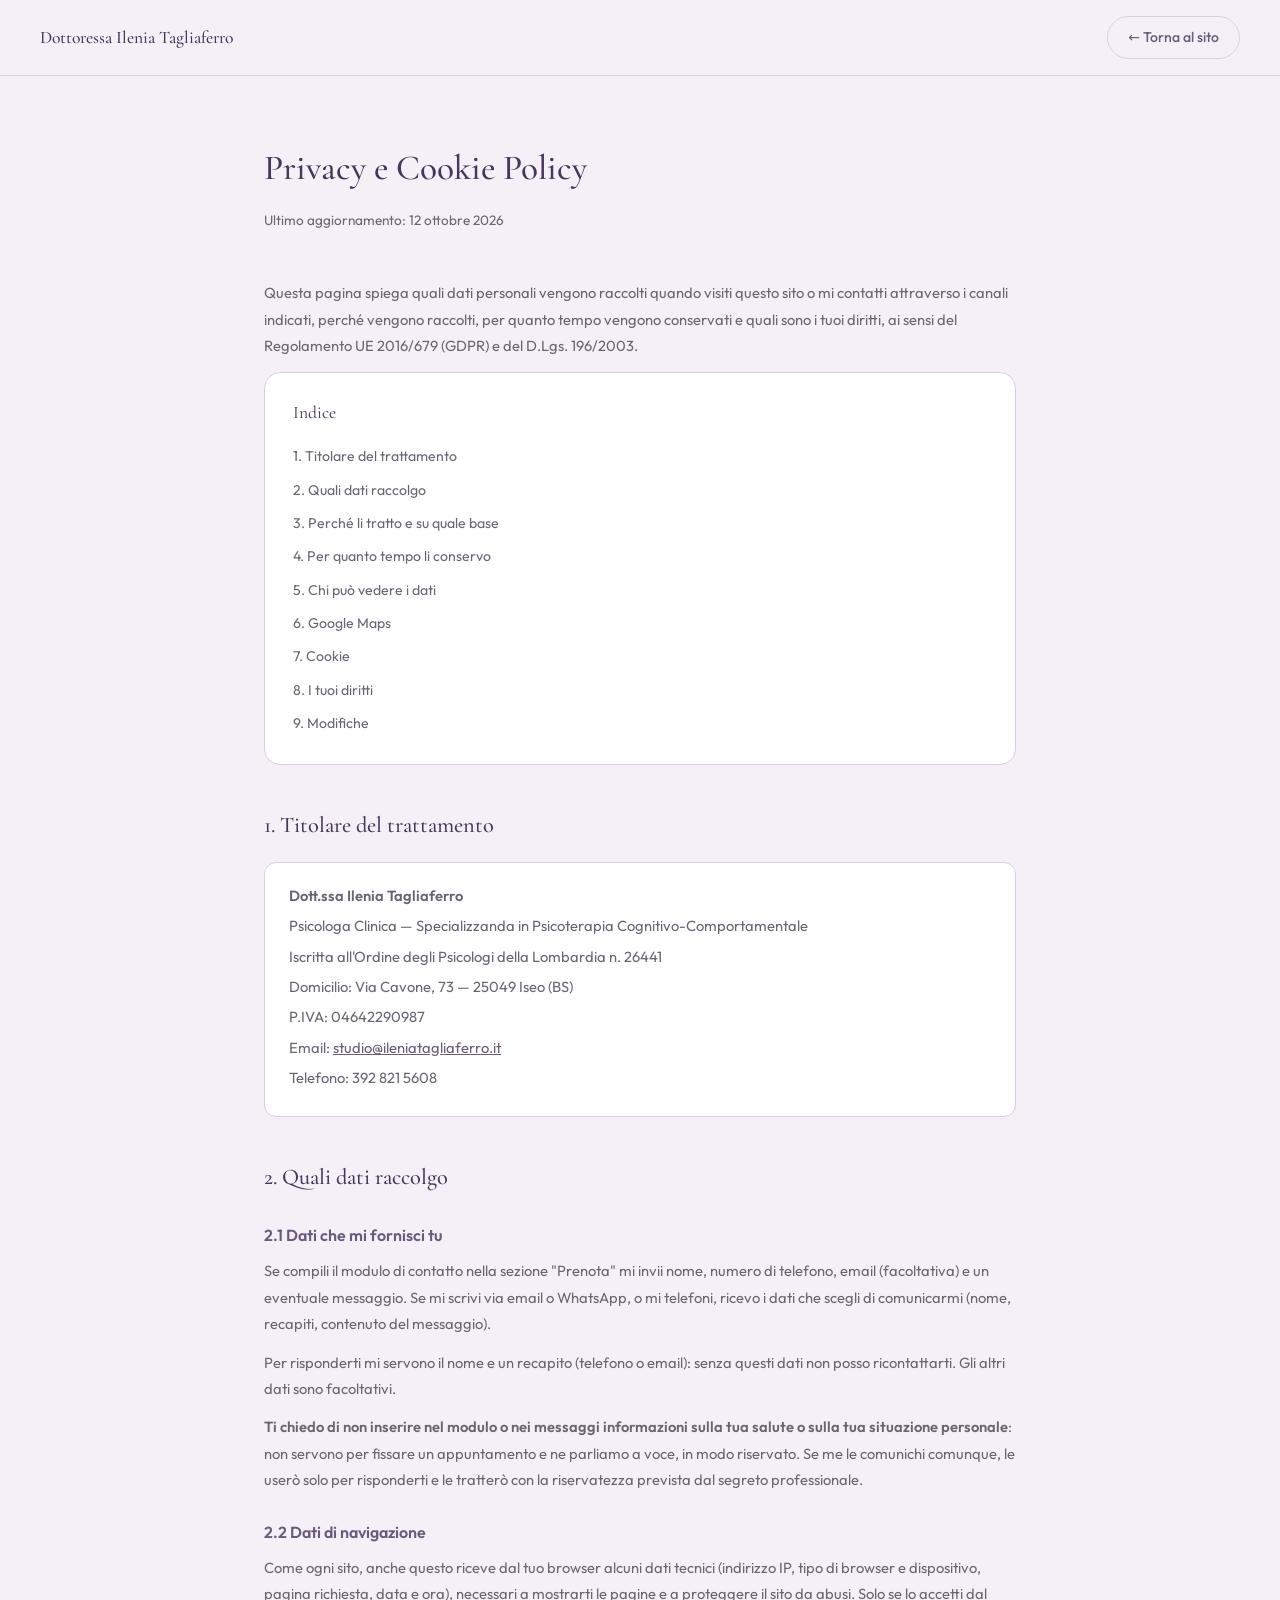
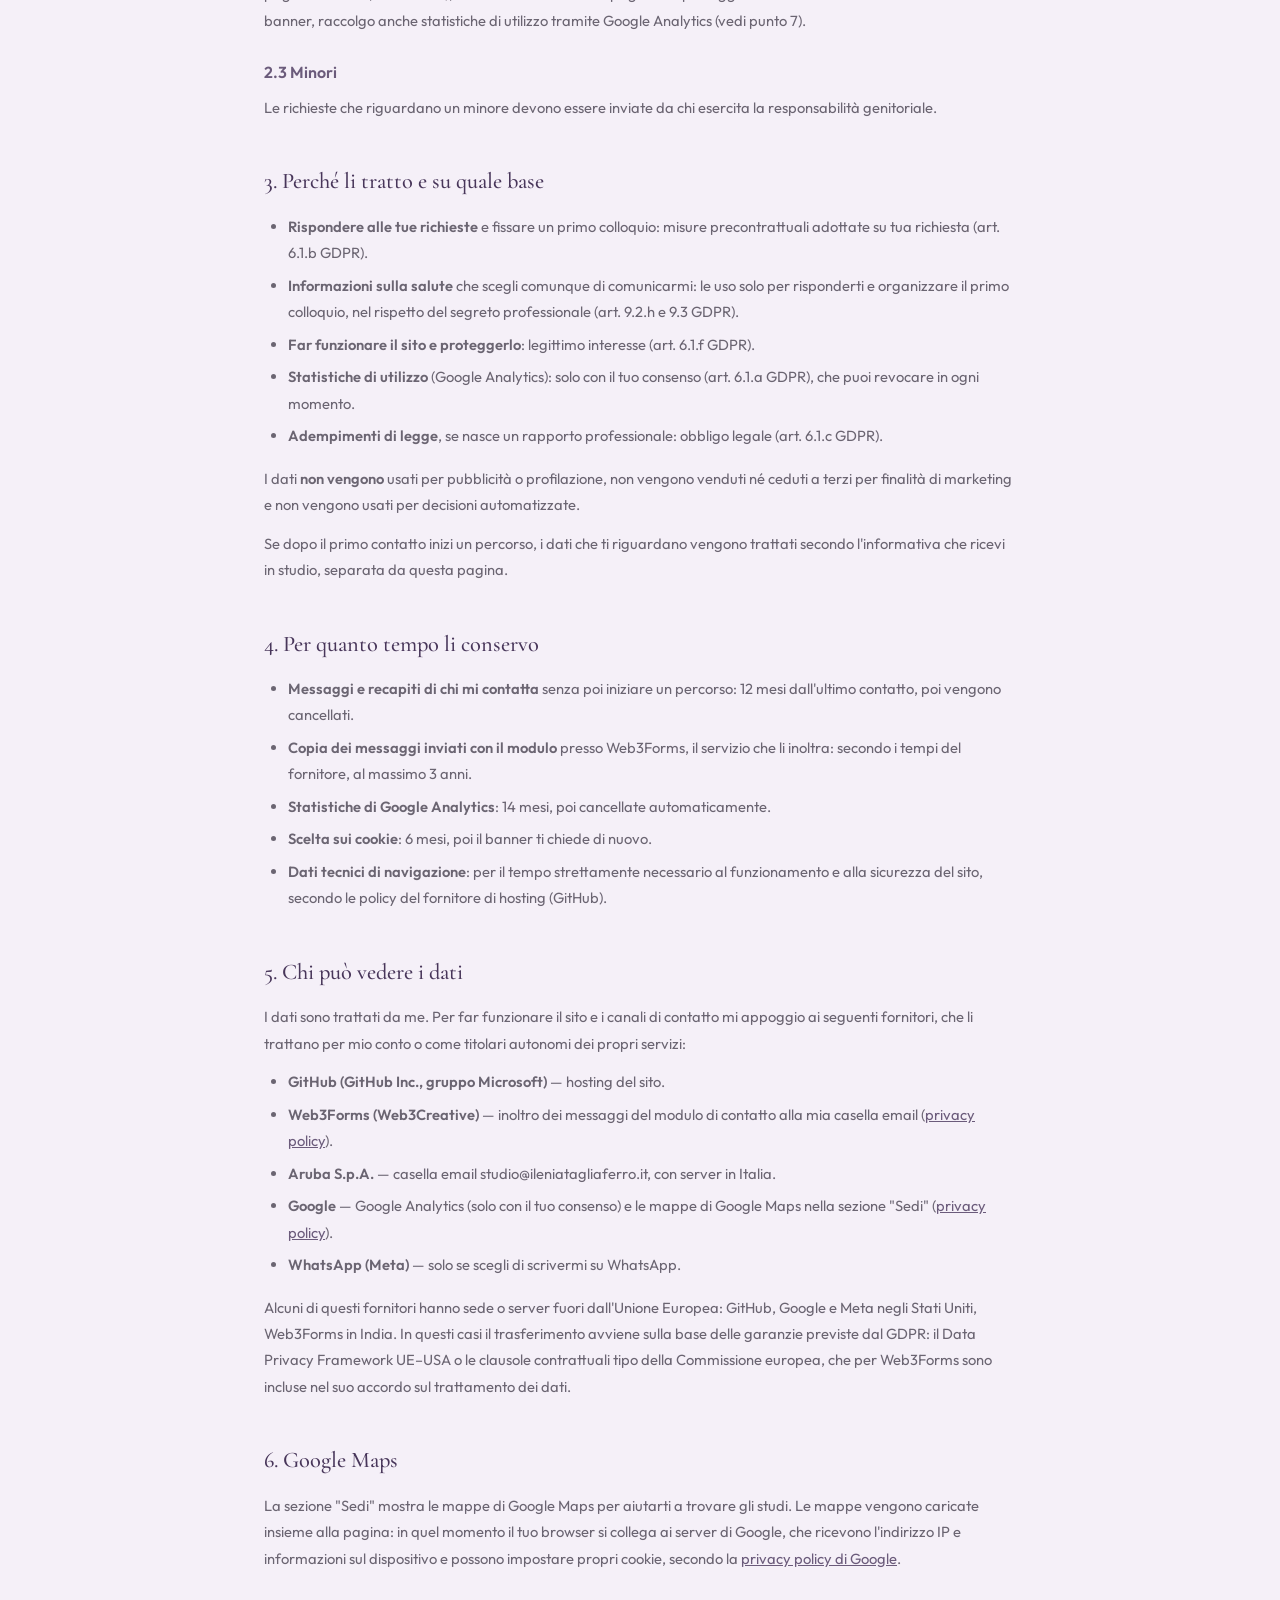
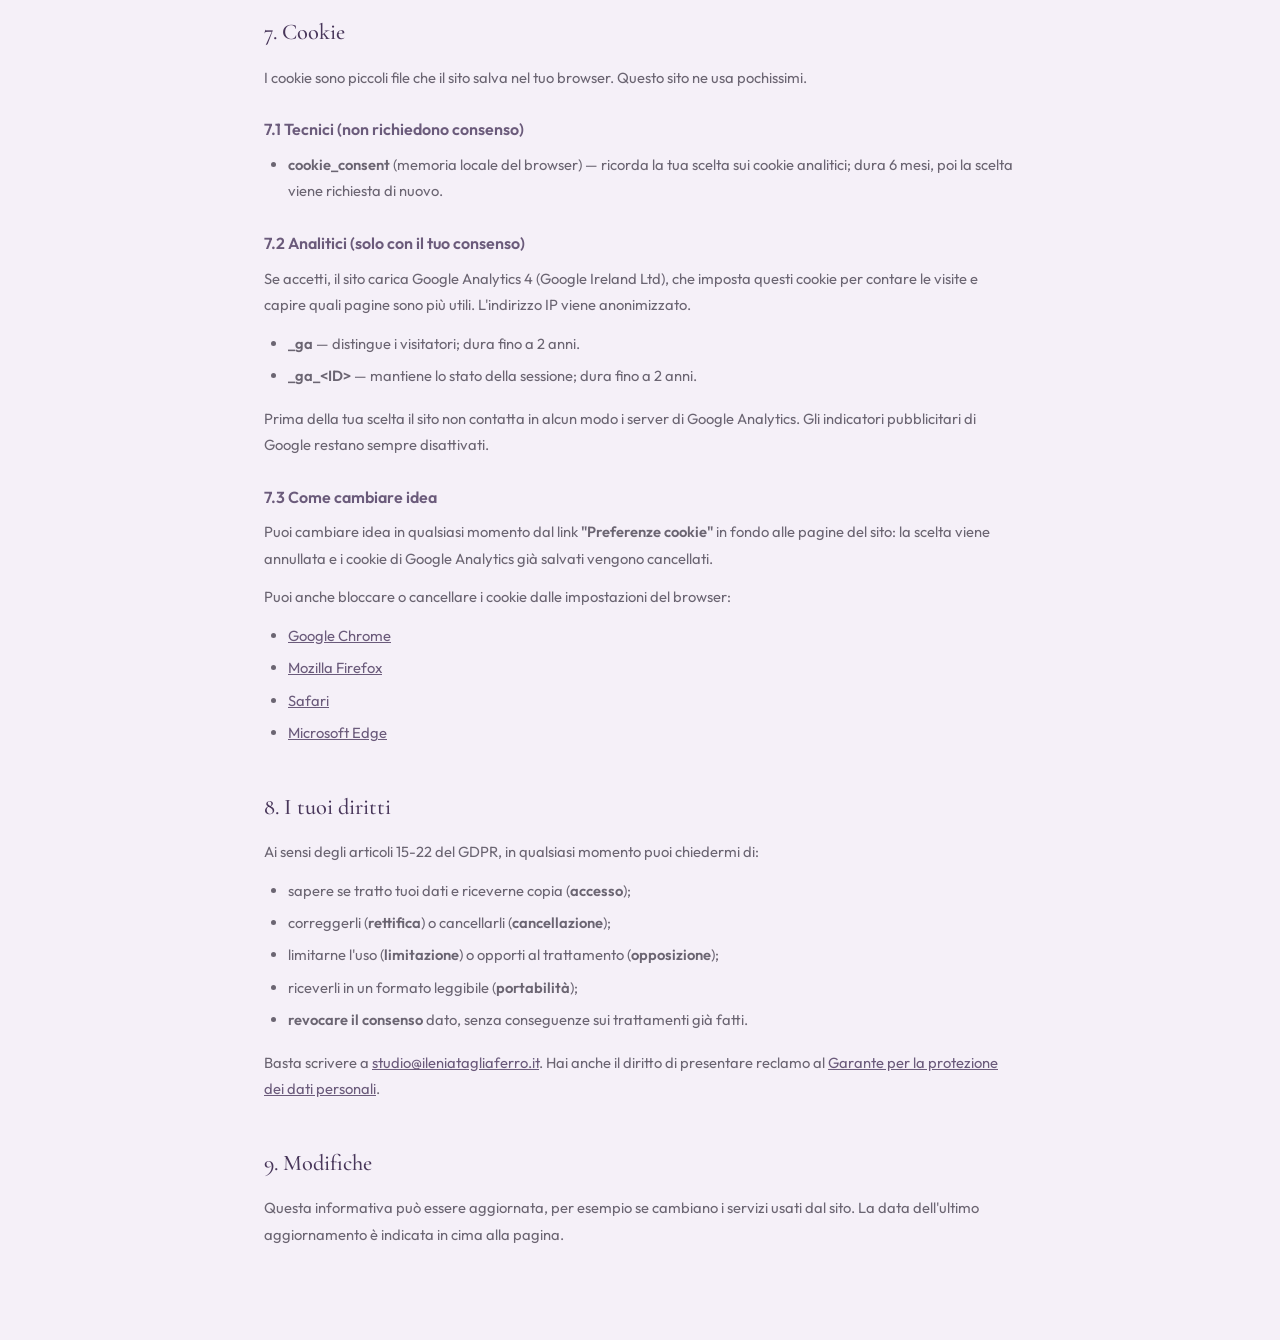
<file: privacy.html>
<!DOCTYPE html>
<html lang="it">
<head>
<meta charset="UTF-8">
<meta name="viewport" content="width=device-width, initial-scale=1.0">
<title>Privacy e Cookie Policy — Dottoressa Ilenia Tagliaferro</title>
<meta name="robots" content="noindex, follow">
<link rel="canonical" href="https://ileniatagliaferro.it/privacy.html">
<link rel="icon" href="/favicon.ico" sizes="any">
<link rel="icon" type="image/png" sizes="96x96" href="/images/favicon.png">
<link rel="apple-touch-icon" href="/images/apple-touch-icon.png">
<link rel="preload" as="font" type="font/woff2" href="assets/fonts/outfit-latin-400-normal.woff2" crossorigin>
<link rel="stylesheet" href="css/fonts.css?v=20261010">
<style>
:root {
  --serif: 'Cormorant Garamond', 'Cormorant Fallback', Georgia, serif;
  --sans: 'Outfit', 'Outfit Fallback', system-ui, sans-serif;
  --lilla-dark: #48365A;
  --lilla-primary: #6B5B7B;
  --lilla-light: #B5A3C7;
  --lavanda: #D8CEE4;
  --blush: #F5F0F8;
  --text: #3A3540;
  --text-light: #6B6572;
}
* { margin: 0; padding: 0; box-sizing: border-box; }
body { font-family: var(--sans); color: var(--text); background: var(--blush); line-height: 1.8; -webkit-font-smoothing: antialiased; }
.policy-nav { background: rgba(245,240,248,.95); backdrop-filter: blur(12px); padding: 16px 40px; display: flex; justify-content: space-between; align-items: center; border-bottom: 1px solid var(--lavanda); position: sticky; top: 0; z-index: 10; }
.policy-nav a { font-family: var(--serif); font-size: 1.1rem; color: var(--lilla-dark); text-decoration: none; font-weight: 500; }
.policy-nav .back { font-family: var(--sans); font-size: .88rem; color: var(--lilla-primary); padding: 8px 20px; border: 1px solid var(--lavanda); border-radius: 50px; transition: all .3s; }
.policy-nav .back:hover { background: var(--lilla-primary); color: #fff; }
.policy-container { max-width: 800px; margin: 0 auto; padding: 60px 24px 80px; }
h1 { font-family: var(--serif); font-size: 2.2rem; color: var(--lilla-dark); font-weight: 500; margin-bottom: 8px; }
.policy-date { font-size: .85rem; color: var(--text-light); margin-bottom: 48px; }
h2 { font-family: var(--serif); font-size: 1.4rem; color: var(--lilla-dark); font-weight: 500; margin-top: 40px; margin-bottom: 12px; }
h3 { font-size: 1rem; color: var(--lilla-primary); font-weight: 600; margin-top: 24px; margin-bottom: 8px; }
p { font-size: .92rem; color: var(--text-light); margin-bottom: 12px; }
ul { margin: 8px 0 16px 24px; }
li { font-size: .92rem; color: var(--text-light); margin-bottom: 6px; }
.highlight { background: #fff; border-radius: 12px; padding: 20px 24px; border: 1px solid var(--lavanda); margin: 16px 0; }
.highlight p { margin-bottom: 4px; }
a { color: var(--lilla-primary); }
.toc { background: #fff; border-radius: 16px; padding: 24px 28px; margin-bottom: 40px; border: 1px solid var(--lavanda); }
.toc-title { font-family: var(--serif); font-size: 1.1rem; color: var(--lilla-dark); margin-bottom: 12px; }
.toc a { display: block; font-size: .88rem; color: var(--text-light); text-decoration: none; padding: 4px 0; transition: color .3s; }
.toc a:hover { color: var(--lilla-primary); }
@media (max-width: 600px) {
  .policy-nav { padding: 14px 20px; }
  h1 { font-size: 1.7rem; }
  .policy-container { padding: 40px 18px 60px; }
}
</style>
</head>
<body>

<nav class="policy-nav">
  <a href="index.html">Dottoressa Ilenia Tagliaferro</a>
  <a href="index.html" class="back">← Torna al sito</a>
</nav>

<main class="policy-container">

  <h1>Privacy e Cookie Policy</h1>
  <p class="policy-date">Ultimo aggiornamento: 12 ottobre 2026</p>

  <p>Questa pagina spiega quali dati personali vengono raccolti quando visiti questo sito o mi contatti attraverso i canali indicati, perché vengono raccolti, per quanto tempo vengono conservati e quali sono i tuoi diritti, ai sensi del Regolamento UE 2016/679 (GDPR) e del D.Lgs. 196/2003.</p>

  <div class="toc">
    <div class="toc-title">Indice</div>
    <a href="#titolare">1. Titolare del trattamento</a>
    <a href="#dati-raccolti">2. Quali dati raccolgo</a>
    <a href="#finalita">3. Perché li tratto e su quale base</a>
    <a href="#conservazione">4. Per quanto tempo li conservo</a>
    <a href="#terze-parti">5. Chi può vedere i dati</a>
    <a href="#mappe">6. Google Maps</a>
    <a href="#cookie">7. Cookie</a>
    <a href="#diritti">8. I tuoi diritti</a>
    <a href="#modifiche">9. Modifiche</a>
  </div>

  <!-- 1. TITOLARE -->
  <h2 id="titolare">1. Titolare del trattamento</h2>
  <div class="highlight">
    <p><strong>Dott.ssa Ilenia Tagliaferro</strong></p>
    <p>Psicologa Clinica — Specializzanda in Psicoterapia Cognitivo-Comportamentale</p>
    <p>Iscritta all'Ordine degli Psicologi della Lombardia n. 26441</p>
    <p>Domicilio: Via Cavone, 73 — 25049 Iseo (BS)</p>
    <p>P.IVA: 04642290987</p>
    <p>Email: <a href="mailto:studio@ileniatagliaferro.it">studio@ileniatagliaferro.it</a></p>
    <p>Telefono: 392 821 5608</p>
  </div>

  <!-- 2. DATI RACCOLTI -->
  <h2 id="dati-raccolti">2. Quali dati raccolgo</h2>

  <h3>2.1 Dati che mi fornisci tu</h3>
  <p>Se compili il modulo di contatto nella sezione "Prenota" mi invii nome, numero di telefono, email (facoltativa) e un eventuale messaggio. Se mi scrivi via email o WhatsApp, o mi telefoni, ricevo i dati che scegli di comunicarmi (nome, recapiti, contenuto del messaggio).</p>
  <p>Per risponderti mi servono il nome e un recapito (telefono o email): senza questi dati non posso ricontattarti. Gli altri dati sono facoltativi.</p>
  <p><strong>Ti chiedo di non inserire nel modulo o nei messaggi informazioni sulla tua salute o sulla tua situazione personale</strong>: non servono per fissare un appuntamento e ne parliamo a voce, in modo riservato. Se me le comunichi comunque, le userò solo per risponderti e le tratterò con la riservatezza prevista dal segreto professionale.</p>

  <h3>2.2 Dati di navigazione</h3>
  <p>Come ogni sito, anche questo riceve dal tuo browser alcuni dati tecnici (indirizzo IP, tipo di browser e dispositivo, pagina richiesta, data e ora), necessari a mostrarti le pagine e a proteggere il sito da abusi. Solo se lo accetti dal banner, raccolgo anche statistiche di utilizzo tramite Google Analytics (vedi punto 7).</p>

  <h3>2.3 Minori</h3>
  <p>Le richieste che riguardano un minore devono essere inviate da chi esercita la responsabilità genitoriale.</p>

  <!-- 3. FINALITA E BASE GIURIDICA -->
  <h2 id="finalita">3. Perché li tratto e su quale base</h2>
  <ul>
    <li><strong>Rispondere alle tue richieste</strong> e fissare un primo colloquio: misure precontrattuali adottate su tua richiesta (art. 6.1.b GDPR).</li>
    <li><strong>Informazioni sulla salute</strong> che scegli comunque di comunicarmi: le uso solo per risponderti e organizzare il primo colloquio, nel rispetto del segreto professionale (art. 9.2.h e 9.3 GDPR).</li>
    <li><strong>Far funzionare il sito e proteggerlo</strong>: legittimo interesse (art. 6.1.f GDPR).</li>
    <li><strong>Statistiche di utilizzo</strong> (Google Analytics): solo con il tuo consenso (art. 6.1.a GDPR), che puoi revocare in ogni momento.</li>
    <li><strong>Adempimenti di legge</strong>, se nasce un rapporto professionale: obbligo legale (art. 6.1.c GDPR).</li>
  </ul>
  <p>I dati <strong>non vengono</strong> usati per pubblicità o profilazione, non vengono venduti né ceduti a terzi per finalità di marketing e non vengono usati per decisioni automatizzate.</p>
  <p>Se dopo il primo contatto inizi un percorso, i dati che ti riguardano vengono trattati secondo l'informativa che ricevi in studio, separata da questa pagina.</p>

  <!-- 4. CONSERVAZIONE -->
  <h2 id="conservazione">4. Per quanto tempo li conservo</h2>
  <ul>
    <li><strong>Messaggi e recapiti di chi mi contatta</strong> senza poi iniziare un percorso: 12 mesi dall'ultimo contatto, poi vengono cancellati.</li>
    <li><strong>Copia dei messaggi inviati con il modulo</strong> presso Web3Forms, il servizio che li inoltra: secondo i tempi del fornitore, al massimo 3 anni.</li>
    <li><strong>Statistiche di Google Analytics</strong>: 14 mesi, poi cancellate automaticamente.</li>
    <li><strong>Scelta sui cookie</strong>: 6 mesi, poi il banner ti chiede di nuovo.</li>
    <li><strong>Dati tecnici di navigazione</strong>: per il tempo strettamente necessario al funzionamento e alla sicurezza del sito, secondo le policy del fornitore di hosting (GitHub).</li>
  </ul>

  <!-- 5. TERZE PARTI -->
  <h2 id="terze-parti">5. Chi può vedere i dati</h2>
  <p>I dati sono trattati da me. Per far funzionare il sito e i canali di contatto mi appoggio ai seguenti fornitori, che li trattano per mio conto o come titolari autonomi dei propri servizi:</p>
  <ul>
    <li><strong>GitHub (GitHub Inc., gruppo Microsoft)</strong> — hosting del sito.</li>
    <li><strong>Web3Forms (Web3Creative)</strong> — inoltro dei messaggi del modulo di contatto alla mia casella email (<a href="https://web3forms.com/privacy" target="_blank" rel="noopener">privacy policy</a>).</li>
    <li><strong>Aruba S.p.A.</strong> — casella email studio@ileniatagliaferro.it, con server in Italia.</li>
    <li><strong>Google</strong> — Google Analytics (solo con il tuo consenso) e le mappe di Google Maps nella sezione "Sedi" (<a href="https://policies.google.com/privacy" target="_blank" rel="noopener">privacy policy</a>).</li>
    <li><strong>WhatsApp (Meta)</strong> — solo se scegli di scrivermi su WhatsApp.</li>
  </ul>
  <p>Alcuni di questi fornitori hanno sede o server fuori dall'Unione Europea: GitHub, Google e Meta negli Stati Uniti, Web3Forms in India. In questi casi il trasferimento avviene sulla base delle garanzie previste dal GDPR: il Data Privacy Framework UE–USA o le clausole contrattuali tipo della Commissione europea, che per Web3Forms sono incluse nel suo accordo sul trattamento dei dati.</p>

  <!-- 6. MAPPE -->
  <h2 id="mappe">6. Google Maps</h2>
  <p>La sezione "Sedi" mostra le mappe di Google Maps per aiutarti a trovare gli studi. Le mappe vengono caricate insieme alla pagina: in quel momento il tuo browser si collega ai server di Google, che ricevono l'indirizzo IP e informazioni sul dispositivo e possono impostare propri cookie, secondo la <a href="https://policies.google.com/privacy" target="_blank" rel="noopener">privacy policy di Google</a>.</p>

  <!-- 7. COOKIE -->
  <h2 id="cookie">7. Cookie</h2>
  <p>I cookie sono piccoli file che il sito salva nel tuo browser. Questo sito ne usa pochissimi.</p>

  <h3>7.1 Tecnici (non richiedono consenso)</h3>
  <ul>
    <li><strong>cookie_consent</strong> (memoria locale del browser) — ricorda la tua scelta sui cookie analitici; dura 6 mesi, poi la scelta viene richiesta di nuovo.</li>
  </ul>

  <h3>7.2 Analitici (solo con il tuo consenso)</h3>
  <p>Se accetti, il sito carica Google Analytics 4 (Google Ireland Ltd), che imposta questi cookie per contare le visite e capire quali pagine sono più utili. L'indirizzo IP viene anonimizzato.</p>
  <ul>
    <li><strong>_ga</strong> — distingue i visitatori; dura fino a 2 anni.</li>
    <li><strong>_ga_&lt;ID&gt;</strong> — mantiene lo stato della sessione; dura fino a 2 anni.</li>
  </ul>
  <p>Prima della tua scelta il sito non contatta in alcun modo i server di Google Analytics. Gli indicatori pubblicitari di Google restano sempre disattivati.</p>

  <h3>7.3 Come cambiare idea</h3>
  <p>Puoi cambiare idea in qualsiasi momento dal link <strong>"Preferenze cookie"</strong> in fondo alle pagine del sito: la scelta viene annullata e i cookie di Google Analytics già salvati vengono cancellati.</p>
  <p>Puoi anche bloccare o cancellare i cookie dalle impostazioni del browser:</p>
  <ul>
    <li><a href="https://support.google.com/chrome/answer/95647" target="_blank" rel="noopener">Google Chrome</a></li>
    <li><a href="https://support.mozilla.org/it/kb/Attivare%20e%20disattivare%20i%20cookie" target="_blank" rel="noopener">Mozilla Firefox</a></li>
    <li><a href="https://support.apple.com/it-it/guide/safari/sfri11471" target="_blank" rel="noopener">Safari</a></li>
    <li><a href="https://support.microsoft.com/it-it/help/17442" target="_blank" rel="noopener">Microsoft Edge</a></li>
  </ul>

  <!-- 8. DIRITTI -->
  <h2 id="diritti">8. I tuoi diritti</h2>
  <p>Ai sensi degli articoli 15-22 del GDPR, in qualsiasi momento puoi chiedermi di:</p>
  <ul>
    <li>sapere se tratto tuoi dati e riceverne copia (<strong>accesso</strong>);</li>
    <li>correggerli (<strong>rettifica</strong>) o cancellarli (<strong>cancellazione</strong>);</li>
    <li>limitarne l'uso (<strong>limitazione</strong>) o opporti al trattamento (<strong>opposizione</strong>);</li>
    <li>riceverli in un formato leggibile (<strong>portabilità</strong>);</li>
    <li><strong>revocare il consenso</strong> dato, senza conseguenze sui trattamenti già fatti.</li>
  </ul>
  <p>Basta scrivere a <a href="mailto:studio@ileniatagliaferro.it">studio@ileniatagliaferro.it</a>. Hai anche il diritto di presentare reclamo al <a href="https://www.garanteprivacy.it" target="_blank" rel="noopener">Garante per la protezione dei dati personali</a>.</p>

  <!-- 9. MODIFICHE -->
  <h2 id="modifiche">9. Modifiche</h2>
  <p>Questa informativa può essere aggiornata, per esempio se cambiano i servizi usati dal sito. La data dell'ultimo aggiornamento è indicata in cima alla pagina.</p>

</main>

</body>
</html>
</file>
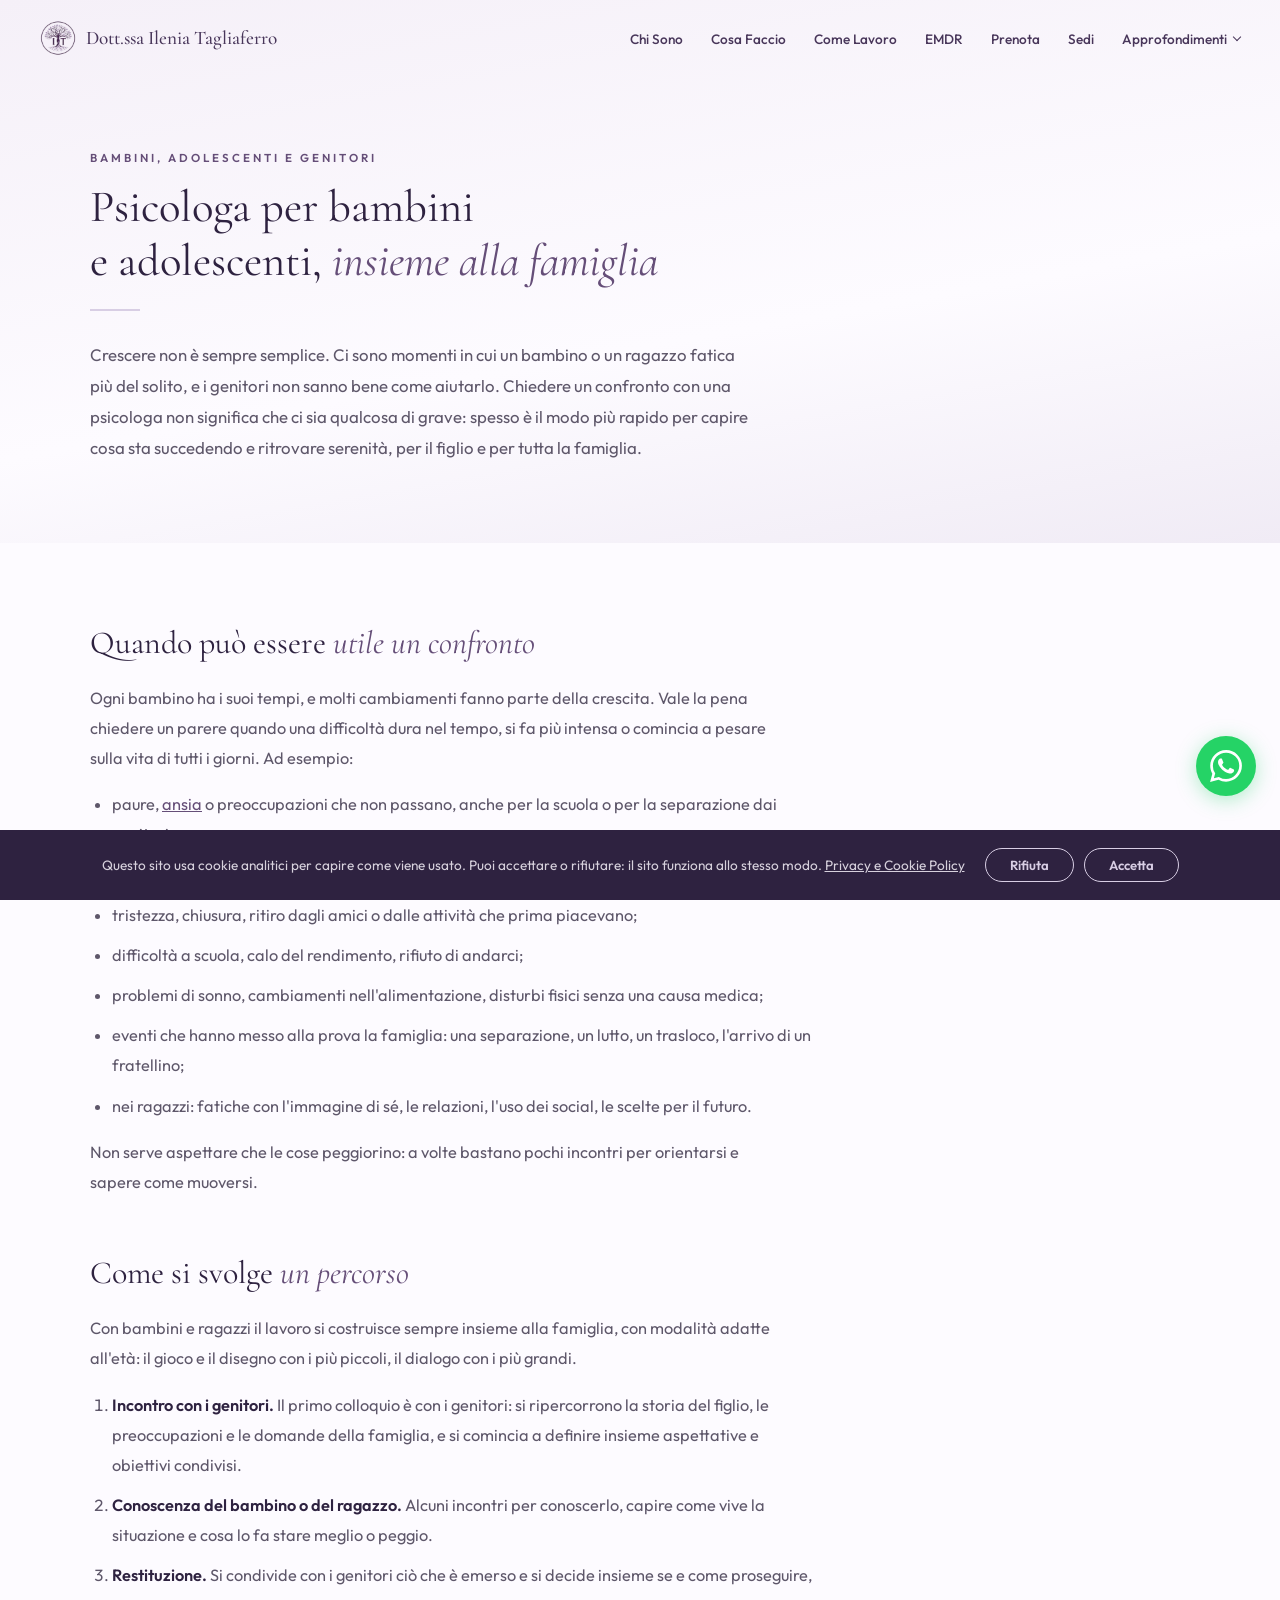
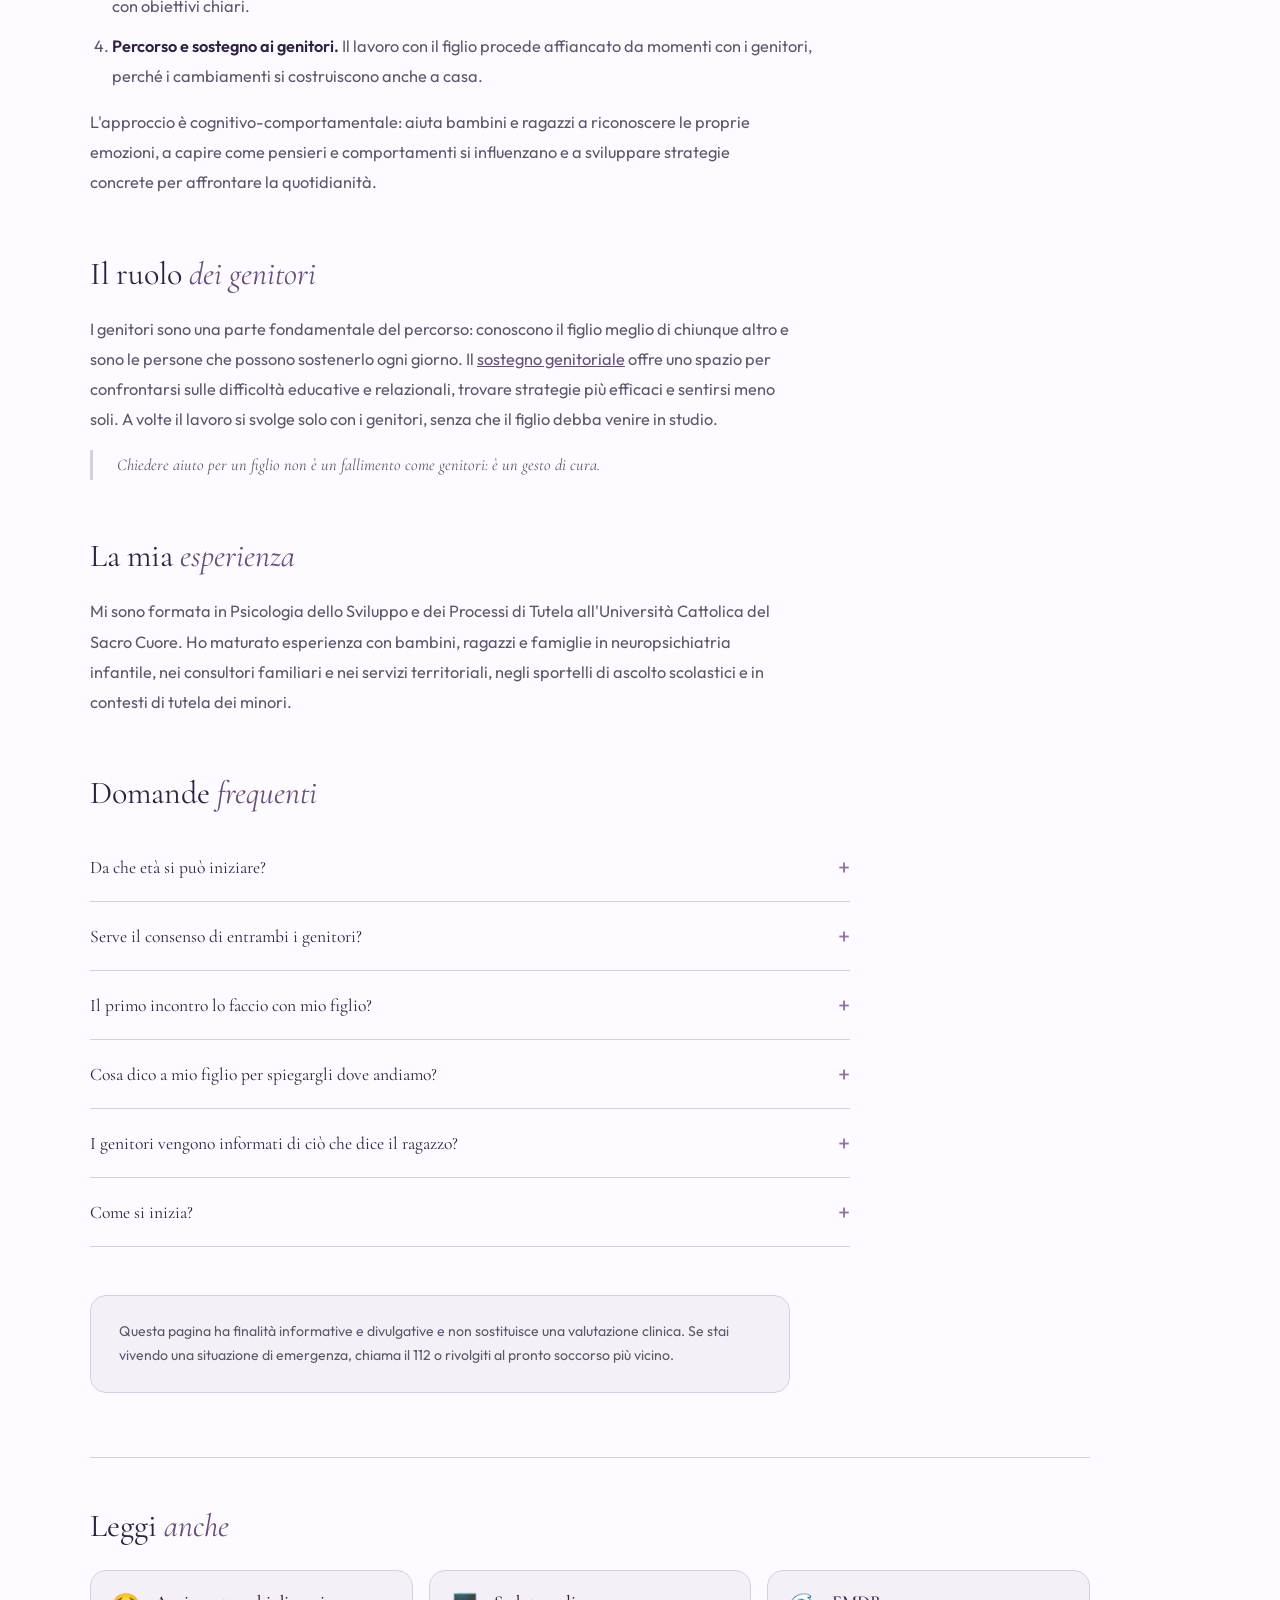
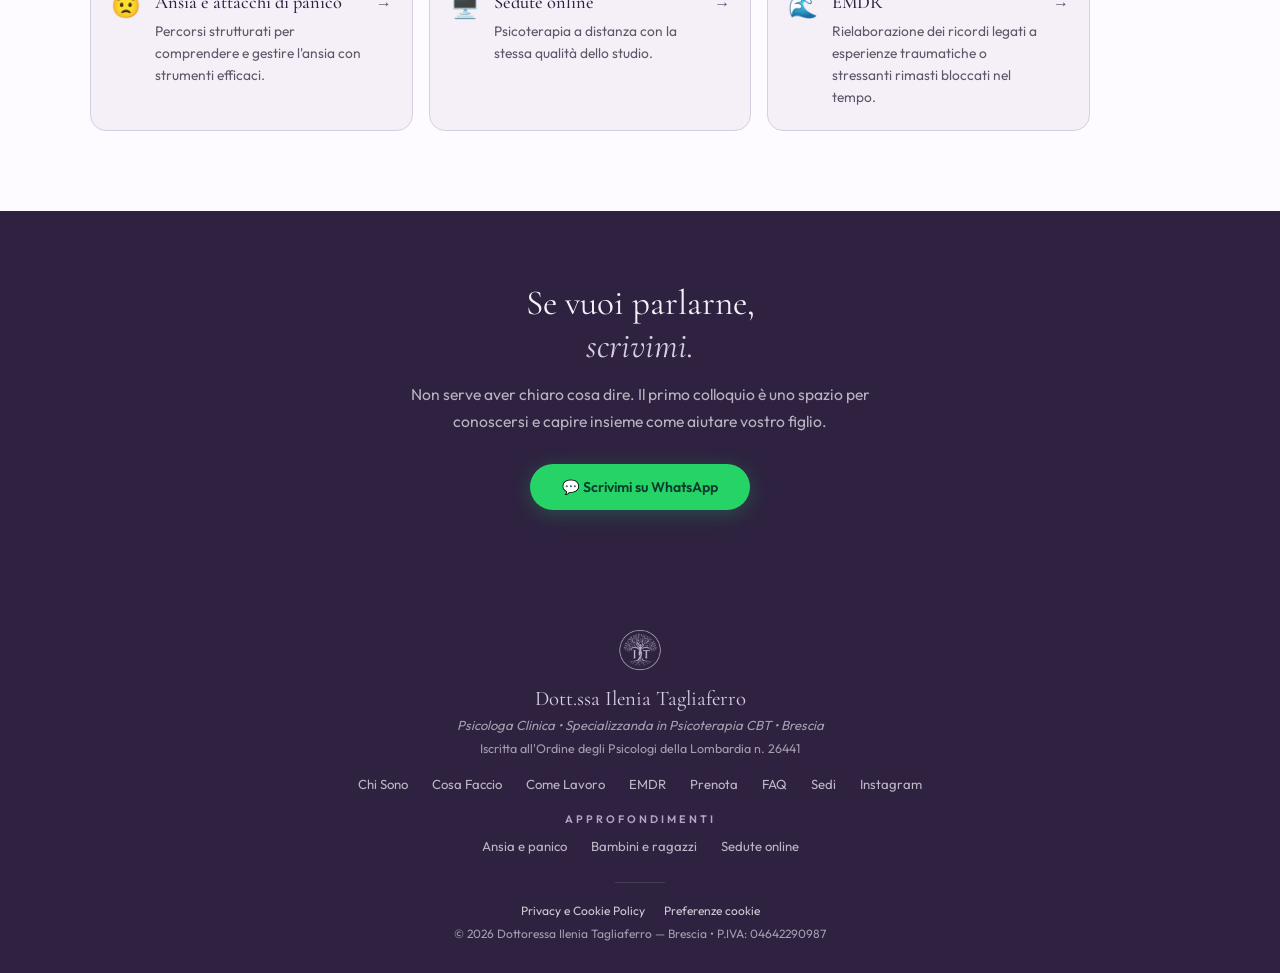
<file: psicologa-bambini-adolescenti.html>
<!DOCTYPE html>
<html lang="it">
<head>
<meta charset="UTF-8">
<meta name="viewport" content="width=device-width, initial-scale=1.0">

<title>Psicologa bambini e adolescenti Brescia | Ilenia Tagliaferro</title>
<meta name="description" content="Psicologa per bambini, ragazzi e genitori a Brescia, Rovato e Iseo: quando chiedere aiuto, come si svolge il percorso, il ruolo della famiglia.">

<link rel="canonical" href="https://ileniatagliaferro.it/psicologa-bambini-adolescenti.html">

<meta property="og:title" content="Psicologa bambini e adolescenti Brescia | Ilenia Tagliaferro">
<meta property="og:description" content="Quando un bambino o un ragazzo fa fatica: segnali, come si lavora insieme e il ruolo dei genitori.">
<meta property="og:image" content="https://ileniatagliaferro.it/images/og-bambini.jpg">
<meta property="og:image:alt" content="Dott.ssa Ilenia Tagliaferro, psicologa clinica: bambini, ragazzi e genitori">
<meta property="og:image:width" content="1200">
<meta property="og:image:height" content="630">
<meta property="og:type" content="article">
<meta property="og:url" content="https://ileniatagliaferro.it/psicologa-bambini-adolescenti.html">
<meta property="og:locale" content="it_IT">
<meta property="og:site_name" content="Dott.ssa Ilenia Tagliaferro">
<meta name="twitter:card" content="summary_large_image">

<meta name="theme-color" content="#FDFBFF">
<meta name="referrer" content="strict-origin-when-cross-origin">
<link rel="icon" href="/favicon.ico" sizes="any">
<link rel="icon" type="image/png" sizes="96x96" href="/images/favicon.png">
<link rel="apple-touch-icon" href="/images/apple-touch-icon.png">
<link rel="preload" as="font" type="font/woff2" href="assets/fonts/cormorant-garamond-latin-600-normal.woff2" crossorigin>
<link rel="preload" as="font" type="font/woff2" href="assets/fonts/cormorant-garamond-latin-300-italic.woff2" crossorigin>
<link rel="preload" as="font" type="font/woff2" href="assets/fonts/outfit-latin-400-normal.woff2" crossorigin>
<link rel="stylesheet" href="css/fonts.css?v=20261010">

<!-- GOOGLE ANALYTICS 4 — caricato SOLO dopo il consenso (vedi js/main.js) -->
<script>
  window.dataLayer = window.dataLayer || [];
  function gtag(){dataLayer.push(arguments);}
  window.GA_ID = 'G-Z0CZXPLDKG';
  window.gaLoaded = false;

  // Prima del consenso il sito non contatta googletagmanager.com in alcun modo.
  function loadGA(){
    // GA4 solo sul dominio vero: anteprime (github.io) e prove in locale non vengono contate
    if (!/(^|\.)ileniatagliaferro\.it$/.test(location.hostname)) return;
    if (window.gaLoaded) return;
    window.gaLoaded = true;
    var s = document.createElement('script');
    s.async = true;
    s.src = 'https://www.googletagmanager.com/gtag/js?id=' + window.GA_ID;
    document.head.appendChild(s);
    gtag('js', new Date());
    gtag('consent', 'default', {
      ad_storage: 'denied', ad_user_data: 'denied', ad_personalization: 'denied',
      analytics_storage: 'granted', functionality_storage: 'granted', security_storage: 'granted'
    });
    gtag('config', window.GA_ID, { anonymize_ip: true });
  }

  function trackEv(n,p){ if (window.gaLoaded) { gtag('event', n, p || {}); } }
  function trackWA(l)    { trackEv('whatsapp_click',{event_category:'contatto',event_label:l}); }
  function trackEmail(l) { trackEv('email_click',{event_category:'contatto',event_label:l}); }
  function trackPhone(l) { trackEv('phone_click',{event_category:'contatto',event_label:l}); }
</script>

<link rel="stylesheet" href="css/style.css?v=20261014">

<style>
/* Pagina di approfondimento (stessi stili della pagina EMDR). Palette e font invariati (variabili da style.css) */
.sub-hero{background:linear-gradient(170deg,var(--blush) 0%,var(--warm-white) 60%,#F0EBF5 100%);padding:150px 24px 80px}
.sub-hero h1{font-family:var(--serif);font-size:clamp(2rem,4vw,2.8rem);font-weight:400;color:var(--lilla-dark);line-height:1.2;margin-bottom:20px}
.sub-hero h1 em{font-style:italic;color:var(--lilla-mid)}
.emdr-body{background:var(--warm-white);padding:80px 24px}
.emdr-body h2{font-family:var(--serif);font-size:clamp(1.5rem,3vw,2rem);font-weight:400;color:var(--lilla-dark);line-height:1.25;margin-bottom:20px}
.emdr-body h2 em{font-style:italic;color:var(--lilla-mid)}
.emdr-body h2:not(:first-of-type){margin-top:56px}
.emdr-body p{font-size:1.02rem;line-height:1.85;color:var(--text-light);max-width:700px}
.emdr-body p+p{margin-top:16px}
.emdr-pull{font-family:var(--serif);font-style:italic;font-size:clamp(1.2rem,2.4vw,1.6rem);color:var(--lilla-mid);line-height:1.5;max-width:700px;margin:40px 0;padding-left:24px;border-left:3px solid var(--lavanda)}
.emdr-note{background:var(--blush);border-radius:16px;padding:24px 28px;border:1px solid var(--lavanda);max-width:700px;margin-top:48px}
.emdr-note p{font-size:.88rem;line-height:1.7;color:var(--text-light);margin:0}
.emdr-cta{background:var(--lilla-dark);padding:70px 24px;text-align:center}
.emdr-cta h2{font-family:var(--serif);font-size:clamp(1.6rem,3vw,2.2rem);font-weight:400;color:var(--blush);margin-bottom:14px}
.emdr-cta h2 em{font-style:italic;color:var(--lavanda)}
.emdr-cta p{font-size:.98rem;color:rgba(245,240,248,.7);max-width:520px;margin:0 auto 28px;line-height:1.75}
@media(max-width:900px){
  .sub-hero{padding:120px 20px 60px}
  .emdr-body{padding:60px 20px}
  .emdr-pull{padding-left:18px;margin:32px 0}
}
.emdr-body ul.emdr-list,.emdr-body ol.emdr-steps{max-width:700px;margin:16px 0 0 22px;font-size:1.02rem;line-height:1.85;color:var(--text-light)}
.emdr-body ul.emdr-list{list-style:disc}
.emdr-body ol.emdr-steps{list-style:decimal}
.emdr-body ul.emdr-list li+li,.emdr-body ol.emdr-steps li+li{margin-top:10px}
.emdr-body ol.emdr-steps strong{color:var(--lilla-dark);font-weight:600}
.emdr-body ul.emdr-list+p,.emdr-body ol.emdr-steps+p{margin-top:16px}
.emdr-faq{margin-top:8px;max-width:760px}
</style>

<script type="application/ld+json">
{
  "@context": "https://schema.org",
  "@type": "MedicalWebPage",
  "name": "Psicologa per bambini e adolescenti — Dott.ssa Ilenia Tagliaferro",
  "url": "https://ileniatagliaferro.it/psicologa-bambini-adolescenti.html",
  "description": "Quando un bambino o un ragazzo fa fatica: segnali, come si lavora insieme e il ruolo dei genitori.",
  "inLanguage": "it-IT",
  "audience": {
    "@type": "PeopleAudience",
    "audienceType": "Genitori di bambini e adolescenti"
  },
  "author": {
    "@type": "Person",
    "name": "Dott.ssa Ilenia Tagliaferro",
    "jobTitle": "Psicologa Clinica · Specializzanda in Psicoterapia CBT",
    "url": "https://ileniatagliaferro.it/"
  },
  "isPartOf": {
    "@type": "WebSite",
    "name": "Dott.ssa Ilenia Tagliaferro — Psicologa Clinica",
    "url": "https://ileniatagliaferro.it/"
  }
}
</script>

<script type="application/ld+json">
{
  "@context": "https://schema.org",
  "@type": "BreadcrumbList",
  "itemListElement": [
    {
      "@type": "ListItem",
      "position": 1,
      "name": "Home",
      "item": "https://ileniatagliaferro.it/"
    },
    {
      "@type": "ListItem",
      "position": 2,
      "name": "Bambini e adolescenti",
      "item": "https://ileniatagliaferro.it/psicologa-bambini-adolescenti.html"
    }
  ]
}
</script>

<script type="application/ld+json">
{
  "@context": "https://schema.org",
  "@type": "FAQPage",
  "mainEntity": [
    {
      "@type": "Question",
      "name": "Da che età si può iniziare?",
      "acceptedAnswer": {
        "@type": "Answer",
        "text": "Non c'è un'età minima: con i bambini più piccoli il lavoro passa soprattutto attraverso i genitori e il gioco, con i ragazzi più grandi il dialogo diretto diventa centrale. Le modalità si adattano sempre all'età."
      }
    },
    {
      "@type": "Question",
      "name": "Serve il consenso di entrambi i genitori?",
      "acceptedAnswer": {
        "@type": "Answer",
        "text": "Sì. Per un percorso psicologico con un minore è necessario il consenso di entrambi i genitori, o di chi esercita la responsabilità genitoriale. Se ne parla con calma durante il primo incontro."
      }
    },
    {
      "@type": "Question",
      "name": "Il primo incontro lo faccio con mio figlio?",
      "acceptedAnswer": {
        "@type": "Answer",
        "text": "Il primo colloquio è sempre con i genitori, senza il figlio, sia con i bambini sia con gli adolescenti: è il momento per raccontare cosa vi preoccupa, la storia di vostro figlio e capire insieme come procedere."
      }
    },
    {
      "@type": "Question",
      "name": "Cosa dico a mio figlio per spiegargli dove andiamo?",
      "acceptedAnswer": {
        "@type": "Answer",
        "text": "La cosa più importante è essere sinceri, con parole semplici e adatte alla sua età. Potete dirgli che andrete da una persona che aiuta bambini e ragazzi a capire le proprie emozioni, a dare un nome a ciò che provano e a trovare modi per gestirle meglio. Ne parliamo insieme nel primo colloquio con voi."
      }
    },
    {
      "@type": "Question",
      "name": "I genitori vengono informati di ciò che dice il ragazzo?",
      "acceptedAnswer": {
        "@type": "Answer",
        "text": "Con gli adolescenti la riservatezza è importante per costruire fiducia. I genitori vengono aggiornati sull'andamento del percorso, rispettando lo spazio personale del ragazzo; le situazioni di rischio vengono sempre condivise con la famiglia."
      }
    },
    {
      "@type": "Question",
      "name": "Come si inizia?",
      "acceptedAnswer": {
        "@type": "Answer",
        "text": "Con un primo colloquio di conoscenza con i genitori, in studio a Brescia, Rovato o Iseo. È il momento per raccontare cosa vi porta, fare domande e decidere insieme i passi successivi."
      }
    }
  ]
}
</script>

<noscript><style>.reveal{opacity:1!important;transform:none!important}</style></noscript>
</head>
<body>

<a class="skip-link" href="#main-bambini">Vai al contenuto</a>

<!-- COOKIE -->
<div class="cookie-banner" id="cookieBanner" role="dialog" aria-label="Consenso cookie">
  <span>Questo sito usa cookie analitici per capire come viene usato. Puoi accettare o rifiutare: il sito funziona allo stesso modo. <a href="privacy.html" style="color:inherit;text-decoration:underline">Privacy e Cookie Policy</a></span>
  <div class="cookie-actions">
    <button type="button" class="cookie-reject" onclick="setConsent(false)">Rifiuta</button>
    <button type="button" class="cookie-accept" onclick="setConsent(true)">Accetta</button>
  </div>
</div>


<!-- NAV -->
<nav id="nav">
  <a href="index.html" class="nav-brand">
    <picture><source type="image/webp" srcset="images/logo-ilenia-sm.webp"><img src="images/logo-ilenia-sm.png" width="120" height="120" alt="Logo Dott.ssa Ilenia Tagliaferro — Psicologa a Brescia" class="nav-logo-img"></picture>
    <span class="nav-name">Dott.ssa Ilenia Tagliaferro</span>
  </a>
  <ul class="nav-links" id="navLinks">
    <li><a href="index.html#chi-sono" onclick="closeNav()">Chi Sono</a></li>
    <li><a href="index.html#cosa-faccio" onclick="closeNav()">Cosa Faccio</a></li>
    <li><a href="index.html#come-lavoro" onclick="closeNav()">Come Lavoro</a></li>
    <li><a href="emdr.html">EMDR</a></li>
    <li><a href="index.html#prenota" onclick="closeNav()">Prenota</a></li>
    <li><a href="index.html#dove-siamo" onclick="closeNav()">Sedi</a></li>
    <li class="nav-drop">
      <button type="button" class="nav-drop-btn" onclick="toggleDrop(this)" aria-expanded="false" aria-controls="navSub">Approfondimenti</button>
      <ul class="nav-sub" id="navSub">
        <li><a href="ansia-attacchi-di-panico.html">Ansia e panico</a></li>
        <li><a href="psicologa-bambini-adolescenti.html" aria-current="page">Bambini e ragazzi</a></li>
        <li><a href="psicologa-online.html">Sedute online</a></li>
      </ul>
    </li>
  </ul>
  <button type="button" class="hamburger" onclick="toggleNav()" aria-label="Menu" aria-expanded="false" aria-controls="navLinks"><span></span><span></span><span></span></button>
</nav>

<main>

<!-- HERO -->
<header class="sub-hero" id="main-bambini">
  <div class="container">
    <div class="section-label reveal">Bambini, adolescenti e genitori</div>
    <h1 class="reveal">Psicologa per bambini<br>e adolescenti, <em>insieme alla famiglia</em></h1>
    <div class="section-line reveal"></div>
    <p class="section-text reveal">Crescere non è sempre semplice. Ci sono momenti in cui un bambino o un ragazzo fatica più del solito, e i genitori non sanno bene come aiutarlo. Chiedere un confronto con una psicologa non significa che ci sia qualcosa di grave: spesso è il modo più rapido per capire cosa sta succedendo e ritrovare serenità, per il figlio e per tutta la famiglia.</p>
  </div>
</header>

<!-- CORPO -->
<section class="emdr-body">
  <div class="container">

    <h2 class="reveal">Quando può essere <em>utile un confronto</em></h2>
    <p class="reveal">Ogni bambino ha i suoi tempi, e molti cambiamenti fanno parte della crescita. Vale la pena chiedere un parere quando una difficoltà dura nel tempo, si fa più intensa o comincia a pesare sulla vita di tutti i giorni. Ad esempio:</p>
    <ul class="emdr-list reveal">
      <li>paure, <a href="ansia-attacchi-di-panico.html" style="color:var(--lilla-mid)">ansia</a> o preoccupazioni che non passano, anche per la scuola o per la separazione dai genitori;</li>
      <li>scatti di rabbia, irritabilità, frequenti scontri in famiglia o difficoltà ad accettare le regole;</li>
      <li>tristezza, chiusura, ritiro dagli amici o dalle attività che prima piacevano;</li>
      <li>difficoltà a scuola, calo del rendimento, rifiuto di andarci;</li>
      <li>problemi di sonno, cambiamenti nell'alimentazione, disturbi fisici senza una causa medica;</li>
      <li>eventi che hanno messo alla prova la famiglia: una separazione, un lutto, un trasloco, l'arrivo di un fratellino;</li>
      <li>nei ragazzi: fatiche con l'immagine di sé, le relazioni, l'uso dei social, le scelte per il futuro.</li>
    </ul>
    <p class="reveal">Non serve aspettare che le cose peggiorino: a volte bastano pochi incontri per orientarsi e sapere come muoversi.</p>

    <h2 class="reveal">Come si svolge <em>un percorso</em></h2>
    <p class="reveal">Con bambini e ragazzi il lavoro si costruisce sempre insieme alla famiglia, con modalità adatte all'età: il gioco e il disegno con i più piccoli, il dialogo con i più grandi.</p>
    <ol class="emdr-steps reveal">
      <li><strong>Incontro con i genitori.</strong> Il primo colloquio è con i genitori: si ripercorrono la storia del figlio, le preoccupazioni e le domande della famiglia, e si comincia a definire insieme aspettative e obiettivi condivisi.</li>
      <li><strong>Conoscenza del bambino o del ragazzo.</strong> Alcuni incontri per conoscerlo, capire come vive la situazione e cosa lo fa stare meglio o peggio.</li>
      <li><strong>Restituzione.</strong> Si condivide con i genitori ciò che è emerso e si decide insieme se e come proseguire, con obiettivi chiari.</li>
      <li><strong>Percorso e sostegno ai genitori.</strong> Il lavoro con il figlio procede affiancato da momenti con i genitori, perché i cambiamenti si costruiscono anche a casa.</li>
    </ol>
    <p class="reveal">L'approccio è cognitivo-comportamentale: aiuta bambini e ragazzi a riconoscere le proprie emozioni, a capire come pensieri e comportamenti si influenzano e a sviluppare strategie concrete per affrontare la quotidianità.</p>

    <h2 class="reveal">Il ruolo <em>dei genitori</em></h2>
    <p class="reveal">I genitori sono una parte fondamentale del percorso: conoscono il figlio meglio di chiunque altro e sono le persone che possono sostenerlo ogni giorno. Il <a href="index.html#cosa-faccio" style="color:var(--lilla-mid)">sostegno genitoriale</a> offre uno spazio per confrontarsi sulle difficoltà educative e relazionali, trovare strategie più efficaci e sentirsi meno soli. A volte il lavoro si svolge solo con i genitori, senza che il figlio debba venire in studio.</p>
    <p class="emdr-pull reveal">Chiedere aiuto per un figlio non è un fallimento come genitori: è un gesto di cura.</p>

    <h2 class="reveal">La mia <em>esperienza</em></h2>
    <p class="reveal">Mi sono formata in Psicologia dello Sviluppo e dei Processi di Tutela all'Università Cattolica del Sacro Cuore. Ho maturato esperienza con bambini, ragazzi e famiglie in neuropsichiatria infantile, nei consultori familiari e nei servizi territoriali, negli sportelli di ascolto scolastici e in contesti di tutela dei minori.</p>

    <h2 class="reveal" id="domande">Domande <em>frequenti</em></h2>
    <div class="emdr-faq reveal">
      <div class="faq-item"><button type="button" class="faq-q" onclick="toggleFaq(this)" aria-expanded="false">Da che età si può iniziare?</button><div class="faq-a">Non c'è un'età minima: con i bambini più piccoli il lavoro passa soprattutto attraverso i genitori e il gioco, con i ragazzi più grandi il dialogo diretto diventa centrale. Le modalità si adattano sempre all'età.</div></div>
      <div class="faq-item"><button type="button" class="faq-q" onclick="toggleFaq(this)" aria-expanded="false">Serve il consenso di entrambi i genitori?</button><div class="faq-a">Sì. Per un percorso psicologico con un minore è necessario il consenso di entrambi i genitori, o di chi esercita la responsabilità genitoriale. Se ne parla con calma durante il primo incontro.</div></div>
      <div class="faq-item"><button type="button" class="faq-q" onclick="toggleFaq(this)" aria-expanded="false">Il primo incontro lo faccio con mio figlio?</button><div class="faq-a">Il primo colloquio è sempre con i genitori, senza il figlio, sia con i bambini sia con gli adolescenti: è il momento per raccontare cosa vi preoccupa, la storia di vostro figlio e capire insieme come procedere.</div></div>
      <div class="faq-item"><button type="button" class="faq-q" onclick="toggleFaq(this)" aria-expanded="false">Cosa dico a mio figlio per spiegargli dove andiamo?</button><div class="faq-a">La cosa più importante è essere sinceri, con parole semplici e adatte alla sua età. Potete dirgli che andrete da una persona che aiuta bambini e ragazzi a capire le proprie emozioni, a dare un nome a ciò che provano e a trovare modi per gestirle meglio. Ne parliamo insieme nel primo colloquio con voi.</div></div>
      <div class="faq-item"><button type="button" class="faq-q" onclick="toggleFaq(this)" aria-expanded="false">I genitori vengono informati di ciò che dice il ragazzo?</button><div class="faq-a">Con gli adolescenti la riservatezza è importante per costruire fiducia. I genitori vengono aggiornati sull'andamento del percorso, rispettando lo spazio personale del ragazzo; le situazioni di rischio vengono sempre condivise con la famiglia.</div></div>
      <div class="faq-item"><button type="button" class="faq-q" onclick="toggleFaq(this)" aria-expanded="false">Come si inizia?</button><div class="faq-a">Con un primo colloquio di conoscenza con i genitori, in studio a Brescia, Rovato o Iseo. È il momento per raccontare cosa vi porta, fare domande e decidere insieme i passi successivi.</div></div>
    </div>

    <div class="emdr-note reveal">
      <p>Questa pagina ha finalità informative e divulgative e non sostituisce una valutazione clinica. Se stai vivendo una situazione di emergenza, chiama il 112 o rivolgiti al pronto soccorso più vicino.</p>
    </div>

    <!-- LEGGI ANCHE (link interni, 12/10/2026) -->
    <aside class="related reveal" aria-label="Leggi anche">
      <h2>Leggi <em>anche</em></h2>
      <div class="related-grid">
        <a href="ansia-attacchi-di-panico.html" class="related-card"><span class="related-icon" aria-hidden="true">😟</span><span class="related-text"><span class="related-title">Ansia e attacchi di panico</span><span class="related-desc">Percorsi strutturati per comprendere e gestire l'ansia con strumenti efficaci.</span></span><span class="related-arrow" aria-hidden="true">&rarr;</span></a>
        <a href="psicologa-online.html" class="related-card"><span class="related-icon" aria-hidden="true">🖥️</span><span class="related-text"><span class="related-title">Sedute online</span><span class="related-desc">Psicoterapia a distanza con la stessa qualità dello studio.</span></span><span class="related-arrow" aria-hidden="true">&rarr;</span></a>
        <a href="emdr.html" class="related-card"><span class="related-icon" aria-hidden="true">🌊</span><span class="related-text"><span class="related-title">EMDR</span><span class="related-desc">Rielaborazione dei ricordi legati a esperienze traumatiche o stressanti rimasti bloccati nel tempo.</span></span><span class="related-arrow" aria-hidden="true">&rarr;</span></a>
      </div>
    </aside>

  </div>
</section>

<!-- CTA -->
<section class="emdr-cta">
  <h2>Se vuoi parlarne,<br><em>scrivimi.</em></h2>
  <p>Non serve aver chiaro cosa dire. Il primo colloquio è uno spazio per conoscersi e capire insieme come aiutare vostro figlio.</p>
  <a href="https://wa.me/393928215608?text=Buongiorno%20Dott.ssa%20Tagliaferro,%20vorrei%20informazioni%20per%20un%20appuntamento" target="_blank" rel="noopener noreferrer" class="btn btn-wa" onclick="trackWA('bambini_cta')">💬 Scrivimi su WhatsApp</a>
</section>

</main>

<!-- FOOTER -->
<footer>
  <picture><source type="image/webp" srcset="images/logo-ilenia-footer-sm.webp"><img src="images/logo-ilenia-footer-sm.png" width="140" height="140" alt="Logo studio Dott.ssa Ilenia Tagliaferro" class="footer-logo-img" loading="lazy" decoding="async"></picture>
  <div class="footer-name">Dott.ssa Ilenia Tagliaferro</div>
  <p class="footer-role">Psicologa Clinica &bull; Specializzanda in Psicoterapia CBT &bull; Brescia</p>
  <p class="footer-albo">Iscritta all'Ordine degli Psicologi della Lombardia n. 26441</p>
  <div class="footer-links">
    <a href="index.html#chi-sono">Chi Sono</a><a href="index.html#cosa-faccio">Cosa Faccio</a><a href="index.html#come-lavoro">Come Lavoro</a><a href="emdr.html">EMDR</a>
    <a href="index.html#prenota">Prenota</a><a href="index.html#faq">FAQ</a><a href="index.html#dove-siamo">Sedi</a>
    <a href="https://www.instagram.com/psicologa_ileniatagliaferro/" target="_blank" rel="noopener noreferrer">Instagram</a>
  </div>
  <p class="footer-label">Approfondimenti</p>
  <div class="footer-links footer-links-sub">
    <a href="ansia-attacchi-di-panico.html">Ansia e panico</a><a href="psicologa-bambini-adolescenti.html">Bambini e ragazzi</a><a href="psicologa-online.html">Sedute online</a>
  </div>
  <div class="footer-line"></div>
  <a href="privacy.html" style="font-size:.75rem;color:rgba(253,251,255,.78);text-decoration:none;display:inline-block;margin-bottom:8px">Privacy e Cookie Policy</a>
  <a href="#" onclick="revokeConsent();return false;" style="font-size:.75rem;color:rgba(253,251,255,.78);text-decoration:none;display:inline-block;margin-bottom:8px;margin-left:16px">Preferenze cookie</a>
  <p class="footer-copy">&copy; 2026 Dottoressa Ilenia Tagliaferro — Brescia &bull; P.IVA: 04642290987</p>
</footer>

<!-- WA FLOAT -->
<a href="https://wa.me/393928215608?text=Buongiorno%20Dott.ssa%20Tagliaferro,%20vorrei%20informazioni%20per%20un%20appuntamento" target="_blank" rel="noopener noreferrer" class="wa-float" onclick="trackWA('bambini_float')">
  <span class="wa-float-label">Scrivimi su WhatsApp</span>
  <svg viewBox="0 0 24 24"><path d="M17.472 14.382c-.297-.149-1.758-.867-2.03-.967-.273-.099-.471-.148-.67.15-.197.297-.767.966-.94 1.164-.173.199-.347.223-.644.075-.297-.15-1.255-.463-2.39-1.475-.883-.788-1.48-1.761-1.653-2.059-.173-.297-.018-.458.13-.606.134-.133.298-.347.446-.52.149-.174.198-.298.298-.497.099-.198.05-.371-.025-.52-.075-.149-.669-1.612-.916-2.207-.242-.579-.487-.5-.669-.51-.173-.008-.371-.01-.57-.01-.198 0-.52.074-.792.372-.272.297-1.04 1.016-1.04 2.479 0 1.462 1.065 2.875 1.213 3.074.149.198 2.096 3.2 5.077 4.487.709.306 1.262.489 1.694.625.712.227 1.36.195 1.871.118.571-.085 1.758-.719 2.006-1.413.248-.694.248-1.289.173-1.413-.074-.124-.272-.198-.57-.347m-5.421 7.403h-.004a9.87 9.87 0 01-5.031-1.378l-.361-.214-3.741.982.998-3.648-.235-.374a9.86 9.86 0 01-1.51-5.26c.001-5.45 4.436-9.884 9.888-9.884 2.64 0 5.122 1.03 6.988 2.898a9.825 9.825 0 012.893 6.994c-.003 5.45-4.437 9.884-9.885 9.884m8.413-18.297A11.815 11.815 0 0012.05 0C5.495 0 .16 5.335.157 11.892c0 2.096.547 4.142 1.588 5.945L.057 24l6.305-1.654a11.882 11.882 0 005.683 1.448h.005c6.554 0 11.89-5.335 11.893-11.893a11.821 11.821 0 00-3.48-8.413z"/></svg>
</a>

<script src="js/main.js?v=20261010b"></script>
</body>
</html>
</file>
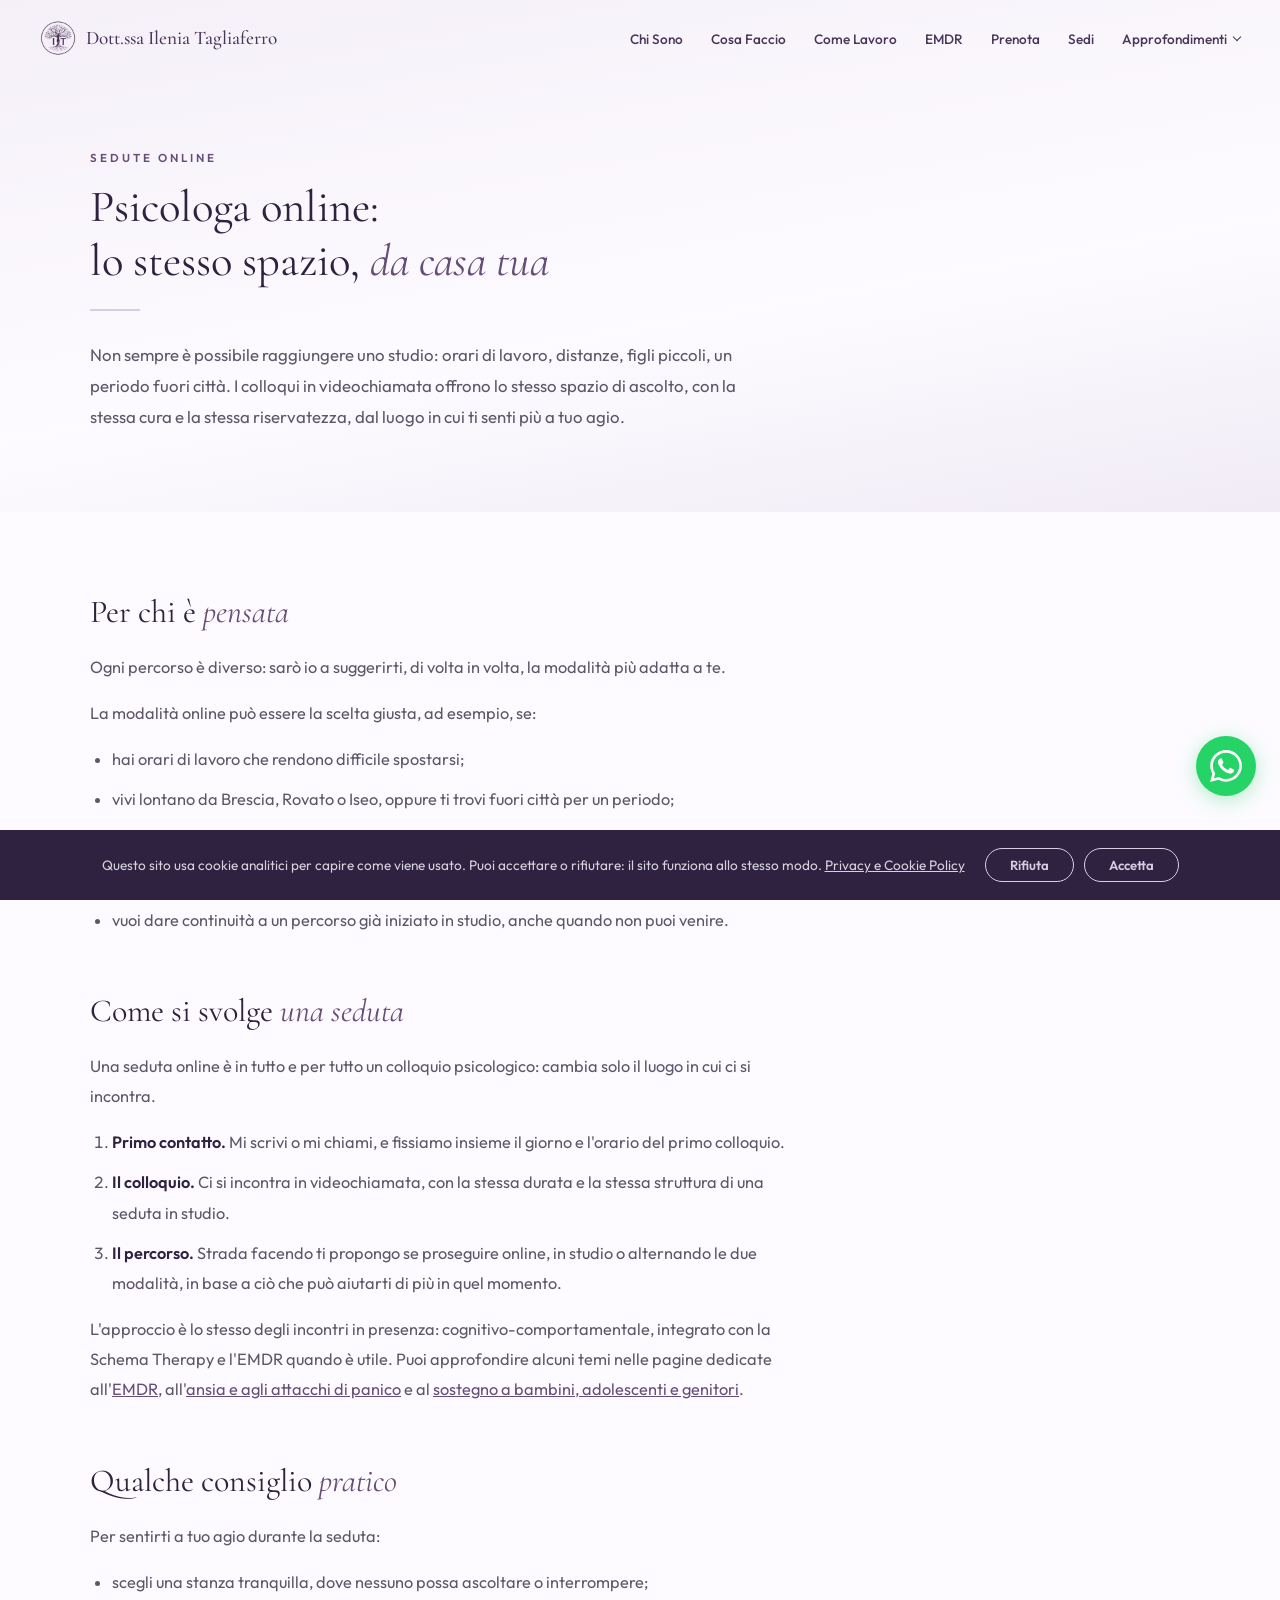
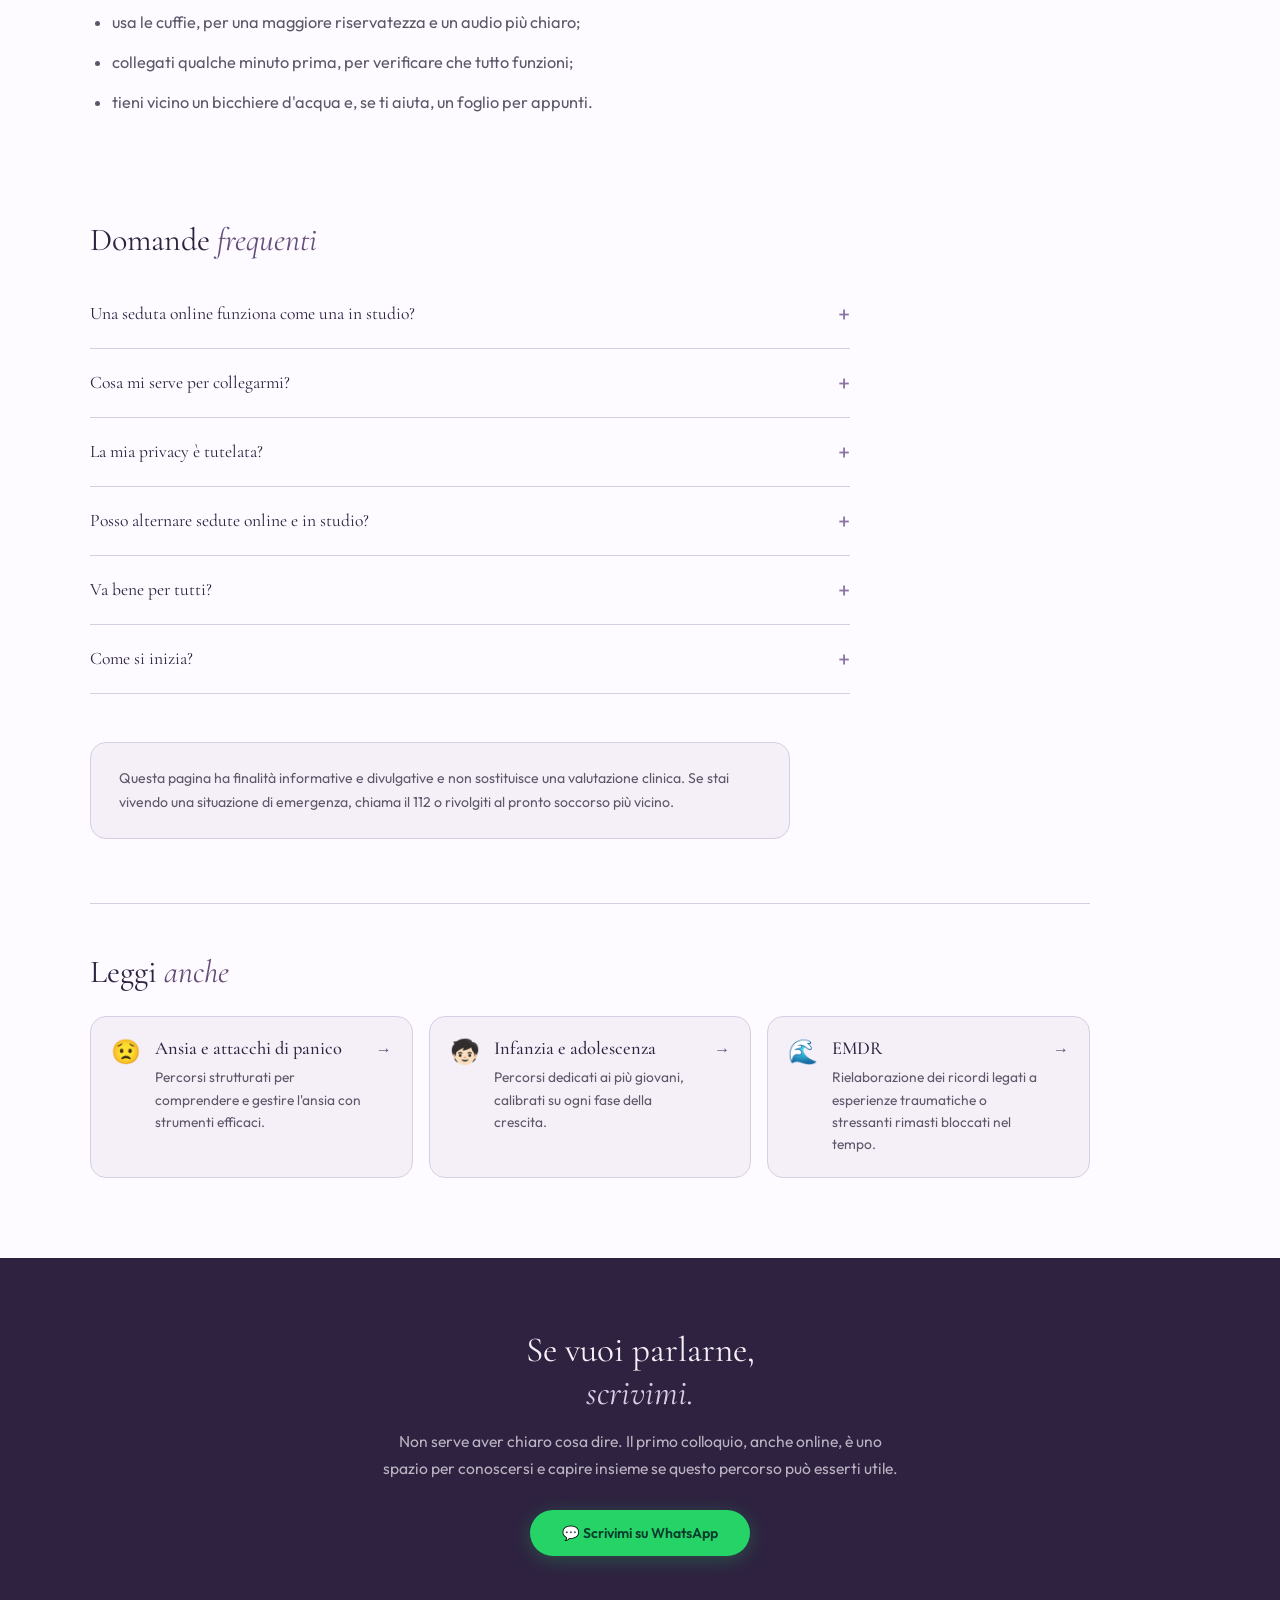
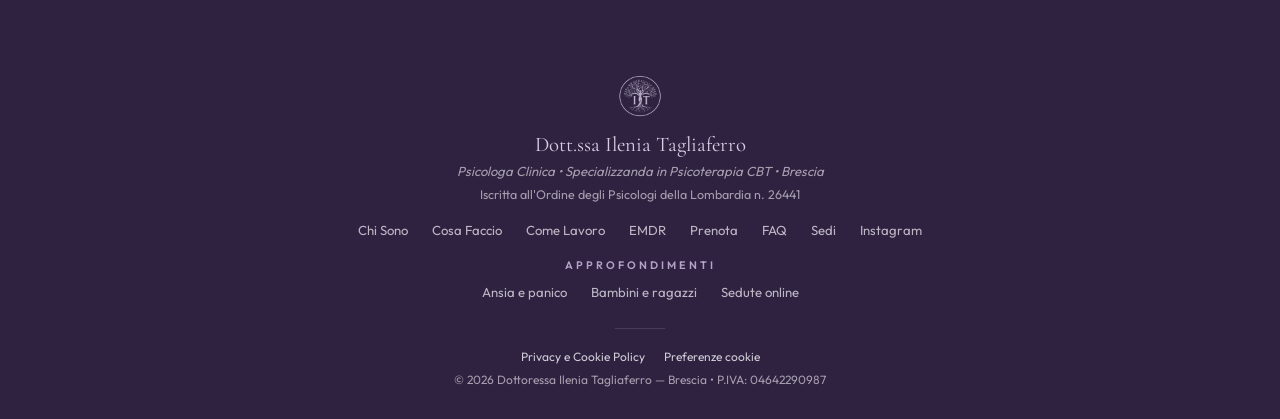
<file: psicologa-online.html>
<!DOCTYPE html>
<html lang="it">
<head>
<meta charset="UTF-8">
<meta name="viewport" content="width=device-width, initial-scale=1.0">

<title>Psicologa online | Dott.ssa Ilenia Tagliaferro, Brescia</title>
<meta name="description" content="Sedute di psicologia online in videochiamata: come funzionano, cosa serve, privacy e domande frequenti. Dott.ssa Ilenia Tagliaferro, psicologa a Brescia.">

<link rel="canonical" href="https://ileniatagliaferro.it/psicologa-online.html">

<meta property="og:title" content="Psicologa online | Dott.ssa Ilenia Tagliaferro, Brescia">
<meta property="og:description" content="Lo stesso spazio di ascolto dello studio, da casa tua: come funzionano i colloqui psicologici in videochiamata.">
<meta property="og:image" content="https://ileniatagliaferro.it/images/og-online.jpg">
<meta property="og:image:alt" content="Dott.ssa Ilenia Tagliaferro, psicologa clinica: sedute online">
<meta property="og:image:width" content="1200">
<meta property="og:image:height" content="630">
<meta property="og:type" content="article">
<meta property="og:url" content="https://ileniatagliaferro.it/psicologa-online.html">
<meta property="og:locale" content="it_IT">
<meta property="og:site_name" content="Dott.ssa Ilenia Tagliaferro">
<meta name="twitter:card" content="summary_large_image">

<meta name="theme-color" content="#FDFBFF">
<meta name="referrer" content="strict-origin-when-cross-origin">
<link rel="icon" href="/favicon.ico" sizes="any">
<link rel="icon" type="image/png" sizes="96x96" href="/images/favicon.png">
<link rel="apple-touch-icon" href="/images/apple-touch-icon.png">
<link rel="preload" as="font" type="font/woff2" href="assets/fonts/cormorant-garamond-latin-600-normal.woff2" crossorigin>
<link rel="preload" as="font" type="font/woff2" href="assets/fonts/cormorant-garamond-latin-300-italic.woff2" crossorigin>
<link rel="preload" as="font" type="font/woff2" href="assets/fonts/outfit-latin-400-normal.woff2" crossorigin>
<link rel="stylesheet" href="css/fonts.css?v=20261010">

<!-- GOOGLE ANALYTICS 4 — caricato SOLO dopo il consenso (vedi js/main.js) -->
<script>
  window.dataLayer = window.dataLayer || [];
  function gtag(){dataLayer.push(arguments);}
  window.GA_ID = 'G-Z0CZXPLDKG';
  window.gaLoaded = false;

  // Prima del consenso il sito non contatta googletagmanager.com in alcun modo.
  function loadGA(){
    // GA4 solo sul dominio vero: anteprime (github.io) e prove in locale non vengono contate
    if (!/(^|\.)ileniatagliaferro\.it$/.test(location.hostname)) return;
    if (window.gaLoaded) return;
    window.gaLoaded = true;
    var s = document.createElement('script');
    s.async = true;
    s.src = 'https://www.googletagmanager.com/gtag/js?id=' + window.GA_ID;
    document.head.appendChild(s);
    gtag('js', new Date());
    gtag('consent', 'default', {
      ad_storage: 'denied', ad_user_data: 'denied', ad_personalization: 'denied',
      analytics_storage: 'granted', functionality_storage: 'granted', security_storage: 'granted'
    });
    gtag('config', window.GA_ID, { anonymize_ip: true });
  }

  function trackEv(n,p){ if (window.gaLoaded) { gtag('event', n, p || {}); } }
  function trackWA(l)    { trackEv('whatsapp_click',{event_category:'contatto',event_label:l}); }
  function trackEmail(l) { trackEv('email_click',{event_category:'contatto',event_label:l}); }
  function trackPhone(l) { trackEv('phone_click',{event_category:'contatto',event_label:l}); }
</script>

<link rel="stylesheet" href="css/style.css?v=20261014">

<style>
/* Pagina di approfondimento (stessi stili della pagina EMDR). Palette e font invariati (variabili da style.css) */
.sub-hero{background:linear-gradient(170deg,var(--blush) 0%,var(--warm-white) 60%,#F0EBF5 100%);padding:150px 24px 80px}
.sub-hero h1{font-family:var(--serif);font-size:clamp(2rem,4vw,2.8rem);font-weight:400;color:var(--lilla-dark);line-height:1.2;margin-bottom:20px}
.sub-hero h1 em{font-style:italic;color:var(--lilla-mid)}
.emdr-body{background:var(--warm-white);padding:80px 24px}
.emdr-body h2{font-family:var(--serif);font-size:clamp(1.5rem,3vw,2rem);font-weight:400;color:var(--lilla-dark);line-height:1.25;margin-bottom:20px}
.emdr-body h2 em{font-style:italic;color:var(--lilla-mid)}
.emdr-body h2:not(:first-of-type){margin-top:56px}
.emdr-body p{font-size:1.02rem;line-height:1.85;color:var(--text-light);max-width:700px}
.emdr-body p+p{margin-top:16px}
.emdr-pull{font-family:var(--serif);font-style:italic;font-size:clamp(1.2rem,2.4vw,1.6rem);color:var(--lilla-mid);line-height:1.5;max-width:700px;margin:40px 0;padding-left:24px;border-left:3px solid var(--lavanda)}
.emdr-note{background:var(--blush);border-radius:16px;padding:24px 28px;border:1px solid var(--lavanda);max-width:700px;margin-top:48px}
.emdr-note p{font-size:.88rem;line-height:1.7;color:var(--text-light);margin:0}
.emdr-cta{background:var(--lilla-dark);padding:70px 24px;text-align:center}
.emdr-cta h2{font-family:var(--serif);font-size:clamp(1.6rem,3vw,2.2rem);font-weight:400;color:var(--blush);margin-bottom:14px}
.emdr-cta h2 em{font-style:italic;color:var(--lavanda)}
.emdr-cta p{font-size:.98rem;color:rgba(245,240,248,.7);max-width:520px;margin:0 auto 28px;line-height:1.75}
@media(max-width:900px){
  .sub-hero{padding:120px 20px 60px}
  .emdr-body{padding:60px 20px}
  .emdr-pull{padding-left:18px;margin:32px 0}
}
.emdr-body ul.emdr-list,.emdr-body ol.emdr-steps{max-width:700px;margin:16px 0 0 22px;font-size:1.02rem;line-height:1.85;color:var(--text-light)}
.emdr-body ul.emdr-list{list-style:disc}
.emdr-body ol.emdr-steps{list-style:decimal}
.emdr-body ul.emdr-list li+li,.emdr-body ol.emdr-steps li+li{margin-top:10px}
.emdr-body ol.emdr-steps strong{color:var(--lilla-dark);font-weight:600}
.emdr-body ul.emdr-list+p,.emdr-body ol.emdr-steps+p{margin-top:16px}
.emdr-faq{margin-top:8px;max-width:760px}
</style>

<script type="application/ld+json">
{
  "@context": "https://schema.org",
  "@type": "MedicalWebPage",
  "name": "Psicologa online — Dott.ssa Ilenia Tagliaferro",
  "url": "https://ileniatagliaferro.it/psicologa-online.html",
  "description": "Lo stesso spazio di ascolto dello studio, da casa tua: come funzionano i colloqui psicologici in videochiamata.",
  "inLanguage": "it-IT",
  "about": {
    "@type": "Service",
    "name": "Colloqui psicologici online in videochiamata",
    "provider": {
      "@type": "Person",
      "name": "Dott.ssa Ilenia Tagliaferro",
      "url": "https://ileniatagliaferro.it/"
    },
    "availableChannel": {
      "@type": "ServiceChannel",
      "name": "Videochiamata"
    }
  },
  "author": {
    "@type": "Person",
    "name": "Dott.ssa Ilenia Tagliaferro",
    "jobTitle": "Psicologa Clinica · Specializzanda in Psicoterapia CBT",
    "url": "https://ileniatagliaferro.it/"
  },
  "isPartOf": {
    "@type": "WebSite",
    "name": "Dott.ssa Ilenia Tagliaferro — Psicologa Clinica",
    "url": "https://ileniatagliaferro.it/"
  }
}
</script>

<script type="application/ld+json">
{
  "@context": "https://schema.org",
  "@type": "BreadcrumbList",
  "itemListElement": [
    {
      "@type": "ListItem",
      "position": 1,
      "name": "Home",
      "item": "https://ileniatagliaferro.it/"
    },
    {
      "@type": "ListItem",
      "position": 2,
      "name": "Psicologa online",
      "item": "https://ileniatagliaferro.it/psicologa-online.html"
    }
  ]
}
</script>

<script type="application/ld+json">
{
  "@context": "https://schema.org",
  "@type": "FAQPage",
  "mainEntity": [
    {
      "@type": "Question",
      "name": "Una seduta online funziona come una in studio?",
      "acceptedAnswer": {
        "@type": "Answer",
        "text": "Per molte difficoltà, come ansia, stress, umore basso o momenti di cambiamento, i colloqui in videochiamata permettono un lavoro di qualità paragonabile a quello in presenza. Ciò che conta di più è la relazione che si costruisce, e questa passa anche attraverso lo schermo."
      }
    },
    {
      "@type": "Question",
      "name": "Cosa mi serve per collegarmi?",
      "acceptedAnswer": {
        "@type": "Answer",
        "text": "Un computer, un tablet o uno smartphone con videocamera, una connessione internet stabile e, se possibile, un paio di cuffie."
      }
    },
    {
      "@type": "Question",
      "name": "La mia privacy è tutelata?",
      "acceptedAnswer": {
        "@type": "Answer",
        "text": "Sì. Le sedute non vengono registrate e valgono lo stesso segreto professionale e le stesse tutele dei colloqui in studio."
      }
    },
    {
      "@type": "Question",
      "name": "Posso alternare sedute online e in studio?",
      "acceptedAnswer": {
        "@type": "Answer",
        "text": "Spesso sì. Molte persone seguono una formula mista, alternando la videochiamata agli incontri a Brescia, Rovato o Iseo: ne parliamo insieme e ti consiglio come organizzarla, tenendo conto del tuo percorso e dei tuoi impegni."
      }
    },
    {
      "@type": "Question",
      "name": "Va bene per tutti?",
      "acceptedAnswer": {
        "@type": "Answer",
        "text": "Non sempre. In alcune situazioni, ad esempio con i bambini più piccoli, l'incontro in presenza può essere più indicato. Non serve saperlo in anticipo: ne parliamo con calma al primo contatto e ti aiuto a capire qual è la modalità più adatta a te."
      }
    },
    {
      "@type": "Question",
      "name": "Come si inizia?",
      "acceptedAnswer": {
        "@type": "Answer",
        "text": "Scrivimi su WhatsApp, per email o chiamami: fissiamo un primo colloquio di conoscenza, anche online, per capire insieme cosa ti porta e come procedere."
      }
    }
  ]
}
</script>

<noscript><style>.reveal{opacity:1!important;transform:none!important}</style></noscript>
</head>
<body>

<a class="skip-link" href="#main-online">Vai al contenuto</a>

<!-- COOKIE -->
<div class="cookie-banner" id="cookieBanner" role="dialog" aria-label="Consenso cookie">
  <span>Questo sito usa cookie analitici per capire come viene usato. Puoi accettare o rifiutare: il sito funziona allo stesso modo. <a href="privacy.html" style="color:inherit;text-decoration:underline">Privacy e Cookie Policy</a></span>
  <div class="cookie-actions">
    <button type="button" class="cookie-reject" onclick="setConsent(false)">Rifiuta</button>
    <button type="button" class="cookie-accept" onclick="setConsent(true)">Accetta</button>
  </div>
</div>


<!-- NAV -->
<nav id="nav">
  <a href="index.html" class="nav-brand">
    <picture><source type="image/webp" srcset="images/logo-ilenia-sm.webp"><img src="images/logo-ilenia-sm.png" width="120" height="120" alt="Logo Dott.ssa Ilenia Tagliaferro — Psicologa a Brescia" class="nav-logo-img"></picture>
    <span class="nav-name">Dott.ssa Ilenia Tagliaferro</span>
  </a>
  <ul class="nav-links" id="navLinks">
    <li><a href="index.html#chi-sono" onclick="closeNav()">Chi Sono</a></li>
    <li><a href="index.html#cosa-faccio" onclick="closeNav()">Cosa Faccio</a></li>
    <li><a href="index.html#come-lavoro" onclick="closeNav()">Come Lavoro</a></li>
    <li><a href="emdr.html">EMDR</a></li>
    <li><a href="index.html#prenota" onclick="closeNav()">Prenota</a></li>
    <li><a href="index.html#dove-siamo" onclick="closeNav()">Sedi</a></li>
    <li class="nav-drop">
      <button type="button" class="nav-drop-btn" onclick="toggleDrop(this)" aria-expanded="false" aria-controls="navSub">Approfondimenti</button>
      <ul class="nav-sub" id="navSub">
        <li><a href="ansia-attacchi-di-panico.html">Ansia e panico</a></li>
        <li><a href="psicologa-bambini-adolescenti.html">Bambini e ragazzi</a></li>
        <li><a href="psicologa-online.html" aria-current="page">Sedute online</a></li>
      </ul>
    </li>
  </ul>
  <button type="button" class="hamburger" onclick="toggleNav()" aria-label="Menu" aria-expanded="false" aria-controls="navLinks"><span></span><span></span><span></span></button>
</nav>

<main>

<!-- HERO -->
<header class="sub-hero" id="main-online">
  <div class="container">
    <div class="section-label reveal">Sedute online</div>
    <h1 class="reveal">Psicologa online:<br>lo stesso spazio, <em>da casa tua</em></h1>
    <div class="section-line reveal"></div>
    <p class="section-text reveal">Non sempre è possibile raggiungere uno studio: orari di lavoro, distanze, figli piccoli, un periodo fuori città. I colloqui in videochiamata offrono lo stesso spazio di ascolto, con la stessa cura e la stessa riservatezza, dal luogo in cui ti senti più a tuo agio.</p>
  </div>
</header>

<!-- CORPO -->
<section class="emdr-body">
  <div class="container">

    <h2 class="reveal">Per chi è <em>pensata</em></h2>
    <p class="reveal">Ogni percorso è diverso: sarò io a suggerirti, di volta in volta, la modalità più adatta a te.</p>
    <p class="reveal">La modalità online può essere la scelta giusta, ad esempio, se:</p>
    <ul class="emdr-list reveal">
      <li>hai orari di lavoro che rendono difficile spostarsi;</li>
      <li>vivi lontano da Brescia, Rovato o Iseo, oppure ti trovi fuori città per un periodo;</li>
      <li>hai figli piccoli o altre persone di cui prenderti cura;</li>
      <li>ti senti più a tuo agio a parlare dal tuo ambiente;</li>
      <li>vuoi dare continuità a un percorso già iniziato in studio, anche quando non puoi venire.</li>
    </ul>

    <h2 class="reveal">Come si svolge <em>una seduta</em></h2>
    <p class="reveal">Una seduta online è in tutto e per tutto un colloquio psicologico: cambia solo il luogo in cui ci si incontra.</p>
    <ol class="emdr-steps reveal">
      <li><strong>Primo contatto.</strong> Mi scrivi o mi chiami, e fissiamo insieme il giorno e l'orario del primo colloquio.</li>
      <li><strong>Il colloquio.</strong> Ci si incontra in videochiamata, con la stessa durata e la stessa struttura di una seduta in studio.</li>
      <li><strong>Il percorso.</strong> Strada facendo ti propongo se proseguire online, in studio o alternando le due modalità, in base a ciò che può aiutarti di più in quel momento.</li>
    </ol>
    <p class="reveal">L'approccio è lo stesso degli incontri in presenza: cognitivo-comportamentale, integrato con la Schema Therapy e l'EMDR quando è utile. Puoi approfondire alcuni temi nelle pagine dedicate all'<a href="emdr.html" style="color:var(--lilla-mid)">EMDR</a>, all'<a href="ansia-attacchi-di-panico.html" style="color:var(--lilla-mid)">ansia e agli attacchi di panico</a> e al <a href="psicologa-bambini-adolescenti.html" style="color:var(--lilla-mid)">sostegno a bambini, adolescenti e genitori</a>.</p>

    <h2 class="reveal">Qualche consiglio <em>pratico</em></h2>
    <p class="reveal">Per sentirti a tuo agio durante la seduta:</p>
    <ul class="emdr-list reveal">
      <li>scegli una stanza tranquilla, dove nessuno possa ascoltare o interrompere;</li>
      <li>usa le cuffie, per una maggiore riservatezza e un audio più chiaro;</li>
      <li>collegati qualche minuto prima, per verificare che tutto funzioni;</li>
      <li>tieni vicino un bicchiere d'acqua e, se ti aiuta, un foglio per appunti.</li>
    </ul>
    <p class="emdr-pull reveal">La distanza è solo fisica: l'ascolto, l'attenzione e il lavoro insieme restano gli stessi.</p>

    <h2 class="reveal" id="domande">Domande <em>frequenti</em></h2>
    <div class="emdr-faq reveal">
      <div class="faq-item"><button type="button" class="faq-q" onclick="toggleFaq(this)" aria-expanded="false">Una seduta online funziona come una in studio?</button><div class="faq-a">Per molte difficoltà, come ansia, stress, umore basso o momenti di cambiamento, i colloqui in videochiamata permettono un lavoro di qualità paragonabile a quello in presenza. Ciò che conta di più è la relazione che si costruisce, e questa passa anche attraverso lo schermo.</div></div>
      <div class="faq-item"><button type="button" class="faq-q" onclick="toggleFaq(this)" aria-expanded="false">Cosa mi serve per collegarmi?</button><div class="faq-a">Un computer, un tablet o uno smartphone con videocamera, una connessione internet stabile e, se possibile, un paio di cuffie.</div></div>
      <div class="faq-item"><button type="button" class="faq-q" onclick="toggleFaq(this)" aria-expanded="false">La mia privacy è tutelata?</button><div class="faq-a">Sì. Le sedute non vengono registrate e valgono lo stesso segreto professionale e le stesse tutele dei colloqui in studio.</div></div>
      <div class="faq-item"><button type="button" class="faq-q" onclick="toggleFaq(this)" aria-expanded="false">Posso alternare sedute online e in studio?</button><div class="faq-a">Spesso sì. Molte persone seguono una formula mista, alternando la videochiamata agli incontri a Brescia, Rovato o Iseo: ne parliamo insieme e ti consiglio come organizzarla, tenendo conto del tuo percorso e dei tuoi impegni.</div></div>
      <div class="faq-item"><button type="button" class="faq-q" onclick="toggleFaq(this)" aria-expanded="false">Va bene per tutti?</button><div class="faq-a">Non sempre. In alcune situazioni, ad esempio con i bambini più piccoli, l'incontro in presenza può essere più indicato. Non serve saperlo in anticipo: ne parliamo con calma al primo contatto e ti aiuto a capire qual è la modalità più adatta a te.</div></div>
      <div class="faq-item"><button type="button" class="faq-q" onclick="toggleFaq(this)" aria-expanded="false">Come si inizia?</button><div class="faq-a">Scrivimi su WhatsApp, per email o chiamami: fissiamo un primo colloquio di conoscenza, anche online, per capire insieme cosa ti porta e come procedere.</div></div>
    </div>

    <div class="emdr-note reveal">
      <p>Questa pagina ha finalità informative e divulgative e non sostituisce una valutazione clinica. Se stai vivendo una situazione di emergenza, chiama il 112 o rivolgiti al pronto soccorso più vicino.</p>
    </div>

    <!-- LEGGI ANCHE (link interni, 12/10/2026) -->
    <aside class="related reveal" aria-label="Leggi anche">
      <h2>Leggi <em>anche</em></h2>
      <div class="related-grid">
        <a href="ansia-attacchi-di-panico.html" class="related-card"><span class="related-icon" aria-hidden="true">😟</span><span class="related-text"><span class="related-title">Ansia e attacchi di panico</span><span class="related-desc">Percorsi strutturati per comprendere e gestire l'ansia con strumenti efficaci.</span></span><span class="related-arrow" aria-hidden="true">&rarr;</span></a>
        <a href="psicologa-bambini-adolescenti.html" class="related-card"><span class="related-icon" aria-hidden="true">🧒🏻</span><span class="related-text"><span class="related-title">Infanzia e adolescenza</span><span class="related-desc">Percorsi dedicati ai più giovani, calibrati su ogni fase della crescita.</span></span><span class="related-arrow" aria-hidden="true">&rarr;</span></a>
        <a href="emdr.html" class="related-card"><span class="related-icon" aria-hidden="true">🌊</span><span class="related-text"><span class="related-title">EMDR</span><span class="related-desc">Rielaborazione dei ricordi legati a esperienze traumatiche o stressanti rimasti bloccati nel tempo.</span></span><span class="related-arrow" aria-hidden="true">&rarr;</span></a>
      </div>
    </aside>

  </div>
</section>

<!-- CTA -->
<section class="emdr-cta">
  <h2>Se vuoi parlarne,<br><em>scrivimi.</em></h2>
  <p>Non serve aver chiaro cosa dire. Il primo colloquio, anche online, è uno spazio per conoscersi e capire insieme se questo percorso può esserti utile.</p>
  <a href="https://wa.me/393928215608?text=Buongiorno%20Dott.ssa%20Tagliaferro,%20vorrei%20informazioni%20per%20una%20seduta%20online" target="_blank" rel="noopener noreferrer" class="btn btn-wa" onclick="trackWA('online_cta')">💬 Scrivimi su WhatsApp</a>
</section>

</main>

<!-- FOOTER -->
<footer>
  <picture><source type="image/webp" srcset="images/logo-ilenia-footer-sm.webp"><img src="images/logo-ilenia-footer-sm.png" width="140" height="140" alt="Logo studio Dott.ssa Ilenia Tagliaferro" class="footer-logo-img" loading="lazy" decoding="async"></picture>
  <div class="footer-name">Dott.ssa Ilenia Tagliaferro</div>
  <p class="footer-role">Psicologa Clinica &bull; Specializzanda in Psicoterapia CBT &bull; Brescia</p>
  <p class="footer-albo">Iscritta all'Ordine degli Psicologi della Lombardia n. 26441</p>
  <div class="footer-links">
    <a href="index.html#chi-sono">Chi Sono</a><a href="index.html#cosa-faccio">Cosa Faccio</a><a href="index.html#come-lavoro">Come Lavoro</a><a href="emdr.html">EMDR</a>
    <a href="index.html#prenota">Prenota</a><a href="index.html#faq">FAQ</a><a href="index.html#dove-siamo">Sedi</a>
    <a href="https://www.instagram.com/psicologa_ileniatagliaferro/" target="_blank" rel="noopener noreferrer">Instagram</a>
  </div>
  <p class="footer-label">Approfondimenti</p>
  <div class="footer-links footer-links-sub">
    <a href="ansia-attacchi-di-panico.html">Ansia e panico</a><a href="psicologa-bambini-adolescenti.html">Bambini e ragazzi</a><a href="psicologa-online.html">Sedute online</a>
  </div>
  <div class="footer-line"></div>
  <a href="privacy.html" style="font-size:.75rem;color:rgba(253,251,255,.78);text-decoration:none;display:inline-block;margin-bottom:8px">Privacy e Cookie Policy</a>
  <a href="#" onclick="revokeConsent();return false;" style="font-size:.75rem;color:rgba(253,251,255,.78);text-decoration:none;display:inline-block;margin-bottom:8px;margin-left:16px">Preferenze cookie</a>
  <p class="footer-copy">&copy; 2026 Dottoressa Ilenia Tagliaferro — Brescia &bull; P.IVA: 04642290987</p>
</footer>

<!-- WA FLOAT -->
<a href="https://wa.me/393928215608?text=Buongiorno%20Dott.ssa%20Tagliaferro,%20vorrei%20informazioni%20per%20un%20appuntamento" target="_blank" rel="noopener noreferrer" class="wa-float" onclick="trackWA('online_float')">
  <span class="wa-float-label">Scrivimi su WhatsApp</span>
  <svg viewBox="0 0 24 24"><path d="M17.472 14.382c-.297-.149-1.758-.867-2.03-.967-.273-.099-.471-.148-.67.15-.197.297-.767.966-.94 1.164-.173.199-.347.223-.644.075-.297-.15-1.255-.463-2.39-1.475-.883-.788-1.48-1.761-1.653-2.059-.173-.297-.018-.458.13-.606.134-.133.298-.347.446-.52.149-.174.198-.298.298-.497.099-.198.05-.371-.025-.52-.075-.149-.669-1.612-.916-2.207-.242-.579-.487-.5-.669-.51-.173-.008-.371-.01-.57-.01-.198 0-.52.074-.792.372-.272.297-1.04 1.016-1.04 2.479 0 1.462 1.065 2.875 1.213 3.074.149.198 2.096 3.2 5.077 4.487.709.306 1.262.489 1.694.625.712.227 1.36.195 1.871.118.571-.085 1.758-.719 2.006-1.413.248-.694.248-1.289.173-1.413-.074-.124-.272-.198-.57-.347m-5.421 7.403h-.004a9.87 9.87 0 01-5.031-1.378l-.361-.214-3.741.982.998-3.648-.235-.374a9.86 9.86 0 01-1.51-5.26c.001-5.45 4.436-9.884 9.888-9.884 2.64 0 5.122 1.03 6.988 2.898a9.825 9.825 0 012.893 6.994c-.003 5.45-4.437 9.884-9.885 9.884m8.413-18.297A11.815 11.815 0 0012.05 0C5.495 0 .16 5.335.157 11.892c0 2.096.547 4.142 1.588 5.945L.057 24l6.305-1.654a11.882 11.882 0 005.683 1.448h.005c6.554 0 11.89-5.335 11.893-11.893a11.821 11.821 0 00-3.48-8.413z"/></svg>
</a>

<script src="js/main.js?v=20261010b"></script>
</body>
</html>
</file>
<file: css/fonts.css>
/* ═══════════════════════════════════════════════════════════
   FONT SELF-HOSTED — subset latin
   Cormorant Garamond + Outfit, serviti dal dominio (no Google)
   Le famiglie "* Fallback" hanno metriche calibrate: il testo
   occupa lo stesso spazio prima e dopo il caricamento (no CLS)
   ═══════════════════════════════════════════════════════════ */

/* ---------- Cormorant Garamond ---------- */
@font-face{font-family:'Cormorant Garamond';font-style:normal;font-weight:300;font-display:swap;src:url('../assets/fonts/cormorant-garamond-latin-300-normal.woff2') format('woff2');unicode-range:U+0000-00FF,U+0131,U+0152-0153,U+02BB-02BC,U+02C6,U+02DA,U+02DC,U+0304,U+0308,U+0329,U+2000-206F,U+2074,U+20AC,U+2122,U+2191,U+2193,U+2212,U+2215,U+FEFF,U+FFFD}
@font-face{font-family:'Cormorant Garamond';font-style:normal;font-weight:400;font-display:swap;src:url('../assets/fonts/cormorant-garamond-latin-400-normal.woff2') format('woff2');unicode-range:U+0000-00FF,U+0131,U+0152-0153,U+02BB-02BC,U+02C6,U+02DA,U+02DC,U+0304,U+0308,U+0329,U+2000-206F,U+2074,U+20AC,U+2122,U+2191,U+2193,U+2212,U+2215,U+FEFF,U+FFFD}
@font-face{font-family:'Cormorant Garamond';font-style:normal;font-weight:500;font-display:swap;src:url('../assets/fonts/cormorant-garamond-latin-500-normal.woff2') format('woff2');unicode-range:U+0000-00FF,U+0131,U+0152-0153,U+02BB-02BC,U+02C6,U+02DA,U+02DC,U+0304,U+0308,U+0329,U+2000-206F,U+2074,U+20AC,U+2122,U+2191,U+2193,U+2212,U+2215,U+FEFF,U+FFFD}
@font-face{font-family:'Cormorant Garamond';font-style:normal;font-weight:600;font-display:swap;src:url('../assets/fonts/cormorant-garamond-latin-600-normal.woff2') format('woff2');unicode-range:U+0000-00FF,U+0131,U+0152-0153,U+02BB-02BC,U+02C6,U+02DA,U+02DC,U+0304,U+0308,U+0329,U+2000-206F,U+2074,U+20AC,U+2122,U+2191,U+2193,U+2212,U+2215,U+FEFF,U+FFFD}
@font-face{font-family:'Cormorant Garamond';font-style:normal;font-weight:700;font-display:swap;src:url('../assets/fonts/cormorant-garamond-latin-700-normal.woff2') format('woff2');unicode-range:U+0000-00FF,U+0131,U+0152-0153,U+02BB-02BC,U+02C6,U+02DA,U+02DC,U+0304,U+0308,U+0329,U+2000-206F,U+2074,U+20AC,U+2122,U+2191,U+2193,U+2212,U+2215,U+FEFF,U+FFFD}
@font-face{font-family:'Cormorant Garamond';font-style:italic;font-weight:300;font-display:swap;src:url('../assets/fonts/cormorant-garamond-latin-300-italic.woff2') format('woff2');unicode-range:U+0000-00FF,U+0131,U+0152-0153,U+02BB-02BC,U+02C6,U+02DA,U+02DC,U+0304,U+0308,U+0329,U+2000-206F,U+2074,U+20AC,U+2122,U+2191,U+2193,U+2212,U+2215,U+FEFF,U+FFFD}
@font-face{font-family:'Cormorant Garamond';font-style:italic;font-weight:400;font-display:swap;src:url('../assets/fonts/cormorant-garamond-latin-400-italic.woff2') format('woff2');unicode-range:U+0000-00FF,U+0131,U+0152-0153,U+02BB-02BC,U+02C6,U+02DA,U+02DC,U+0304,U+0308,U+0329,U+2000-206F,U+2074,U+20AC,U+2122,U+2191,U+2193,U+2212,U+2215,U+FEFF,U+FFFD}
@font-face{font-family:'Cormorant Garamond';font-style:italic;font-weight:500;font-display:swap;src:url('../assets/fonts/cormorant-garamond-latin-500-italic.woff2') format('woff2');unicode-range:U+0000-00FF,U+0131,U+0152-0153,U+02BB-02BC,U+02C6,U+02DA,U+02DC,U+0304,U+0308,U+0329,U+2000-206F,U+2074,U+20AC,U+2122,U+2191,U+2193,U+2212,U+2215,U+FEFF,U+FFFD}

/* ---------- Outfit ---------- */
@font-face{font-family:'Outfit';font-style:normal;font-weight:300;font-display:swap;src:url('../assets/fonts/outfit-latin-300-normal.woff2') format('woff2');unicode-range:U+0000-00FF,U+0131,U+0152-0153,U+02BB-02BC,U+02C6,U+02DA,U+02DC,U+0304,U+0308,U+0329,U+2000-206F,U+2074,U+20AC,U+2122,U+2191,U+2193,U+2212,U+2215,U+FEFF,U+FFFD}
@font-face{font-family:'Outfit';font-style:normal;font-weight:400;font-display:swap;src:url('../assets/fonts/outfit-latin-400-normal.woff2') format('woff2');unicode-range:U+0000-00FF,U+0131,U+0152-0153,U+02BB-02BC,U+02C6,U+02DA,U+02DC,U+0304,U+0308,U+0329,U+2000-206F,U+2074,U+20AC,U+2122,U+2191,U+2193,U+2212,U+2215,U+FEFF,U+FFFD}
@font-face{font-family:'Outfit';font-style:normal;font-weight:500;font-display:swap;src:url('../assets/fonts/outfit-latin-500-normal.woff2') format('woff2');unicode-range:U+0000-00FF,U+0131,U+0152-0153,U+02BB-02BC,U+02C6,U+02DA,U+02DC,U+0304,U+0308,U+0329,U+2000-206F,U+2074,U+20AC,U+2122,U+2191,U+2193,U+2212,U+2215,U+FEFF,U+FFFD}
@font-face{font-family:'Outfit';font-style:normal;font-weight:600;font-display:swap;src:url('../assets/fonts/outfit-latin-600-normal.woff2') format('woff2');unicode-range:U+0000-00FF,U+0131,U+0152-0153,U+02BB-02BC,U+02C6,U+02DA,U+02DC,U+0304,U+0308,U+0329,U+2000-206F,U+2074,U+20AC,U+2122,U+2191,U+2193,U+2212,U+2215,U+FEFF,U+FFFD}

/* ---------- Fallback con metriche calibrate ----------
   Georgia e' ~13% piu' larga di Cormorant Garamond: senza
   questi override il titolo hero va a capo su 3 righe e poi
   salta a 2 quando arriva il font vero.
   size-adjust = (394/1000) / (913/2048) = 88.38%
   ascent  = 924/1000 / 0.8838 = 104.55%
   descent = 287/1000 / 0.8838 =  32.47%                      */
@font-face{
  font-family:'Cormorant Fallback';
  src:local('Georgia'),local('Times New Roman'),local('Times');
  size-adjust:88.38%;
  ascent-override:104.55%;
  descent-override:32.47%;
  line-gap-override:0%;
}
/* Outfit vs Segoe UI: (445/1000) / (908/2048) = 100.37% */
@font-face{
  font-family:'Outfit Fallback';
  src:local('Segoe UI'),local('Helvetica Neue'),local('Arial');
  size-adjust:100.37%;
  ascent-override:99.63%;
  descent-override:25.90%;
  line-gap-override:0%;
}
</file>
<file: css/style.css>
:root {
  --lilla-dark:#2E2240; --lilla-primary:#48365A; --lilla-mid:#654E78;
  --lilla-light:#8E76A4; --lilla-pale:#B5A3C7; --lavanda:#D8CEE4;
  --blush:#F5F0F8; --warm-white:#FDFBFF; --text:#2A2533;
  --text-light:#5E576A; --text-muted:#6B6478; --whatsapp:#25D366;
  --serif:'Cormorant Garamond','Cormorant Fallback',Georgia,serif;
  --sans:'Outfit','Outfit Fallback','Segoe UI',sans-serif;
}
*,*::before,*::after{margin:0;padding:0;box-sizing:border-box}
html{scroll-behavior:smooth;font-size:16px}
body{font-family:var(--sans);color:var(--text);background:var(--warm-white);overflow-x:hidden;-webkit-font-smoothing:antialiased}

@keyframes fadeUp{from{transform:translateY(24px)}to{transform:translateY(0)}}
@keyframes pulse{0%,100%{opacity:.4}50%{opacity:.7}}
@keyframes waPulse{0%,100%{box-shadow:0 4px 20px rgba(37,211,102,.3)}50%{box-shadow:0 4px 30px rgba(37,211,102,.5)}}

.reveal{opacity:0;transform:translateY(40px);transition:opacity .8s,transform .8s}
.reveal.visible{opacity:1;transform:translateY(0)}
.rd1{transition-delay:.15s}.rd2{transition-delay:.3s}.rd3{transition-delay:.45s}

/* WA FLOAT */
.wa-float{position:fixed;bottom:24px;right:24px;z-index:90;width:60px;height:60px;border-radius:50%;background:var(--whatsapp);display:flex;align-items:center;justify-content:center;box-shadow:0 4px 20px rgba(37,211,102,.35);animation:waPulse 3s ease-in-out infinite;transition:transform .3s;text-decoration:none}
.wa-float:hover{transform:scale(1.1)}
.wa-float svg{width:32px;height:32px;fill:#fff}
.wa-float-label{position:absolute;right:72px;top:50%;transform:translateY(-50%);background:#fff;color:var(--text);padding:8px 16px;border-radius:10px;font-size:.82rem;font-weight:600;box-shadow:0 4px 16px rgba(0,0,0,.1);white-space:nowrap;opacity:0;pointer-events:none;transition:opacity .3s}
.wa-float:hover .wa-float-label{opacity:1}

/* COOKIE */
.cookie-banner{position:fixed;bottom:0;left:0;right:0;z-index:200;background:var(--lilla-dark);color:rgba(245,240,248,.85);padding:18px 24px;display:flex;align-items:center;justify-content:center;gap:20px;font-size:.85rem;transform:translateY(100%);visibility:hidden;transition:transform .5s,visibility 0s .5s;flex-wrap:wrap}
.cookie-banner.show{transform:translateY(0);visibility:visible;transition:transform .5s,visibility 0s}
body:has(.cookie-banner.show) .wa-float{transform:translateY(-150px)}
@media(min-width:601px){body:has(.cookie-banner.show) .wa-float{transform:translateY(-80px)}}
.cookie-banner a{color:var(--lavanda)}
.cookie-accept{padding:8px 24px;border-radius:30px;border:1px solid var(--lavanda);font-family:var(--sans);font-size:.82rem;font-weight:600;cursor:pointer;background:transparent;color:var(--lavanda);transition:.3s}
.cookie-accept:hover{background:rgba(216,206,228,.14)}
.cookie-actions{display:flex;gap:10px;flex-wrap:wrap}
.cookie-reject{padding:8px 24px;border-radius:30px;border:1px solid var(--lavanda);font-family:var(--sans);font-size:.82rem;font-weight:600;cursor:pointer;background:transparent;color:var(--lavanda);transition:.3s}
.cookie-reject:hover{background:rgba(216,206,228,.14)}

/* NAV */
nav{position:fixed;top:0;left:0;right:0;z-index:100;padding:20px 40px;display:flex;justify-content:space-between;align-items:center;transition:background .4s,padding .4s,box-shadow .4s}
nav.scrolled{background:rgba(253,251,255,.96);box-shadow:0 1px 20px rgba(46,34,64,.06);padding:12px 40px}
.nav-brand{display:flex;align-items:center;gap:10px;text-decoration:none}
.nav-logo-img{height:36px;width:auto}
.nav-name{font-family:var(--serif);font-size:1.2rem;font-weight:500;color:var(--lilla-primary)}
.nav-links{display:flex;gap:28px;list-style:none}
.nav-links a{text-decoration:none;color:var(--lilla-primary);font-size:.85rem;font-weight:500;position:relative;transition:color .3s}
.nav-links a::after{content:'';position:absolute;bottom:-4px;left:0;width:0;height:2px;background:var(--lilla-light);transition:width .3s}
.nav-links a:hover{color:var(--lilla-light)}
.nav-links a:hover::after{width:100%}
.hamburger{display:none;cursor:pointer;background:none;border:none;flex-direction:column;gap:5px;padding:4px;position:relative;z-index:101}
.hamburger span{display:block;width:24px;height:2px;background:var(--lilla-primary);transition:.3s}
.hamburger.active span:nth-child(1){transform:rotate(45deg) translate(5px,5px)}
.hamburger.active span:nth-child(2){opacity:0}
.hamburger.active span:nth-child(3){transform:rotate(-45deg) translate(5px,-5px)}

/* HERO */
.hero{min-height:100vh;display:flex;align-items:center;position:relative;background:linear-gradient(170deg,var(--blush) 0%,var(--warm-white) 50%,#F0EBF5 100%);overflow:hidden}
.hero-orb{position:absolute;border-radius:50%;pointer-events:none;background:radial-gradient(circle at center,var(--orb) 0%,transparent 68%)}
.hero-orb-1{width:600px;height:600px;--orb:rgba(216,206,228,.45);top:-200px;right:4%}
.hero-orb-2{width:460px;height:460px;--orb:rgba(181,163,199,.24);bottom:-140px;left:0}
.hero-inner{max-width:1100px;margin:0 auto;padding:0 40px;display:grid;grid-template-columns:1fr 1fr;gap:60px;align-items:center;width:100%}
.hero-text{animation:fadeUp .8s ease-out;position:relative;z-index:2}
.hero-intro{font-size:.78rem;letter-spacing:3px;text-transform:uppercase;color:var(--lilla-mid);font-weight:600;margin-bottom:20px}
.hero h1{font-family:var(--serif);font-size:clamp(2.6rem,5vw,4rem);font-weight:400;color:var(--lilla-dark);line-height:1.15;margin-bottom:12px}
.hero h1 strong{font-weight:600;display:block}
.hero h1 em{font-style:italic;color:var(--lilla-mid);font-weight:300}
.hero-desc{font-size:1.1rem;color:var(--text-light);line-height:1.8;margin-bottom:8px;max-width:480px}
.hero-spec{font-size:.9rem;color:var(--lilla-mid);font-weight:500;margin-bottom:32px}
.hero-cta{display:flex;gap:14px;flex-wrap:wrap;position:relative;z-index:5}
.btn{display:inline-block;padding:14px 32px;border-radius:50px;font-family:var(--sans);font-size:.88rem;font-weight:600;text-decoration:none;transition:all .35s;cursor:pointer;border:none}
.btn-primary{background:var(--lilla-primary);color:var(--blush);box-shadow:0 4px 24px rgba(72,54,90,.25)}
.btn-primary:hover{background:var(--lilla-dark);transform:translateY(-2px);box-shadow:0 8px 32px rgba(72,54,90,.35)}
.btn-ghost{background:transparent;color:var(--lilla-primary);border:1.5px solid var(--lilla-primary)}
.btn-ghost:hover{background:var(--lilla-primary);color:var(--blush);transform:translateY(-2px)}
.btn-wa{background:var(--whatsapp);color:#0B3D2E;box-shadow:0 4px 20px rgba(37,211,102,.25)}
.btn-wa:hover{background:#1EBE5A;transform:translateY(-2px)}
.hero-visual{display:flex;justify-content:center;align-items:center;animation:fadeUp .8s ease-out .15s both}
.hero-card{width:360px;height:420px;border-radius:28px;background:linear-gradient(160deg,#F5F0F8 0%,#EDE6F3 100%);display:flex;flex-direction:column;align-items:center;justify-content:center;gap:12px;position:relative;box-shadow:0 20px 50px rgba(72,54,90,.12),0 0 0 1px rgba(72,54,90,.06);overflow:hidden}
.hero-card::before{content:'';position:absolute;inset:0;border-radius:28px;background:linear-gradient(180deg,rgba(255,255,255,.4) 0%,transparent 40%);pointer-events:none;z-index:1}
.hero-card-placeholder{width:90px;height:90px;border-radius:50%;background:linear-gradient(135deg,var(--lavanda),var(--lilla-pale));display:flex;align-items:center;justify-content:center}
.hero-card-placeholder svg{width:44px;height:44px;stroke:var(--lilla-light);stroke-width:1.5;fill:none}
.hero-card-name{font-family:var(--serif);font-size:1.2rem;color:var(--lilla-dark);font-weight:500;text-align:center;position:relative;z-index:2}
.hero-card-role{font-size:.78rem;color:var(--lilla-light);letter-spacing:1px;font-weight:500;position:relative;z-index:2}
.hero-card.has-photo .hero-card-placeholder,.hero-card.has-photo .hero-card-name,.hero-card.has-photo .hero-card-role,.hero-card.has-photo::before{display:none}
.hero-card-photo{width:100%;height:100%;object-fit:cover;border-radius:28px;position:absolute;inset:0;z-index:3}
/* <picture> (WebP con fallback): nessun box proprio, layout identico a <img> */
picture{display:contents}
picture>source{display:none}

/* SECTIONS */
section{padding:100px 24px}
.container{max-width:1100px;margin:0 auto}
.section-label{font-size:.72rem;letter-spacing:3px;text-transform:uppercase;color:var(--lilla-mid);font-weight:600;margin-bottom:16px}
.section-title{font-family:var(--serif);font-size:clamp(2rem,4vw,2.8rem);font-weight:400;color:var(--lilla-dark);line-height:1.2;margin-bottom:20px}
.section-title em{font-style:italic;color:var(--lilla-mid)}
.section-line{width:50px;height:2px;background:var(--lavanda);margin-bottom:28px}
.section-text{font-size:1.05rem;line-height:1.85;color:var(--text-light);max-width:660px}

/* CHI SONO */
.chi-sono{background:var(--warm-white)}
.chi-content{display:grid;grid-template-columns:1fr 1fr;gap:60px;align-items:start}
.chi-highlights{display:flex;flex-direction:column;gap:20px;margin-top:32px}
.chi-highlight{padding:24px;border-radius:16px;background:var(--blush);border-left:3px solid var(--lavanda);transition:all .3s}
.chi-highlight:hover{border-left-color:var(--lilla-light);transform:translateX(4px)}
.chi-highlight h3{font-family:var(--serif);font-size:1.1rem;color:var(--lilla-primary);margin-bottom:6px;font-weight:500}
.chi-highlight p{font-size:.88rem;color:var(--text-light);line-height:1.65}
.chi-sidebar{position:sticky;top:120px}
.chi-detail-card{background:linear-gradient(160deg,var(--blush) 0%,#F0EBF5 100%);border-radius:24px;padding:36px 28px;border:1px solid var(--lavanda)}
.chi-detail-card h3{font-family:var(--serif);font-size:1.4rem;color:var(--lilla-dark);margin-bottom:20px;font-weight:500}
.chi-detail-list{list-style:none;display:flex;flex-direction:column;gap:14px}
.chi-detail-list li{display:flex;gap:12px;align-items:flex-start;font-size:.9rem;color:var(--text-light);line-height:1.5}
.chi-detail-list li span{flex-shrink:0;font-size:1.1rem}

/* COSA FACCIO */
.cosa-faccio{background:var(--blush)}
.cosa-grid{display:grid;grid-template-columns:repeat(2,1fr);gap:24px;margin-top:48px}
.cosa-card{background:var(--warm-white);border-radius:20px;padding:32px 28px;transition:all .4s;border:1px solid transparent;position:relative;overflow:hidden}
.cosa-card::after{content:'';position:absolute;bottom:0;left:0;right:0;height:3px;background:linear-gradient(90deg,var(--lilla-light),var(--lavanda));transform:scaleX(0);transform-origin:left;transition:transform .4s}
.cosa-card:hover::after{transform:scaleX(1)}
.cosa-card:hover{transform:translateY(-4px);box-shadow:0 12px 36px rgba(72,54,90,.08);border-color:var(--lavanda)}
.cosa-card-icon{font-size:2rem;margin-bottom:18px;display:block}
.cosa-card h3{font-family:var(--serif);font-size:1.2rem;color:var(--lilla-dark);margin-bottom:10px;font-weight:500}
.cosa-card p{font-size:.9rem;color:var(--text-light);line-height:1.7}
.cosa-card-link{display:inline-block;margin-top:14px;font-size:.82rem;font-weight:600;color:var(--lilla-mid);text-decoration:none;border-bottom:1px solid var(--lavanda);padding-bottom:2px;transition:color .3s,border-color .3s}
.cosa-card-link:hover{color:var(--lilla-dark);border-bottom-color:var(--lilla-light)}

/* COME LAVORO */
.come-lavoro{background:var(--lilla-dark);color:var(--blush);position:relative;overflow:hidden}
.come-lavoro::before{content:'';position:absolute;top:-150px;right:-100px;width:500px;height:500px;background:radial-gradient(circle,rgba(142,118,164,.15) 0%,transparent 70%);border-radius:50%}
.come-lavoro .section-label{color:var(--lilla-pale)}
.come-lavoro .section-title{color:var(--blush)}
.come-lavoro .section-title em{color:var(--lavanda)}
.come-lavoro .section-line{background:var(--lilla-light)}
.come-lavoro .section-text{color:rgba(245,240,248,.7);max-width:700px}
.come-steps{display:grid;grid-template-columns:repeat(3,1fr);gap:28px;margin-top:48px}
.come-step{padding:32px 24px;border-radius:20px;background:rgba(255,255,255,.05);border:1px solid rgba(255,255,255,.08);transition:all .35s;text-align:center}
.come-step:hover{background:rgba(255,255,255,.1);border-color:rgba(216,206,228,.2);transform:translateY(-4px)}
.come-step-num{font-family:var(--serif);font-size:2.5rem;font-weight:300;color:var(--lilla-pale);margin-bottom:12px;display:block;opacity:.5}
.come-step h3{font-family:var(--serif);font-size:1.15rem;color:var(--lavanda);margin-bottom:10px;font-weight:500}
.come-step p{font-size:.88rem;color:rgba(245,240,248,.6);line-height:1.7}

/* EMDR */
.approcci{display:grid;grid-template-columns:repeat(3,1fr);gap:24px;margin-top:40px;position:relative;z-index:2}
.approccio{padding:28px 24px;border-radius:18px;background:rgba(255,255,255,.05);border:1px solid rgba(255,255,255,.08);transition:all .35s}
.approccio:hover{background:rgba(255,255,255,.1);border-color:rgba(216,206,228,.2);transform:translateY(-4px)}
.approccio h3{font-family:var(--serif);font-size:1.15rem;color:var(--lavanda);margin-bottom:10px;font-weight:500}
.approccio p{font-size:.88rem;color:rgba(245,240,248,.6);line-height:1.7}
.metafora{margin-top:28px;padding:36px 32px;border-radius:20px;background:rgba(255,255,255,.05);border:1px solid rgba(216,206,228,.12);border-left:3px solid var(--lilla-light);position:relative;z-index:2}
.metafora h3{font-family:var(--serif);font-size:1.4rem;color:var(--lavanda);margin-bottom:18px;font-weight:500}
.metafora p{font-size:.95rem;color:rgba(245,240,248,.72);line-height:1.85;max-width:780px}
.metafora p+p{margin-top:14px}
.metafora-quote{font-family:var(--serif);font-style:italic;font-size:1.15rem;color:var(--lilla-pale);line-height:1.55;margin-top:22px;padding-top:20px;border-top:1px solid rgba(216,206,228,.12)}
.come-sub-label{font-size:.72rem;letter-spacing:3px;text-transform:uppercase;color:var(--lilla-pale);font-weight:600;margin-top:56px;position:relative;z-index:2}
.metafora-link{display:inline-block;margin-top:20px;font-size:.85rem;font-weight:600;color:var(--lavanda);text-decoration:none;border-bottom:1px solid rgba(216,206,228,.35);padding-bottom:3px;transition:all .3s}
.metafora-link:hover{color:#fff;border-bottom-color:#fff}
.come-steps{margin-top:24px}

/* PRENOTA */
.prenota{background:linear-gradient(160deg,var(--blush) 0%,#EDE6F5 50%,#F0EBF5 100%)}
.prenota-inner{display:grid;grid-template-columns:1fr 1fr;gap:48px;align-items:start}
.prenota-methods{display:flex;flex-direction:column;gap:16px;margin-top:32px}
.prenota-method{display:flex;align-items:center;gap:16px;padding:20px 24px;border-radius:16px;background:var(--warm-white);border:1px solid var(--lavanda);transition:all .35s;text-decoration:none;color:var(--text)}
.prenota-method:hover{transform:translateX(6px);box-shadow:0 8px 28px rgba(72,54,90,.08);border-color:var(--lilla-light)}
.pm-icon{flex-shrink:0;width:52px;height:52px;border-radius:14px;display:flex;align-items:center;justify-content:center;font-size:1.5rem}
.pm-wa{background:#E8F8EE}.pm-email{background:#E8EFF8}.pm-phone{background:#F0E8F8}
.prenota-method h3{font-family:var(--serif);font-size:1.05rem;color:var(--lilla-dark);margin-bottom:2px}
.prenota-method p{font-size:.85rem;color:var(--text-light)}
.prenota-card{background:var(--warm-white);border-radius:24px;padding:32px;border:1px solid var(--lavanda)}
.prenota-card h3{font-family:var(--serif);font-size:1.4rem;color:var(--lilla-dark);margin-bottom:20px;font-weight:500}
.prenota-card-item{display:flex;gap:12px;margin-bottom:16px;font-size:.9rem;color:var(--text-light);line-height:1.6}
.prenota-card-item span{flex-shrink:0;font-size:1.1rem}

/* CONTACT FORM */
.contact-form{background:var(--warm-white);border-radius:24px;padding:36px 32px;border:1px solid var(--lavanda);margin-top:32px}
.contact-form h3{font-family:var(--serif);font-size:1.3rem;color:var(--lilla-dark);margin-bottom:20px;font-weight:500}
.form-group{margin-bottom:16px}
.form-group label{display:block;font-size:.82rem;font-weight:600;color:var(--lilla-dark);margin-bottom:6px}
.form-group input,.form-group textarea{width:100%;padding:12px 16px;border:1.5px solid var(--lavanda);border-radius:12px;font-family:var(--sans);font-size:1rem;color:var(--text);background:var(--blush);transition:border-color .3s;outline:none;resize:vertical}
.form-group input:focus,.form-group textarea:focus{border-color:var(--lilla-light)}
.form-group textarea{min-height:100px}
.form-row{display:grid;grid-template-columns:1fr 1fr;gap:16px}
@media(max-width:600px){.form-row{grid-template-columns:1fr}}
.form-submit{width:100%;padding:14px;border-radius:50px;border:none;background:var(--lilla-primary);color:var(--blush);font-family:var(--sans);font-size:.9rem;font-weight:600;cursor:pointer;transition:all .35s;margin-top:8px}
.form-submit:hover{background:var(--lilla-dark);transform:translateY(-2px);box-shadow:0 8px 28px rgba(72,54,90,.25)}
.form-success{display:none;text-align:center;padding:24px;color:var(--lilla-mid);font-weight:600;font-size:1.1rem}
.form-or{text-align:center;padding:16px 0;color:var(--text-muted);font-size:.85rem}
.form-privacy{text-align:center;margin-top:12px;font-size:.78rem;color:var(--text-muted)}
.form-privacy a{color:inherit;text-decoration:underline}

/* HERO PHOTO */
/* hero photo: see .hero-card-photo above */

/* STUDIO LINK */
.studio-banner{background:linear-gradient(135deg,#E8F0E4,#D4E2CE);padding:60px 24px;text-align:center}
.studio-banner h3{font-family:var(--serif);font-size:1.6rem;color:#2D3F28;margin-bottom:12px;font-weight:500}
.studio-banner p{font-size:.95rem;color:#5E7E54;margin-bottom:24px;max-width:500px;margin-left:auto;margin-right:auto;line-height:1.6}
.btn-studio{background:#4A6741;color:#F7F4EC;padding:14px 32px;border-radius:50px;text-decoration:none;font-weight:600;font-size:.88rem;display:inline-block;transition:all .35s;font-family:var(--sans)}
.btn-studio:hover{background:#2D3F28;transform:translateY(-2px);box-shadow:0 8px 28px rgba(74,103,65,.25)}

/* FAQ */
.faq{background:var(--warm-white)}
.faq-list{margin-top:48px;max-width:760px}
.faq-item{border-bottom:1px solid var(--lavanda)}
.faq-q{width:100%;padding:20px 0;border:none;background:none;text-align:left;cursor:pointer;font-family:var(--serif);font-size:1.1rem;color:var(--lilla-dark);display:flex;justify-content:space-between;align-items:center;transition:color .3s}
.faq-q:hover{color:var(--lilla-light)}
.faq-q::after{content:'+';font-size:1.4rem;color:var(--lilla-light);font-family:var(--sans);transition:transform .3s}
.faq-q.open::after{transform:rotate(45deg)}
.faq-a{max-height:0;overflow:hidden;transition:max-height .4s,padding .4s;font-size:.92rem;color:var(--text-light);line-height:1.8}
.faq-a.open{max-height:1500px;padding-bottom:20px}

/* DOVE SIAMO */
.dove-siamo{background:var(--blush)}
.dove-sedi{display:flex;flex-direction:column;gap:32px;margin-top:48px}
.sede-card{background:var(--warm-white);border-radius:20px;padding:32px;border:1px solid var(--lavanda);transition:all .3s}
.sede-card.sede-principale{border:2px solid var(--lilla-primary);box-shadow:0 8px 32px rgba(72,54,90,.08)}
.sede-badge{display:inline-block;font-size:.7rem;font-weight:700;letter-spacing:1px;text-transform:uppercase;padding:4px 12px;border-radius:20px;margin-bottom:16px}
.sede-principale .sede-badge{background:var(--lilla-primary);color:#fff}
.sede-secondaria .sede-badge{background:var(--lavanda);color:var(--lilla-dark)}
.sede-header{display:flex;justify-content:space-between;align-items:flex-start;gap:24px;flex-wrap:wrap}
.sede-info{flex:1;min-width:240px}
.sede-info h3{font-family:var(--serif);font-size:1.3rem;color:var(--lilla-dark);margin-bottom:12px;font-weight:500}
.sede-details{display:flex;flex-wrap:wrap;gap:20px;margin-top:12px}
.sede-detail{display:flex;align-items:center;gap:8px;font-size:.88rem;color:var(--text-light)}
.sede-detail-icon{font-size:1.1rem}
.sede-row{display:grid;grid-template-columns:1fr 1fr;gap:24px}
.sede-map{border-radius:14px;overflow:hidden;min-height:200px;border:1px solid var(--lavanda);flex-shrink:0}
.sede-map iframe{width:100%;height:200px;border:none}
.sede-principale .sede-map{min-height:280px}
.sede-principale .sede-map iframe{height:280px}
.dove-social{display:flex;gap:12px;flex-wrap:wrap;margin-top:8px}
.ig-pers,.ig-studio{font-size:.85rem;text-decoration:none;padding:6px 14px;border-radius:20px;transition:all .3s}
.ig-pers{background:rgba(72,54,90,.08);color:var(--lilla-dark)}
.ig-pers:hover{background:rgba(72,54,90,.15)}
.ig-studio{background:rgba(74,103,65,.08);color:#4A6741}
.ig-studio:hover{background:rgba(74,103,65,.15)}
.dove-social{display:flex;gap:10px;margin-top:8px;flex-wrap:wrap}
.dove-social a{display:inline-flex;align-items:center;gap:6px;padding:8px 14px;border-radius:30px;font-size:.8rem;font-weight:600;text-decoration:none;transition:.3s}
.ig-pers{background:#F0E8F8;color:#654E78}.ig-pers:hover{background:#654E78;color:#fff}
.ig-studio{background:#E8F0E4;color:#4A6741}.ig-studio:hover{background:#4A6741;color:#fff}
/* dove-map: see .sede-map above */

/* SEDI SECONDARIE */
.sedi-secondarie{display:grid;grid-template-columns:1fr 1fr;gap:24px}
.sedi-secondarie .sede-card{padding:24px;display:flex;flex-direction:column}
.sedi-secondarie .sede-info h3{font-size:1.15rem;margin-bottom:8px}
.sedi-secondarie .sede-info{flex:1}
.sede-map-small{border-radius:12px;overflow:hidden;margin-top:16px;border:1px solid var(--lavanda)}
.sede-map-small iframe{width:100%;height:200px;border:none}

/* QUOTE */
.quote-section{padding:80px 24px;background:var(--blush);text-align:center}
.quote-text{font-family:var(--serif);font-size:clamp(1.4rem,3vw,2.2rem);font-style:italic;color:var(--lilla-mid);max-width:650px;margin:0 auto;line-height:1.5;font-weight:400}

/* FOOTER */
footer{background:var(--lilla-dark);color:rgba(245,240,248,.5);padding:48px 24px 32px;text-align:center}
.footer-logo-img{height:44px;width:auto;margin-bottom:10px}
.footer-name{font-family:var(--serif);font-size:1.3rem;color:var(--lavanda);margin-bottom:6px;font-weight:400}
.footer-role{font-size:.82rem;margin-bottom:20px;font-style:italic;color:rgba(245,240,248,.6)}
.footer-albo{font-size:.78rem;margin:-12px 0 20px;color:rgba(245,240,248,.6)}
.footer-links{display:flex;justify-content:center;gap:24px;margin-bottom:24px;flex-wrap:wrap}
.footer-links a{color:rgba(245,240,248,.72);text-decoration:none;font-size:.82rem;transition:color .3s}
.footer-links a:hover{color:var(--lavanda)}
.footer-line{width:50px;height:1px;background:rgba(245,240,248,.12);margin:0 auto 16px}
.footer-copy{font-size:.75rem;color:rgba(245,240,248,.6)}

/* MOBILE */
@media(min-width:901px){nav.scrolled{background:rgba(253,251,255,.92);backdrop-filter:blur(16px)}}
@media(max-width:900px){
  .nav-links{display:none}
  .hamburger{display:flex}
  nav.nav-open{position:fixed;top:0;left:0;right:0;bottom:0;background:rgba(253,251,255,.98);backdrop-filter:blur(20px);flex-direction:column;justify-content:center;align-items:center;padding:0}
  nav.nav-open .nav-brand{position:absolute;top:18px;left:20px}
  nav.nav-open .hamburger{position:absolute;top:18px;right:20px}
  nav.nav-open .nav-links{display:flex;flex-direction:column;align-items:center;gap:28px;list-style:none}
  nav.nav-open .nav-links a{font-size:1.3rem}
  .hero{overflow-x:clip;overflow-y:visible;min-height:auto;padding-top:100px;padding-bottom:60px}
  .hero-inner{grid-template-columns:1fr;gap:40px;padding:0}
  .hero-visual{order:-1}
  .hero-card{width:270px;height:320px;border-radius:22px}
  .hero-card-placeholder{width:70px;height:70px}
  .hero-card-placeholder svg{width:34px;height:34px}
  .chi-content,.prenota-inner{grid-template-columns:1fr}
  .sede-row{grid-template-columns:1fr}
  .sede-header{flex-direction:column}
  .chi-sidebar{position:static}
  .cosa-grid,.come-steps,.approcci{grid-template-columns:1fr}
  .metafora{padding:28px 22px}
  .metafora h3{font-size:1.25rem}
  .sedi-secondarie{grid-template-columns:1fr}
  nav{padding:14px 20px}
  section{padding:70px 20px}
}
/* LANDSCAPE MOBILE */
@media(max-height:500px) and (orientation:landscape){
  .hero{min-height:auto;padding:80px 20px 40px;overflow-x:clip;overflow-y:visible}
  .hero-inner{grid-template-columns:1fr 1fr;gap:24px}
  .hero-visual{order:0}
  .hero-card{width:160px;height:200px;border-radius:16px}
  .hero-card-placeholder{width:50px;height:50px}
  .hero-card-placeholder svg{width:28px;height:28px}
  .hero-card-name{font-size:.9rem}
  .hero-card-role{font-size:.65rem}
  h1{font-size:1.8rem!important}
  .hero-desc,.hero-spec{font-size:.8rem}
  .hero-cta .btn{padding:10px 20px;font-size:.8rem}
}

/* ═══ RECENSIONI ═══ */


/* ═══ BLOG ═══ */
.blog{padding:80px 0}
.blog-grid{display:grid;grid-template-columns:repeat(3,1fr);gap:24px;margin-top:40px}
.blog-card{background:var(--lavender);border-radius:16px;overflow:hidden;transition:transform .3s,box-shadow .3s;border:1px solid rgba(106,79,118,.06);cursor:pointer;text-decoration:none;color:inherit;display:flex;flex-direction:column}
.blog-card:hover{transform:translateY(-4px);box-shadow:0 8px 24px rgba(106,79,118,.1)}
.blog-card-img{width:100%;height:180px;object-fit:cover;background:linear-gradient(135deg,var(--primary-light) 0%,var(--lavender) 100%)}
.blog-card-img-placeholder{width:100%;height:180px;background:linear-gradient(135deg,rgba(106,79,118,.08) 0%,rgba(106,79,118,.03) 100%);display:flex;align-items:center;justify-content:center;font-size:2.5rem}
.blog-card-body{padding:24px;flex:1;display:flex;flex-direction:column}
.blog-card-date{font-size:.72rem;color:var(--primary);font-weight:500;text-transform:uppercase;letter-spacing:1px;margin-bottom:8px}
.blog-card-title{font-family:var(--serif);font-size:1.15rem;font-weight:500;color:var(--text);margin-bottom:10px;line-height:1.4}
.blog-card-excerpt{font-size:.85rem;color:var(--text-light);line-height:1.6;flex:1}
.blog-card-read{font-size:.82rem;color:var(--primary);font-weight:500;margin-top:14px;display:inline-flex;align-items:center;gap:4px}
.blog-empty{text-align:center;padding:40px;color:var(--text-light);font-size:.95rem}
@media(max-width:768px){.blog-grid{grid-template-columns:1fr}}

/* ═══ BLOG ARTICLE PAGE ═══ */
.blog-article{max-width:720px;margin:0 auto;padding:100px 24px 60px}
.blog-article-back{display:inline-flex;align-items:center;gap:6px;color:var(--primary);font-size:.85rem;text-decoration:none;margin-bottom:24px}
.blog-article-date{font-size:.78rem;color:var(--primary);font-weight:500;text-transform:uppercase;letter-spacing:1px}
.blog-article h1{font-family:var(--serif);font-size:2rem;color:var(--text);margin:12px 0 20px;line-height:1.3}
.blog-article-content{font-size:.95rem;line-height:1.85;color:var(--text)}
.blog-article-content p{margin-bottom:16px}
.blog-article-content h2{font-family:var(--serif);font-size:1.3rem;color:var(--text);margin:28px 0 12px}
.blog-article-content h3{font-size:1rem;color:var(--primary);margin:20px 0 8px}

/* ═══ CALENDLY ═══ */

.hidden{display:none}

/* ═══════════════════════════════════════════════════════════
   FIX TECNICI — accessibilita, privacy, nessun cambio di stile
   ═══════════════════════════════════════════════════════════ */

/* salto al contenuto per chi naviga da tastiera */
.skip-link{position:absolute;left:-9999px;top:0;z-index:300;background:var(--lilla-primary);color:var(--warm-white);padding:12px 20px;border-radius:0 0 12px 0;font-weight:600;font-size:.9rem;text-decoration:none}
.skip-link:focus{left:0}

/* stato di focus visibile ovunque (prima gli input lo rimuovevano) */
:focus-visible{outline:3px solid var(--lilla-mid);outline-offset:2px;border-radius:4px}
.form-group input:focus-visible,.form-group textarea:focus-visible{outline-offset:1px}

/* rispetta la preferenza di sistema "riduci animazioni" */
@media (prefers-reduced-motion: reduce){
  *,*::before,*::after{animation-duration:.01ms!important;animation-iteration-count:1!important;transition-duration:.01ms!important;scroll-behavior:auto!important}
  .reveal{opacity:1!important;transform:none!important}
  .hero-orb{animation:none}
  .wa-float{animation:none}
}

/* messaggio di errore del form (al posto di alert()) */
.form-error{display:none;margin-top:12px;font-size:.88rem;font-weight:600;color:#A02D2D;text-align:center}

/* ═══ NAV — tendina "Approfondimenti" (10/10/2026) ═══ */
.nav-drop{position:relative}
.nav-drop-btn{display:inline-flex;align-items:center;gap:7px;padding:0;border:none;background:none;cursor:pointer;font-family:var(--sans);font-size:.85rem;font-weight:500;color:var(--lilla-primary);transition:color .3s}
.nav-drop-btn::after{content:'';width:6px;height:6px;border-right:1.5px solid currentColor;border-bottom:1.5px solid currentColor;transform:translateY(-2px) rotate(45deg);transition:transform .3s}
.nav-drop-btn:hover,.nav-drop.open .nav-drop-btn{color:var(--lilla-light)}
.nav-drop.open .nav-drop-btn::after{transform:translateY(1px) rotate(-135deg)}
.nav-sub{position:absolute;top:calc(100% + 16px);right:-14px;min-width:220px;list-style:none;padding:8px;background:var(--warm-white);border:1px solid var(--lavanda);border-radius:16px;box-shadow:0 14px 40px rgba(46,34,64,.12);opacity:0;visibility:hidden;transform:translateY(-6px);transition:opacity .25s,transform .25s,visibility 0s .25s}
.nav-sub::before{content:'';position:absolute;left:0;right:0;top:-16px;height:16px}
.nav-drop.open .nav-sub{opacity:1;visibility:visible;transform:translateY(0);transition:opacity .25s,transform .25s}
.nav-sub a{display:block;padding:10px 14px;border-radius:10px;white-space:nowrap}
.nav-links .nav-sub a::after{display:none}
.nav-sub a:hover{background:var(--blush);color:var(--lilla-primary)}
.nav-sub a[aria-current="page"]{color:var(--lilla-light)}
@media(hover:hover) and (min-width:901px){
  .nav-drop:hover .nav-drop-btn{color:var(--lilla-light)}
  .nav-drop:hover .nav-drop-btn::after{transform:translateY(1px) rotate(-135deg)}
  .nav-drop:hover .nav-sub{opacity:1;visibility:visible;transform:translateY(0);transition:opacity .25s,transform .25s}
}
@media(max-width:900px){
  nav.nav-open .nav-drop{display:flex;flex-direction:column;align-items:center}
  nav.nav-open .nav-drop-btn{font-size:1.3rem}
  nav.nav-open .nav-sub{position:static;display:none;min-width:0;margin-top:16px;padding:0;background:none;border:none;box-shadow:none;opacity:1;visibility:visible;transform:none;text-align:center}
  nav.nav-open .nav-sub::before{display:none}
  nav.nav-open .nav-drop.open .nav-sub{display:flex;flex-direction:column;gap:14px}
  nav.nav-open .nav-sub a{padding:0;font-size:1.05rem;color:var(--lilla-mid)}
  nav.nav-open .nav-sub a[aria-current="page"]{color:var(--lilla-light)}
  nav.nav-open .nav-sub a:hover{background:none}
}

/* ═══ FOOTER — riga "Approfondimenti" (10/10/2026) ═══ */
.footer-label{font-size:.68rem;letter-spacing:3px;text-transform:uppercase;font-weight:600;color:var(--lilla-pale);margin:-4px 0 12px}
.footer-links-sub{margin-bottom:28px}

/* ═══ SOTTOPAGINE — blocco "Leggi anche" (link interni, 12/10/2026) ═══ */
.related{max-width:1000px;margin-top:64px;padding-top:48px;border-top:1px solid var(--lavanda)}
.emdr-body .related h2{margin:0 0 24px}
.related-grid{display:grid;grid-template-columns:repeat(3,1fr);gap:16px}
.related-card{display:flex;align-items:flex-start;gap:14px;background:var(--blush);border:1px solid var(--lavanda);border-radius:16px;padding:20px 20px 22px;text-decoration:none;color:var(--text);transition:transform .3s,box-shadow .3s,border-color .3s}
.related-card:hover{transform:translateY(-3px);box-shadow:0 10px 28px rgba(72,54,90,.08);border-color:var(--lilla-pale)}
.related-icon{font-size:1.5rem;line-height:1;flex-shrink:0;margin-top:2px}
.related-text{display:flex;flex-direction:column;gap:6px;flex:1}
.related-title{font-family:var(--serif);font-size:1.15rem;font-weight:500;color:var(--lilla-dark);line-height:1.25}
.related-desc{font-size:.86rem;line-height:1.6;color:var(--text-light)}
.related-arrow{color:var(--lilla-mid);font-weight:600;margin-top:2px;transition:transform .3s}
.related-card:hover .related-arrow{transform:translateX(3px)}
@media(max-width:900px){.related-grid{grid-template-columns:1fr;gap:12px}.related{margin-top:48px;padding-top:36px}.related-card{padding:16px 16px 18px}}
</file>
